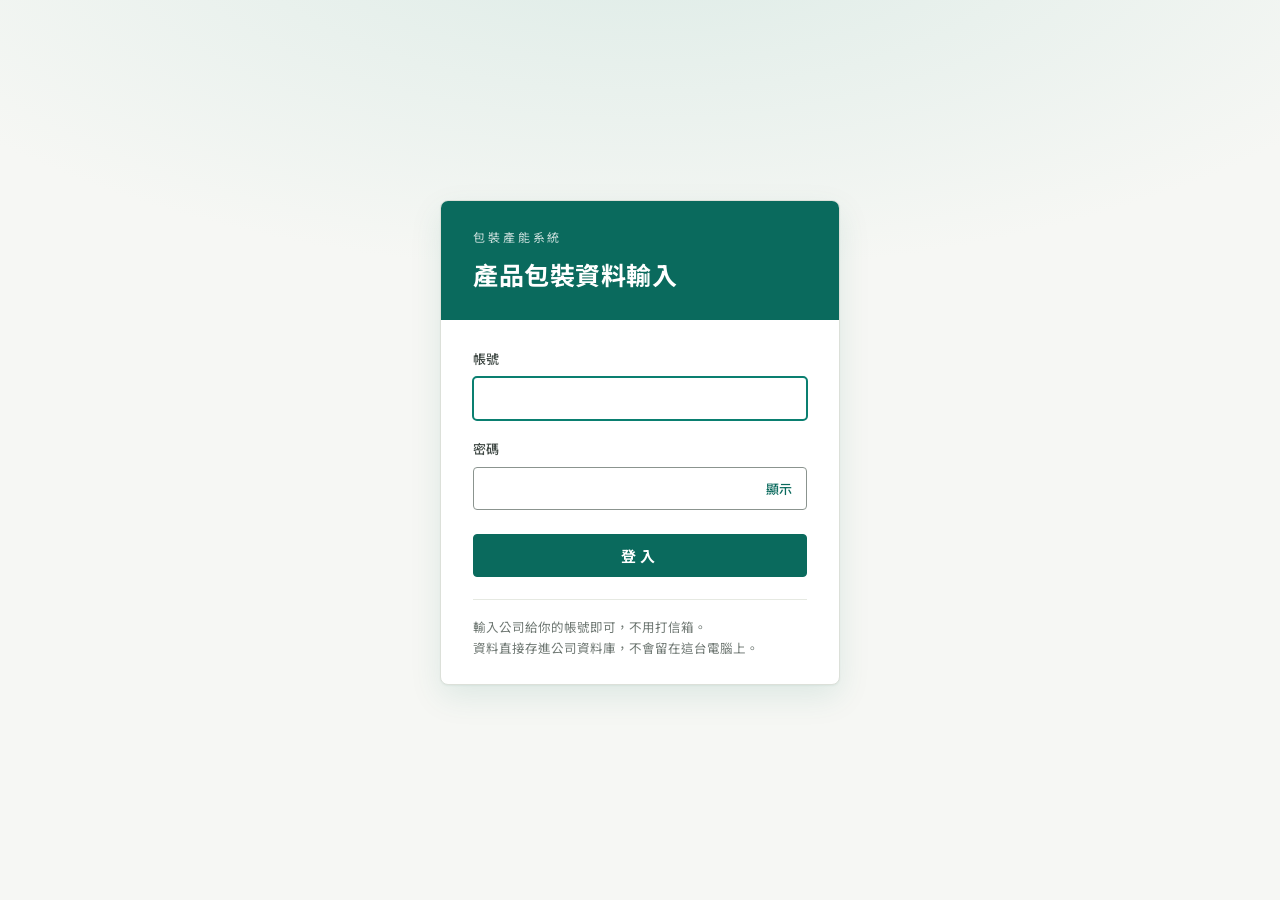
<file: index.html>
<!doctype html>
<html lang="zh-Hant">
<head>
<meta charset="utf-8">
<meta name="viewport" content="width=device-width,initial-scale=1">
<title>包裝產能系統</title>
<script>
// 首頁＝資料輸入（廠助每天打開就是要登打）。
// 儀表板搬到 dashboard.html；以前分享出去、帶 ?sku= 或 #章節 的儀表板連結照樣導到儀表板。
(function () {
  var q = location.search, h = location.hash;
  location.replace((q || h) ? 'dashboard.html' + q + h : 'entry.html');
})();
</script>
<noscript><meta http-equiv="refresh" content="0; url=entry.html"></noscript>
<style>body{font:15px/1.6 "Noto Sans TC",sans-serif;margin:40px 16px;color:#1d2327}a{color:#0f6b5c}</style>
</head>
<body>
<p>正在前往資料輸入…　<a href="entry.html">資料輸入</a>　·　<a href="dashboard.html">儀表板</a></p>
</body>
</html>
</file>
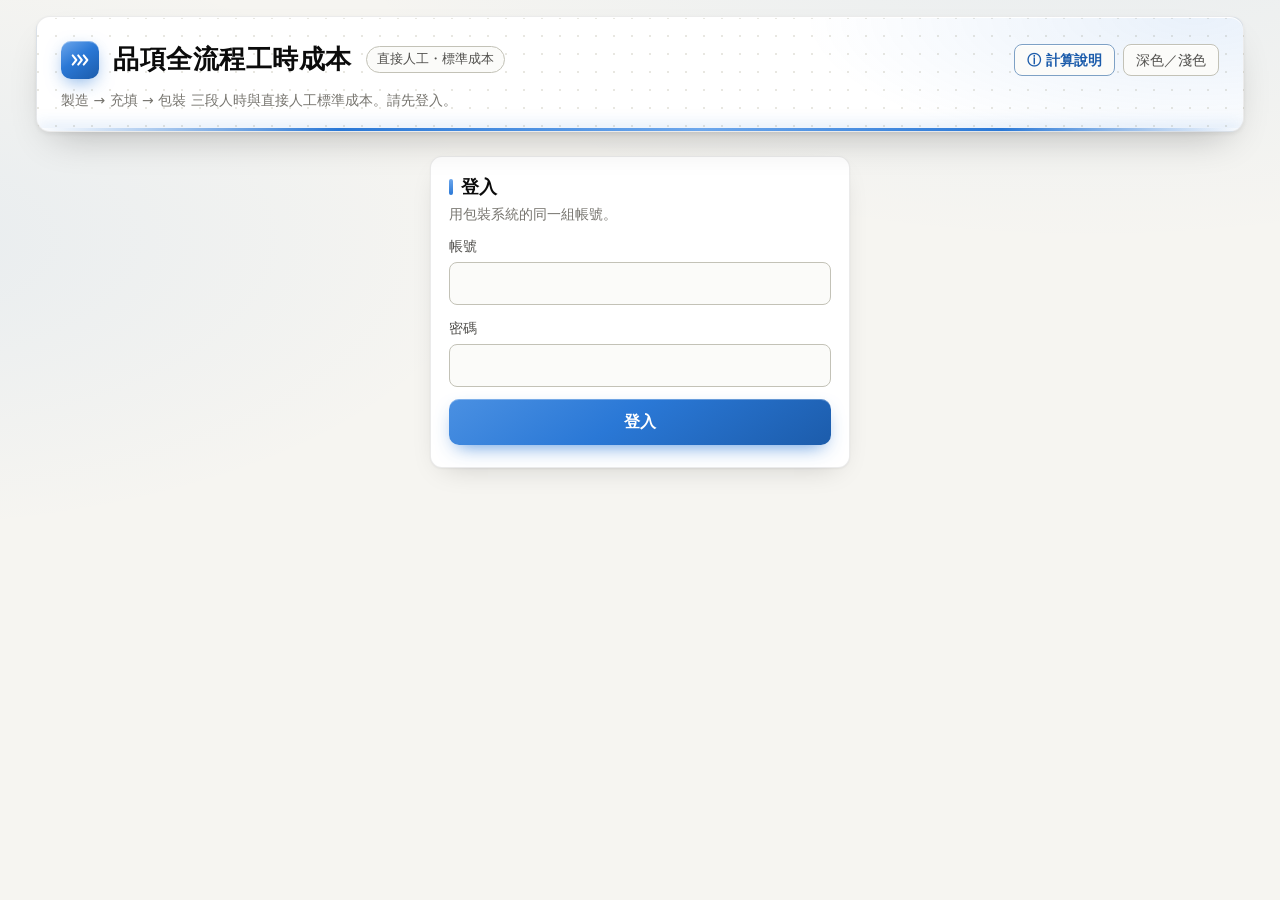
<file: efficiency/index.html>
<!doctype html>
<html lang="zh-Hant">
<head>
<meta charset="utf-8">
<meta name="viewport" content="width=device-width, initial-scale=1">
<title>品項全流程工時成本</title>
<link rel="stylesheet" href="style.css">
</head>
<body>
<div class="wrap">
  <header class="app">
    <span class="logo" aria-hidden="true"><svg viewBox="0 0 24 24" fill="none" stroke="#fff" stroke-width="2.2" stroke-linecap="round" stroke-linejoin="round"><path d="M4 7l4 5-4 5M10 7l4 5-4 5M16 7l4 5-4 5"/></svg></span><h1>品項全流程工時成本</h1>
        <span class="tag">直接人工・標準成本</span>
    <div class="hdr-btns"><a class="theme-btn hidden" id="importLink" href="import.html" style="text-decoration:none">資料匯入</a><button class="theme-btn help" id="helpBtn" type="button">ⓘ 計算說明</button><button class="theme-btn" id="themeBtn" type="button">深色／淺色</button><button class="theme-btn hidden" id="logout" type="button">登出</button></div>
    <div class="hdr-note" id="hdrNote">製造 → 充填 → 包裝 三段人時與直接人工標準成本。請先登入。</div>
  </header>

  <section id="loginBox" class="card login hidden" style="margin-top:24px">
    <div class="card-head"><div><h2>登入</h2><div class="sub">用包裝系統的同一組帳號。</div></div></div>
    <form id="loginForm">
      <label>帳號<input id="acc" autocomplete="username" required></label>
      <label>密碼<input id="pw" type="password" autocomplete="current-password" required></label>
      <button class="btn" type="submit" id="loginBtn" style="width:100%">登入</button>
      <div class="err" id="loginErr"></div>
    </form>
  </section>
  <section id="loading" class="card" style="margin-top:16px"><div class="empty" id="loadMsg">載入中…</div></section>

  <div id="app" class="hidden">
  <div class="filters" role="group" aria-label="篩選">
    <label>月份 <select id="month"></select></label>
    <label>工時費率 <input type="number" id="rate" min="0" step="10" value="200"> 元/人時</label>
    <span class="rate-hint">費率只影響畫面上的金額，不存檔；ROI 試算用</span>
    <span class="who" id="who" style="margin-left:auto"></span>
  </div>

  <nav class="tabs" role="tablist">
    <button role="tab" data-p="p1" aria-selected="true">① 每月總覽<span class="q">整體好不好？要處理哪幾項？</span></button>
    <button role="tab" data-p="p2" aria-selected="false">② 異常地圖<span class="q">哪個品項、哪個月？</span></button>
    <button role="tab" data-p="p3" aria-selected="false">③ 品項分析<span class="q">為什麼？哪一段？</span></button>
    <button role="tab" data-p="p4" aria-selected="false">④ 成本試算與 ROI<span class="q">做 N 瓶多少錢？改善省多少？</span></button>
    <button role="tab" data-p="p5" aria-selected="false">⑤ 資料健康度<span class="q">數字可以相信嗎？</span></button>
  </nav>

  <!-- ① 每月總覽 -->
  <section class="page on" id="p1">
    <p class="lede" id="lede"></p>
    <div class="kpis" id="kpis"></div>
    <div class="grid">
      <div class="card c7">
        <div class="card-head"><div><h2 id="trendTitle">效率指數趨勢</h2>
          <div class="sub">100 ＝ 剛好達到標準；高於 100 ＝ 比標準快。空心點為未結案月份（暫定）。</div></div>
          <button class="tbl-btn" data-t="trendTbl">數據表</button></div>
        <div class="chart" id="trend"></div>
        <div class="data-table" id="trendTbl"></div>
      </div>
      <div class="card c5">
        <div class="card-head"><div><h2 id="lossTitle">本月損失人時 Top 10</h2>
          <div class="sub">損失人時 ＝ 實際人時 − 標準人時。依損失排序＝處理優先順序。紅色＋「異常」＝效率指數低於 85。點擊看品項分析。</div></div></div>
        <div id="lossBars"></div>
      </div>
      <div class="card c12">
        <div class="card-head"><div><h2>上月追蹤</h2>
          <div class="sub" id="followSub"></div></div></div>
        <div class="tblwrap" id="follow"></div>
      </div>
    </div>
  </section>

  <!-- ② 異常地圖 -->
  <section class="page" id="p2">
    <div class="grid">
      <div class="card c12">
        <div class="card-head"><div><h2 id="heatTitle">全廠異常地圖（效率指數）</h2>
          <div class="sub">每格＝該品項當月的效率指數。預設依料號 A→Z；可切換為依損失排序。點擊品項看分析。</div></div>
          <div class="tools"><label>排序 <select id="heatSort"><option value="az">料號 A→Z</option><option value="loss">依本月損失人時</option></select></label><label><input type="checkbox" id="heatOnly" checked> 只看本月有生產</label></div></div>
        <div class="heat-scale" id="heatScale"></div>
        <div class="tblwrap" id="heat"></div>
      </div>
      <div class="card c7">
        <div class="card-head"><div><h2 id="paretoTitle">人力花在哪裡</h2>
          <div class="sub" id="paretoSub"></div></div>
          <button class="tbl-btn" data-t="paretoTbl">數據表</button></div>
        <div id="pareto"></div>
        <div class="data-table" id="paretoTbl"></div>
      </div>
      <div class="card c5">
        <div class="card-head"><div><h2>工段結構（全廠月人時）</h2>
          <div class="sub">每月製造、充填、包裝各用了多少人時；柱內為各段佔比，柱頂為合計。</div></div>
          <button class="tbl-btn" data-t="stackTbl">數據表</button></div>
        <div class="legend"><span><i style="background:var(--s1)"></i>製造</span><span><i style="background:var(--s2)"></i>充填</span><span><i style="background:var(--s3)"></i>包裝</span></div>
        <div class="chart" id="stack"></div>
        <div class="data-table" id="stackTbl"></div>
      </div>
    </div>
  </section>

  <!-- ③ 品項分析 -->
  <section class="page" id="p3">
    <div class="filters plain">
      <label>品項 <select id="sku" class="search"></select></label>
    </div>
    <p class="lede" id="skuLede"></p>
    <div class="grid">
      <div class="card c5">
        <div class="card-head"><div><h2>哪一段偏離標準？</h2>
          <div class="sub" id="stageSub"></div></div></div>
        <div class="legend"><span><i style="background:var(--s1)"></i>製造</span><span><i style="background:var(--s2)"></i>充填</span><span><i style="background:var(--s3)"></i>包裝</span><span><i class="line" style="background:var(--ink);width:2px;height:14px;vertical-align:-2px"></i>標準</span></div>
        <div class="stagecmp" id="stage"></div>
        <div class="note">單位：人時/千瓶。黑色直線＝標準；條長超過直線＝比標準慢。</div>
      </div>
      <div class="card c7">
        <div class="card-head"><div><h2>批次控制圖（製造＋充填）</h2>
          <div class="sub">每個點＝一個生產批。藍帶＝標準 ±20%。帶外的點要問原因。</div></div>
          <button class="tbl-btn" data-t="ctrlTbl">數據表</button></div>
        <div class="chart" id="ctrl"></div>
        <div class="note">包裝人時不在這張圖：生產批的全流程（含包裝）見下方「批次成本卡」。</div>
        <div class="data-table" id="ctrlTbl"></div>
      </div>
      <div class="card c6">
        <div class="card-head"><div><h2>製成率趨勢</h2>
          <div class="sub">實際半成品 ÷ 預估半成品。藍帶＝合理範圍 95%–105%。</div></div>
          <button class="tbl-btn" data-t="yldTbl">數據表</button></div>
        <div class="chart" id="yld"></div>
        <div class="data-table" id="yldTbl"></div>
      </div>
      <div class="card c6">
        <div class="card-head"><div><h2>每鍋人時（生管排程用）</h2>
          <div class="sub" id="potSub">製造＋充填人時 ÷ 鍋數。</div></div>
          <button class="tbl-btn" data-t="potTbl">數據表</button></div>
        <div class="chart" id="pot"></div>
        <div class="data-table" id="potTbl"></div>
      </div>
      <div class="card c12">
        <div class="card-head"><div><h2>批次成本卡（以製造日期串接，2026/10 起）</h2>
          <div class="sub">從製造到包裝，一個生產批實際花了多少人時、多少錢。</div></div></div>
        <div class="bcards" id="bcards"></div>
      </div>
      <div class="card c12">
        <div class="card-head"><div><h2>製造 → 包裝 隔了幾天（2026/10 起，全品項）</h2>
          <div class="sub" id="lagSub"></div></div></div>
        <div class="chart" id="lag"></div>
      </div>
    </div>
  </section>

  <!-- ④ 標準成本與 ROI -->
  <section class="page" id="p4">
    <div class="grid">
      <div class="card c12 calc">
        <div class="card-head"><div><h2>成本試算器：做 N 瓶，各段要多少人時、多少錢？</h2>
          <div class="sub">拉動數量即時計算。分母一律是「成品瓶數」：要包出這些瓶數，製造、充填、包裝各需投入多少人力。</div></div></div>
        <div class="calc-ctl">
          <label>品項<select id="calcSku"></select></label>
          <label>數量（瓶）<div class="qty"><input type="range" id="calcQty" min="100" max="20000" step="100" value="1000" aria-label="數量拉桿"><input type="number" id="calcQtyN" min="1" step="100" value="1000" aria-label="數量"></div></label>
          <label>計算依據<div class="seg" role="group"><button type="button" data-b="std" aria-pressed="true">標準</button><button type="button" data-b="act" aria-pressed="false">近 3 個月實際</button></div></label>
        </div>
        <div class="calc-out" id="calcOut"></div>
        <div class="compo" id="calcCompo"></div>
        <div class="formula" id="calcFormula"></div>
      </div>
      <div class="card c12">
        <div class="card-head"><div><h2>ROI 試算：如果這個品項回到標準，可以省多少？</h2>
          <div class="sub">預設帶入「損失人時最多」的品項。改任何欄位都會即時重算。</div></div></div>
        <div class="roi">
          <label>品項<select id="roiSku"></select></label>
          <label>每月產量（瓶）<input type="number" id="roiVol" min="0" step="100"></label>
          <label>目前人時/千瓶（近 3 個月）<input type="number" id="roiCur" min="0" step="0.1"></label>
          <label>目標效率指數<input type="number" id="roiTgt" min="50" max="150" step="5" value="100"></label>
        </div>
        <div class="roi-out" id="roiOut"></div>
      </div>
      <div class="card c12">
        <div class="card-head"><div><h2>標準人工成本表</h2>
          <div class="sub"><span class="baseTxt"></span>。每瓶成本隨上方工時費率即時換算。點擊品項可帶入上方試算器。</div></div>
          <div style="display:flex;gap:8px;align-items:center;flex-wrap:wrap">
            <select id="stdSort"><option value="az">料號 A→Z</option><option value="hrs">依近半年人時</option><option value="cost">依每瓶成本</option></select>
            <input type="search" id="stdSearch" class="search" placeholder="搜尋料號或品名">
            <button class="tbl-btn" id="stdExport">匯出 Excel (CSV)</button></div></div>
        <div class="legend"><span><i style="background:var(--s1)"></i>製造</span><span><i style="background:var(--s2)"></i>充填</span><span><i style="background:var(--s3)"></i>包裝</span></div>
        <div class="tblwrap" id="stdTbl"></div>
      </div>
    </div>
  </section>

  <!-- ⑤ 資料健康度 -->
  <section class="page" id="p5">
    <p class="lede" id="hLede"></p>
    <div class="lights" id="lights"></div>
    <div class="grid" style="margin-top:16px">
      <div class="card c12">
        <div class="card-head"><div><h2>各月檢核總表</h2>
          <div class="sub">結案率、包裝漏登兩項門檻都通過的月份，才納入標準工時計算；人數填寫率與物料平衡只做提醒。</div></div></div>
        <div class="tblwrap" id="hTbl"></div>
      </div>
      <div class="card c6">
        <div class="card-head"><div><h2 id="balTitle">物料平衡異常</h2>
          <div class="sub">近 3 個月 包裝瓶數 ÷ 製造成品數，超出 85%–115%。可能漏登、或料號登錄錯誤。成品數未填齊的月份不檢核。</div></div></div>
        <div class="tblwrap" id="balTbl"></div>
      </div>
      <div class="card c6">
        <div class="card-head"><div><h2 id="dqTitle">資料品質待處理</h2>
          <div class="sub">「需修正」＝時間或人數缺漏，不納入計算，請回 Excel 修正後重新匯入。「O 欄提醒」照常計算，只請確認 Excel 是否打錯。</div></div></div>
        <div class="tblwrap" id="dqTbl"></div>
      </div>
    </div>
  </section>

  <footer id="foot">資料來源：產品製成率 Excel（每月匯入）、包裝產能資料庫。數字由資料庫即時計算，重新整理頁面即取得最新結果。</footer>
  </div>
</div>
<div id="tip" role="tooltip"></div>
<dialog id="help" aria-labelledby="helpTitle">
  <div class="hd"><h2 id="helpTitle">計算說明與名詞定義</h2><button class="tbl-btn" id="helpClose" type="button">關閉</button></div>
  <div class="bd">
    <h3>一、人時怎麼來</h3>
    <table class="t"><tbody>
      <tr><td>製造、充填人時</td><td>來自製成率 Excel「工時」分頁。每段分鐘 ＝（結束 − 開始）＋ 前置作業；生產時段<b>完整涵蓋 12:00–13:00</b> 才扣 60 分午休（12 點多開工、做到 12 點多都照實計入）。人·分 ＝ 分鐘 × 人數。人時以起訖時間計算為準，Excel O 欄只做提醒。只填一段（製造或充填）也算有效。兩個品項共用一段作業時間（一列只填開始、下一列只填結束）時，合併計算後依鍋數分攤。時間或人數缺漏的列不納入。</td></tr>
      <tr><td>包裝人時</td><td>來自包裝輸入系統：工時（由起訖時間自動推算）× 人數。沒填人數的批次，人時與瓶數<b>都不列入</b>，避免結果失真。</td></tr>
      <tr><td>產量（分母）</td><td>製造、充填用「成品數（實際）」；包裝用「包裝瓶數」。兩邊各用各的分母，不互相除——同一批製造的量可能分好幾天包裝。</td></tr>
    </tbody></table>
    <h3>二、核心指標</h3>
    <table class="t"><tbody>
      <tr><td>人時/千瓶</td><td>人時 ÷ 產量 × 1,000。每做 1,000 瓶要花幾個人時。</td></tr>
      <tr><td>標準</td><td><span class="baseTxt"></span>：基準期內通過門檻的各月 人時/千瓶 的<b>中位數</b>，三段各自計算。每半年檢討一次，不每月變動（避免標準跟著變差的表現一起放寬）。</td></tr>
      <tr><td>效率指數</td><td>標準人時 ÷ 實際人時 × 100。標準人時 ＝ 各段標準 × 該段實際產量 ÷ 1,000。<b>100 ＝ 剛好達標，高於 100 ＝ 比標準快</b>。燈號：≥95 正常、85–95 注意、&lt;85 異常。</td></tr>
      <tr><td>損失人時</td><td>實際人時 − 標準人時。全廠合計只加總「比標準慢」的品項，避免被比較快的品項抵銷。</td></tr>
      <tr><td>人工成本</td><td>人時 × 工時費率。費率只影響畫面，不存檔，方便做 ROI 試算。</td></tr>
      <tr><td>離群批次</td><td>製造、充填：以每鍋人時判定，同品項 ≥ 8 批時，修正 z 分數 ≥ 3.5 且偏離中位數 ≥ 35% 的批次剔除（最多 10%），沿用製成率系統。包裝：每批產能 ÷ 該品項中位數 &lt; 0.5 或 &gt; 2.5（且工時 ≥ 1 小時）的批次剔除，沿用包裝儀表板。</td></tr>
    </tbody></table>
    <h3>三、資料可信度</h3>
    <table class="t"><tbody>
      <tr><td>結案</td><td>生產批的「成品數」已填入製成率 Excel 才算結案。未結案的月份標「暫定」，空心點表示。</td></tr>
      <tr><td>納入標準的門檻</td><td>製造資料結案率 ≥ 95%、包裝 0 天漏登，兩項都通過的月份才納入標準計算。包裝人數填寫率只做提醒：沒填人數的批次已逐批排除。</td></tr>
      <tr><td>物料平衡</td><td>近 3 個月 包裝瓶數 ÷ 製造成品數 超出 85%–115% 的品項。只列清單、不擋月份——庫存時間差與少量品項本來就會造成短期差異。成品數未填齊的月份不檢核。比值極端（如 &gt;200%）多半是料號登錄錯誤，請優先查。</td></tr>
    </tbody></table>
    <div class="warnbox"><b>使用前提醒</b><br>
      ① 標準只用了基準期的資料；「樣本月數」少於 3 的品項，數字僅供參考。<br>
      ② 成品數還沒填齊的月份標「暫定」（空心點），下次匯入後數字還會變。<br>
      ③ 效率指數極低的品項，多半是資料問題而不是真的做慢，請先到「資料健康度」核對。<br>
      ④ 這裡只反映狀況、不做異常處理紀錄；請製造單位依據數字找問題、提改善。</div>
  </div>
</dialog>

<script src="../idle.js"></script>
<script src="core.js"></script>
<script>
/* 品項全流程工時成本：儀表板。版面與圖表沿用設計稿第 3 版；數字由 production 的 view 即時計算。 */
let D = null, M = [], LAST_CLOSED = null;   // 登入後由 loadData() 填入
const STAGES = [
  { k: 'mfg', name: '製造', color: 'var(--s1)', ink: 'var(--s1-ink)' },
  { k: 'fill', name: '充填', color: 'var(--s2)', ink: 'var(--s2-ink)' },
  { k: 'pack', name: '包裝', color: 'var(--s3)', ink: 'var(--s3-ink)' },
];
const state = { m: null, sku: null, heatSort: 'az', heatOnly: true, stdSort: 'az', calcSku: null, calcQty: 1000, calcBasis: 'std' };

/* ── 小工具 ── */
const SVGNS = 'http://www.w3.org/2000/svg';
function s(tag, attrs, ...kids) {
  const e = document.createElementNS(SVGNS, tag);
  if (attrs) for (const [k, v] of Object.entries(attrs)) if (v != null) e.setAttribute(k, v);
  for (const k of kids.flat()) if (k != null) e.append(k instanceof Node ? k : document.createTextNode(String(k)));
  return e;
}
const fmtS = (v, d = 1) => v == null ? '–' : fmt(Math.abs(v) < Math.pow(10, -d) / 2 ? 0 : v, d);
const money = v => v == null ? '–' : (Math.abs(v) >= 10000 ? fmt(v / 10000, 1) + ' 萬' : fmt(v, 0)) ;
// 月份跨年時加上年份（例：26/12 月、27/1 月）
const mLabel = m => (M.length && M[0].slice(0, 4) !== M[M.length - 1].slice(0, 4) ? m.slice(2, 4) + '/' : '') + `${+m.slice(5)} 月`;
const isTemp = m => !(D.gate[m] && D.gate[m].gate);
const nm = c => D.names[c] || '';
let rate = 200;
try { const r = localStorage.getItem('pe-rate'); if (r) rate = +r || 200; } catch (e) {}

function niceTicks(lo, hi, n = 4) {
  if (hi === lo) { hi = lo + 1; }
  const raw = (hi - lo) / n, p = Math.pow(10, Math.floor(Math.log10(raw)));
  const step = [1, 2, 2.5, 5, 10].map(x => x * p).find(x => x >= raw);
  const a = Math.floor(lo / step) * step, b = Math.ceil(hi / step) * step;
  const t = []; for (let v = a; v <= b + step / 2; v += step) t.push(+v.toFixed(6));
  return t;
}

/* ── 提示框（值在前、標籤在後）── */
const tip = $('tip');
function showTip(ev, rows, title) {
  tip.replaceChildren();
  if (title) tip.append(h('div', { class: 'tl' }, title));
  for (const r of rows) {
    tip.append(h('div', { class: 'tr' }, r.color ? h('i', { style: `background:${r.color}` }) : null,
      h('span', { class: 'tv' }, r.v), h('span', { class: 'tl' }, r.l)));
  }
  tip.classList.add('on');
  const x = ev.clientX + 14, y = ev.clientY + 14, w = tip.offsetWidth, hh = tip.offsetHeight;
  tip.style.left = Math.min(x, innerWidth - w - 8) + 'px';
  tip.style.top = (y + hh > innerHeight - 8 ? ev.clientY - hh - 10 : y) + 'px';
}
const hideTip = () => tip.classList.remove('on');

/* ── 數據表（每張圖都有可讀的表格版本）── */
function dataTable(el, heads, rows) {
  el.replaceChildren(h('div', { class: 'tblwrap' }, h('table', { class: 't' },
    h('thead', null, h('tr', null, heads.map((x, i) => h('th', { class: i ? 'n' : null }, x)))),
    h('tbody', null, rows.map(r => h('tr', null, r.map((x, i) => h('td', { class: i ? 'n' : null }, x))))))));
}
document.addEventListener('click', e => {
  const b = e.target.closest('[data-t]'); if (!b) return;
  const t = $(b.dataset.t); t.classList.toggle('on');
  b.textContent = t.classList.contains('on') ? '收起數據表' : '數據表';
});

/* ── 計算核心 ── */
function evalSku(c, m) {
  const a = D.sku[c] && D.sku[c][m], st = D.std[c];
  if (!a || !st) return null;
  const r = { c, m, act: 0, std: 0, fg: a.fg, pb: a.pb, stages: {} };
  const add = (k, hrs, q) => {
    if (!(hrs > 0 && q > 0 && st[k] != null)) return;
    const sh = st[k] * q / 1000;
    r.stages[k] = { act: hrs / q * 1000, std: st[k], h: hrs, sh };
    r.act += hrs; r.std += sh;
  };
  add('mfg', a.mfg, a.fg); add('fill', a.fill, a.fg); add('pack', a.ph, a.pb);
  if (!r.act) return null;
  r.ei = r.std / r.act * 100; r.loss = r.act - r.std;
  return r;
}
let allSku = [];
function monthAll(m) { return allSku.map(c => evalSku(c, m)).filter(Boolean); }
function plant(m) {
  const L = monthAll(m), act = L.reduce((a, r) => a + r.act, 0), std = L.reduce((a, r) => a + r.std, 0);
  const loss = L.reduce((a, r) => a + Math.max(0, r.loss), 0);
  const stage = { mfg: 0, fill: 0, pack: 0 };
  for (const r of L) for (const k in r.stages) stage[k] += r.stages[k].h;
  return { act, std, ei: act ? std / act * 100 : null, loss, n: L.length, list: L, stage };
}
function eiStatus(ei) {
  if (ei == null) return { cls: 'mute', t: '無資料' };
  if (ei < 85) return { cls: 'crit', t: '異常' };
  if (ei < 95) return { cls: 'warn', t: '注意' };
  return { cls: 'good', t: '正常' };
}
function stdTotal(c) { const s = D.std[c] || {}; return s.mfg != null && s.fill != null && s.pack != null ? s.mfg + s.fill + s.pack : null; }

/* ── 折線圖（十字線＋提示框）── */
function lineChart(el, o) {
  el.replaceChildren();
  const W = el.clientWidth || 600, H = o.height || 240, ml = 46, mr = 18, mt = 14, mb = 30;
  const pw = W - ml - mr, ph = H - mt - mb;
  const vals = o.series.flatMap(sr => sr.values).filter(v => v != null);
  let lo = Math.min(...vals, ...(o.extra || [])), hi = Math.max(...vals, ...(o.extra || []));
  const pad = (hi - lo) * 0.12 || 5; lo -= pad; hi += pad;
  if (o.floor0) lo = Math.max(0, lo);
  const ticks = niceTicks(lo, hi); lo = ticks[0]; hi = ticks[ticks.length - 1];
  const n = o.x.length, X = i => ml + (n === 1 ? pw / 2 : i * pw / (n - 1)), Y = v => mt + ph - (v - lo) / (hi - lo) * ph;
  const svg = s('svg', { width: W, height: H, role: 'img', 'aria-label': o.aria || '' });
  if (o.band) svg.append(s('rect', { x: ml, width: pw, y: Y(Math.min(o.band[1], hi)), height: Math.max(0, Y(Math.max(o.band[0], lo)) - Y(Math.min(o.band[1], hi))), fill: 'var(--band)' }));
  for (const t of ticks) {
    svg.append(s('line', { x1: ml, x2: ml + pw, y1: Y(t), y2: Y(t), stroke: 'var(--grid)', 'stroke-width': 1 }));
    svg.append(s('text', { x: ml - 8, y: Y(t) + 4, 'text-anchor': 'end' }, o.yFmt ? o.yFmt(t) : fmt(t)));
  }
  o.x.forEach((lb, i) => svg.append(s('text', { x: X(i), y: H - 8, 'text-anchor': 'middle' }, lb)));
  for (const r of (o.refs || [])) {
    svg.append(s('line', { x1: ml, x2: ml + pw, y1: Y(r.y), y2: Y(r.y), stroke: r.color || 'var(--ink-2)', 'stroke-width': 1.5 }));
    svg.append(s('text', { x: ml + 6, y: Y(r.y) - 6, class: 'lab' }, r.label));
  }
  for (const sr of o.series) {
    let d = '', pen = false;
    sr.values.forEach((v, i) => { if (v == null) { pen = false; return; } d += (pen ? 'L' : 'M') + X(i) + ' ' + Y(v); pen = true; });
    if (o.area) {
      const idx = sr.values.map((v, i) => v == null ? -1 : i).filter(i => i >= 0);
      if (idx.length > 1) {
        const gid = 'g' + Math.random().toString(36).slice(2, 8);
        svg.append(s('defs', null, s('linearGradient', { id: gid, x1: 0, x2: 0, y1: 0, y2: 1 },
          s('stop', { offset: '0%', 'stop-color': sr.color, 'stop-opacity': .22 }), s('stop', { offset: '100%', 'stop-color': sr.color, 'stop-opacity': 0 }))));
        svg.append(s('path', { d: d + `L${X(idx[idx.length - 1])} ${mt + ph}L${X(idx[0])} ${mt + ph}Z`, fill: `url(#${gid})` }));
      }
    }
    svg.append(s('path', { d, fill: 'none', stroke: sr.color, 'stroke-width': 2, 'stroke-linejoin': 'round', 'stroke-linecap': 'round' }));
    sr.values.forEach((v, i) => {
      if (v == null) return;
      const hollow = o.hollow && o.hollow(i);
      svg.append(s('circle', { cx: X(i), cy: Y(v), r: 4.5, fill: hollow ? 'var(--card)' : sr.color, stroke: hollow ? sr.color : 'var(--card)', 'stroke-width': 2 }));
    });
    // 只標最後一點
    const li = sr.values.map((v, i) => v == null ? -1 : i).filter(i => i >= 0).pop();
    if (li != null && li >= 0 && o.endLabel !== false) svg.append(s('text', { x: X(li) + 8, y: Y(sr.values[li]) - 8, class: 'strong' }, (o.yFmt || fmt)(sr.values[li])));
  }
  // 十字線
  const cross = s('line', { y1: mt, y2: mt + ph, stroke: 'var(--axis)', 'stroke-width': 1, opacity: 0 });
  svg.append(cross);
  const hit = s('rect', { x: ml, y: mt, width: pw, height: ph, fill: 'transparent' });
  hit.addEventListener('pointermove', ev => {
    const bx = svg.getBoundingClientRect(), px = ev.clientX - bx.left;
    const i = Math.max(0, Math.min(n - 1, Math.round((px - ml) / (n === 1 ? 1 : pw / (n - 1)))));
    cross.setAttribute('x1', X(i)); cross.setAttribute('x2', X(i)); cross.setAttribute('opacity', 1);
    showTip(ev, o.series.map(sr => ({ color: sr.color, v: sr.values[i] == null ? '–' : (o.yFmt || fmt)(sr.values[i]), l: sr.name })), o.tipTitle ? o.tipTitle(i) : o.x[i]);
  });
  hit.addEventListener('pointerleave', () => { cross.setAttribute('opacity', 0); hideTip(); });
  svg.append(hit);
  el.append(svg);
}

/* ── 橫條圖 ── */
function hbars(el, items, o = {}) {
  el.replaceChildren();
  if (!items.length) { el.append(h('div', { class: 'empty' }, o.empty || '無資料')); return; }
  const max = Math.max(...items.map(x => x.v));
  const g = h('div', { class: 'hbars' });
  for (const it of items) {
    g.append(h('div', { class: 'lbl', title: it.label + ' ' + (it.name || '') }, h('span', { class: 'code' }, it.label), ' ', h('span', { class: 'nm' }, it.name || '')));
    const row = h('div', { class: 'row', tabindex: 0, onclick: it.onClick || null },
      h('div', { class: 'bar' + (it.mute ? ' mute' : '') + (it.bad ? ' bad' : ''), style: `width:calc((100% - 160px) * ${Math.max(0.004, it.v / max).toFixed(4)})` + (it.color ? `;background:${it.color}` : '') }),
      h('span', { class: 'val' }, it.text, it.bad ? h('span', { class: 'flag' }, '異常') : null));
    row.addEventListener('pointermove', ev => showTip(ev, it.tip, it.label + ' ' + (it.name || '')));
    row.addEventListener('pointerleave', hideTip);
    row.addEventListener('focus', () => { const r = row.getBoundingClientRect(); showTip({ clientX: r.right - 40, clientY: r.top }, it.tip, it.label); });
    row.addEventListener('blur', hideTip);
    g.append(row);
  }
  el.append(g);
}

/* ── 堆疊直條 ── */
function stackCols(el, months, rows) {
  el.replaceChildren();
  const W = el.clientWidth || 500, H = 250, ml = 50, mr = 10, mt = 14, mb = 30, pw = W - ml - mr, ph = H - mt - mb;
  const tot = months.map((_, i) => rows.reduce((a, r) => a + r.values[i], 0));
  const ticks = niceTicks(0, Math.max(...tot)), hi = ticks[ticks.length - 1];
  const Y = v => mt + ph - v / hi * ph, band = pw / months.length, bw = Math.min(46, band * 0.62);
  const svg = s('svg', { width: W, height: H, role: 'img', 'aria-label': '工段結構堆疊直條圖' });
  for (const t of ticks) {
    svg.append(s('line', { x1: ml, x2: ml + pw, y1: Y(t), y2: Y(t), stroke: 'var(--grid)' }));
    svg.append(s('text', { x: ml - 8, y: Y(t) + 4, 'text-anchor': 'end' }, fmt(t)));
  }
  months.forEach((m, i) => {
    const cx = ml + band * i + band / 2;
    let base = 0;
    rows.forEach((r, k) => {
      const v = r.values[i]; if (!v) return;
      const y0 = Y(base), y1 = Y(base + v), top = k === rows.length - 1;
      const hgt = Math.max(0, y0 - y1 - 2);   // 2px 表面間隙
      const x = cx - bw / 2;
      const path = top
        ? `M${x} ${y0 - 2}V${y1 + 4}Q${x} ${y1} ${x + 4} ${y1}H${x + bw - 4}Q${x + bw} ${y1} ${x + bw} ${y1 + 4}V${y0 - 2}Z`
        : `M${x} ${y0 - 2}V${y0 - 2 - hgt}H${x + bw}V${y0 - 2}Z`;
      const p = s('path', { d: path, fill: r.color, opacity: isTemp(m) ? 0.55 : 1 });
      p.addEventListener('pointermove', ev => showTip(ev, rows.map(rr => ({ color: rr.color, v: fmt(rr.values[i]) + ' 人時', l: rr.name })).concat([{ v: fmt(tot[i]) + ' 人時', l: '合計' }]), mLabel(m) + (isTemp(m) ? '（暫定）' : '')));
      p.addEventListener('pointerleave', hideTip);
      svg.append(p);
      const pct = v / tot[i] * 100;
      if (hgt >= 17) svg.append(s('text', { x: cx, y: (y0 - 2 + y1) / 2 + 4.5, 'text-anchor': 'middle', style: `fill:${r.ink};font-weight:600;font-size:12.5px;pointer-events:none`, opacity: isTemp(m) ? 0.8 : 1 }, fmt(pct, 0) + '%'));
      base += v;
    });
    svg.append(s('text', { x: cx, y: Y(tot[i]) - 6, 'text-anchor': 'middle', class: 'strong' }, fmt(tot[i])));
    svg.append(s('text', { x: cx, y: H - 8, 'text-anchor': 'middle' }, mLabel(m)));
  });
  el.append(svg);
}

/* ── 控制圖（時間散佈）── */
function ctrlChart(el, pts, stdv) {
  el.replaceChildren();
  if (!pts.length || stdv == null) { el.append(h('div', { class: 'empty' }, '此品項沒有足夠的生產批或尚無標準')); return; }
  const W = el.clientWidth || 600, H = 260, ml = 46, mr = 64, mt = 14, mb = 30, pw = W - ml - mr, ph = H - mt - mb;
  const t0 = Date.parse(D.ctrlFrom), t1 = Date.parse(D.ctrlTo);
  const vals = pts.map(p => p[1]).concat([stdv * 1.25, stdv * 0.75]);
  const ticks = niceTicks(Math.max(0, Math.min(...vals) * 0.9), Math.max(...vals) * 1.05);
  const lo = ticks[0], hi = ticks[ticks.length - 1];
  const X = d => ml + (Date.parse(d) - t0) / (t1 - t0) * pw, Y = v => mt + ph - (v - lo) / (hi - lo) * ph;
  const svg = s('svg', { width: W, height: H, role: 'img', 'aria-label': '批次控制圖' });
  svg.append(s('rect', { x: ml, width: pw, y: Y(stdv * 1.2), height: Y(stdv * 0.8) - Y(stdv * 1.2), fill: 'var(--band)' }));
  for (const t of ticks) {
    svg.append(s('line', { x1: ml, x2: ml + pw, y1: Y(t), y2: Y(t), stroke: 'var(--grid)' }));
    svg.append(s('text', { x: ml - 8, y: Y(t) + 4, 'text-anchor': 'end' }, fmt(t)));
  }
  D.ctrlMonths.forEach((ym, k) => {
    if (k % 2) return;
    svg.append(s('text', { x: X(ym + '-01'), y: H - 8, 'text-anchor': 'middle' }, `${+ym.slice(5)}月`));
  });
  svg.append(s('line', { x1: ml, x2: ml + pw, y1: Y(stdv), y2: Y(stdv), stroke: 'var(--ink-2)', 'stroke-width': 1.5 }));
  svg.append(s('text', { x: ml + pw + 6, y: Y(stdv) + 4, class: 'lab' }, '標準 ' + fmt(stdv, 1)));
  svg.append(s('text', { x: ml + pw + 6, y: Y(stdv * 1.2) + 4 }, '+20%'));
  svg.append(s('text', { x: ml + pw + 6, y: Y(stdv * 0.8) + 4 }, '−20%'));
  for (const p of pts) {
    const over = p[1] > stdv * 1.2, under = p[1] < stdv * 0.8;
    const g = s('g', { tabindex: 0 });
    g.append(s('circle', { cx: X(p[0]), cy: Y(p[1]), r: 12, fill: 'transparent' }));
    g.append(s('circle', { cx: X(p[0]), cy: Y(p[1]), r: 4.5, fill: p[3] ? 'var(--card)' : over ? 'var(--crit)' : 'var(--pt)', stroke: p[3] ? 'var(--muted)' : 'var(--card)', 'stroke-width': 2 }));
    g.addEventListener('pointermove', ev => showTip(ev, [
      { v: fmt(p[1], 1) + ' 人時/千瓶', l: over ? '超過標準 20%' : under ? '低於標準 20%' : '在範圍內' },
      { v: fmt(p[2]) + ' 瓶', l: '成品數' }].concat(p[3] ? [{ v: '離群', l: '已剔除，不計入標準' }] : []), p[0]));
    g.addEventListener('pointerleave', hideTip);
    svg.append(g);
  }
  el.append(svg);
}

/* ── 直方圖 ── */
function histogram(el, bins) {
  el.replaceChildren();
  const W = el.clientWidth || 600, H = 200, ml = 40, mr = 10, mt = 20, mb = 32, pw = W - ml - mr, ph = H - mt - mb;
  const ticks = niceTicks(0, Math.max(...bins.map(b => b.n), 4)), hi = ticks[ticks.length - 1];
  const band = pw / bins.length, bw = Math.min(24, band - 2), Y = v => mt + ph - v / hi * ph;
  const svg = s('svg', { width: W, height: H, role: 'img', 'aria-label': '製造到包裝間隔天數分布' });
  for (const t of ticks) {
    svg.append(s('line', { x1: ml, x2: ml + pw, y1: Y(t), y2: Y(t), stroke: 'var(--grid)' }));
    svg.append(s('text', { x: ml - 8, y: Y(t) + 4, 'text-anchor': 'end' }, fmt(t)));
  }
  bins.forEach((b, i) => {
    const x = ml + band * i + (band - bw) / 2, y = Y(b.n), y0 = Y(0);
    if (b.n) {
      const p = s('path', { d: `M${x} ${y0}V${y + 4}Q${x} ${y} ${x + 4} ${y}H${x + bw - 4}Q${x + bw} ${y} ${x + bw} ${y + 4}V${y0}Z`, fill: b.late ? 'var(--crit)' : 'var(--pt)' });
      p.addEventListener('pointermove', ev => showTip(ev, [{ v: b.n + ' 批', l: b.label }].concat(b.items ? [{ v: '', l: b.items }] : [])));
      p.addEventListener('pointerleave', hideTip);
      svg.append(p);
      svg.append(s('text', { x: x + bw / 2, y: y - 5, 'text-anchor': 'middle', class: 'strong' }, b.late ? b.n + ' 延遲' : b.n));
    }
    svg.append(s('text', { x: x + bw / 2, y: H - 12, 'text-anchor': 'middle' }, b.label));
  });
  el.append(svg);
}

function spark(values, color, w = 150, hh = 30) {
  const v = values.filter(x => x != null); if (v.length < 2) return null;
  const lo = Math.min(...v), hi = Math.max(...v), n = values.length;
  const X = i => 4 + i * (w - 8) / (n - 1), Y = x => hh - 4 - (x - lo) / ((hi - lo) || 1) * (hh - 8);
  let d = '', pen = false;
  values.forEach((x, i) => { if (x == null) { pen = false; return; } d += (pen ? 'L' : 'M') + X(i) + ' ' + Y(x); pen = true; });
  const li = values.length - 1;
  return s('svg', { width: w, height: hh, class: 'spark', 'aria-hidden': 'true' },
    s('path', { d, fill: 'none', stroke: 'var(--muted)', 'stroke-width': 1.5 }),
    values[li] != null ? s('circle', { cx: X(li), cy: Y(values[li]), r: 3.5, fill: color, stroke: 'var(--card)', 'stroke-width': 2 }) : null);
}

/* ══ ① 月會總覽 ══ */
function renderP1() {
  const m = state.m, i = M.indexOf(m), prev = M[i - 1];
  const P = plant(m), PP = prev ? plant(prev) : null;
  const top = P.list.filter(r => r.loss > 0).sort((a, b) => b.loss - a.loss);
  const dEI = PP ? P.ei - PP.ei : null;
  const H0 = D.health[m] || {};
  const temp = isTemp(m) ? (H0.missing ? `（暫定：包裝漏登 ${H0.missing} 天）` : `（暫定：成品數只填了 ${fmt(H0.fgFill, 1)}%）`) : '';
  const t2 = top.slice(0, 2);
  $('lede').replaceChildren(...[
    `${mLabel(m)}${temp} 全廠效率指數 `, h('b', null, fmt(P.ei, 1)),
    dEI != null ? `，比上月${dEI >= 0 ? '高' : '低'} ${fmt(Math.abs(dEI), 1)} 點。` : '。',
    t2.length ? ['損失人時最多的是 ', h('b', null, t2.map(r => `${r.c} ${nm(r.c)}（${fmt(r.loss)} 人時）`).join('、')), `，合計約 ${money(t2.reduce((a, r) => a + r.loss, 0) * rate)} 元。`] : '所有品項都在標準以內。',
    h('span', { class: 'src' }, `涵蓋 ${P.n} 個品項 · ${D.baseTxt} · 費率 ${rate} 元/人時`)].flat());

  const hl = checks(m).filter(x => x.gate && x.ok).length;
  const eiSeries = M.map(x => plant(x).ei);
  const kp = [
    { k: '效率指數', v: fmt(P.ei, 1), d: dEI == null ? '' : [h('span', { class: dEI >= 0 ? 'up' : 'dn' }, (dEI >= 0 ? '▲ ' : '▼ ') + fmt(Math.abs(dEI), 1)), ' vs 上月'], hero: true, sp: spark(eiSeries.slice(0, i + 1), 'var(--accent)') },
    { k: '全流程人時', v: fmt(P.act), u: '人時', d: PP ? `上月 ${fmt(PP.act)}` : '' },
    { k: '人工成本', v: money(P.act * rate), u: '元', d: PP ? `上月 ${money(PP.act * rate)} 元 · 費率 ${rate}` : `費率 ${rate} 元/人時` },
    { k: '損失人時', v: fmt(P.loss), u: '人時', d: `約 ${money(P.loss * rate)} 元 · ${top.length} 個品項` },
    { k: '資料齊全度', v: hl + ' / 2', d: (hl === 2 ? '可納入標準計算' : '數字暫定') + ` · 物料平衡待檢視 ${(H0.balance || []).length} 項` },
  ];
  $('kpis').replaceChildren(...kp.map(x => h('div', { class: 'kpi' + (x.hero ? ' hero' : '') },
    h('div', { class: 'k' }, x.k), h('div', { class: 'v' }, x.v, x.u ? h('small', null, x.u) : null), h('div', { class: 'd' }, x.d), x.sp || null)));

  $('trendTitle').textContent = `全廠效率指數趨勢（${M[0].slice(0, 4)}/${+M[0].slice(5)} 起）`;
  lineChart($('trend'), { x: M.map(mLabel), series: [{ name: '效率指數', values: eiSeries, color: 'var(--accent)' }], area: true,
    refs: [{ y: 100, label: '標準 100' }], extra: [100], yFmt: v => fmt(v, 0), hollow: k => isTemp(M[k]), height: 300,
    tipTitle: k => mLabel(M[k]) + (isTemp(M[k]) ? '（暫定）' : ''), aria: '全廠效率指數月趨勢' });
  dataTable($('trendTbl'), ['月份', '效率指數', '實際人時', '標準人時', '損失人時'], M.map(x => { const p = plant(x); return [mLabel(x) + (isTemp(x) ? '（暫定）' : ''), fmt(p.ei, 1), fmt(p.act), fmt(p.std), fmt(p.loss)]; }));

  $('lossTitle').textContent = `${mLabel(m)}損失人時 Top 10`;
  hbars($('lossBars'), top.slice(0, 10).map(r => ({ label: r.c, name: nm(r.c), v: r.loss,
    text: `${fmt(r.loss)} 人時 · ${money(r.loss * rate)} 元`, bad: r.ei < 85,
    tip: [{ v: fmt(r.loss, 1) + ' 人時', l: '損失' }, { v: fmt(r.ei, 0), l: '效率指數' }, { v: fmt(r.act, 1) + ' / ' + fmt(r.std, 1), l: '實際 / 標準人時' }],
    onClick: () => goSku(r.c) })), { empty: '本月沒有低於標準的品項' });

  // 上月追蹤
  if (!prev) { $('followSub').textContent = '第一個月，沒有上月可追蹤。'; $('follow').replaceChildren(); return; }
  const prevTop = PP.list.filter(r => r.loss > 0).sort((a, b) => b.loss - a.loss).slice(0, 5);
  $('followSub').textContent = `${mLabel(prev)}損失人時前 5 名，這個月改善了沒？`;
  const rows = prevTop.map(r => {
    const now = evalSku(r.c, m);
    const stt = !now ? { cls: 'mute', t: '本月未生產' } : now.ei >= 95 ? { cls: 'good', t: '已改善' } : now.ei >= 85 ? { cls: 'warn', t: '仍偏低' } : { cls: 'crit', t: '仍異常' };
    return h('tr', { class: 'click', onclick: () => goSku(r.c) },
      h('td', null, h('span', { class: 'code' }, r.c), ' ', h('span', { class: 'nm' }, nm(r.c))),
      h('td', { class: 'n' }, fmt(r.ei, 0)), h('td', { class: 'n' }, now ? fmt(now.ei, 0) : '–'),
      h('td', { class: 'n' }, now ? fmtS(now.loss) : '–'),
      h('td', null, h('span', { class: 'st ' + stt.cls }, h('span', null, stt.t))));
  });
  $('follow').replaceChildren(h('table', { class: 't' }, h('thead', null, h('tr', null,
    h('th', null, '品項'), h('th', { class: 'n' }, '上月效率指數'), h('th', { class: 'n' }, '本月效率指數'), h('th', { class: 'n' }, '本月損失人時（負＝節省）'), h('th', null, '狀態'))),
    h('tbody', null, rows)));
}

/* ══ ② 異常地圖 ══ */
function heatColor(ei) {
  if (ei == null) return null;
  const d = ei - 100;
  if (d <= -25) return ['var(--div-neg-3)', '#fff'];
  if (d <= -15) return ['var(--div-neg-2)', '#fff'];
  if (d <= -5) return ['var(--div-neg-1)', 'var(--ink)'];
  if (d < 5) return ['var(--div-mid)', 'var(--ink)'];
  if (d < 15) return ['var(--div-pos-1)', 'var(--ink)'];
  if (d < 25) return ['var(--div-pos-2)', '#fff'];
  return ['var(--div-pos-3)', '#fff'];
}
function renderP2() {
  const m = state.m;
  const scale = [['≤75', 'div-neg-3'], ['75–85', 'div-neg-2'], ['85–95', 'div-neg-1'], ['95–105', 'div-mid'], ['105–115', 'div-pos-1'], ['115–125', 'div-pos-2'], ['≥125', 'div-pos-3']];
  $('heatScale').replaceChildren('比標準慢', h('span', { class: 'sw' }, scale.map(([t, c]) => h('i', { style: `background:var(--${c})`, title: t }))), '比標準快',
    h('span', { style: 'margin-left:10px;color:var(--muted)' }, '（效率指數 ≤75 … ≥125，中間灰色＝95–105 正常）'));
  const rows = allSku.map(c => ({ c, cells: M.map(x => evalSku(c, x)), tot: M.reduce((a, x) => a + ((evalSku(c, x) || {}).act || 0), 0) }))
    .filter(r => r.cells.some(Boolean));
  const mi = M.indexOf(m);
  if (state.heatSort === 'az') rows.sort((a, b) => a.c.localeCompare(b.c, 'en'));
  else rows.sort((a, b) => { const la = a.cells[mi], lb = b.cells[mi]; return (lb ? lb.loss : -1e9) - (la ? la.loss : -1e9) || b.tot - a.tot; });
  const shown = state.heatOnly ? rows.filter(r => r.cells[mi]) : rows;
  $('heatTitle').textContent = `全廠異常地圖（效率指數）· ${state.heatSort === 'az' ? '料號 A→Z' : '依' + mLabel(m) + '損失排序'} · ${shown.length} 項`;
  const tbl = h('table', { class: 'heat' },
    h('thead', null, h('tr', null, h('th', { style: 'text-align:left' }, '品項'), M.map(x => h('th', null, mLabel(x) + (isTemp(x) ? '*' : ''))))),
    h('tbody', null, shown.map(r => h('tr', null,
      h('th', { class: 'rowh', onclick: () => goSku(r.c), title: '看品項分析' }, h('span', { class: 'code' }, r.c), ' ', h('span', { class: 'nm' }, nm(r.c).slice(0, 12))),
      r.cells.map((e, k) => {
        const col = e && heatColor(e.ei);
        const td = h('td', { class: (e ? '' : 'na') + (M[k] === m ? ' sel' : ''), style: col ? `background:${col[0]};color:${col[1]}` : null, tabindex: e ? 0 : null }, e ? fmt(e.ei, 0) : '·');
        if (e) {
          td.addEventListener('pointermove', ev => showTip(ev, [{ v: fmt(e.ei, 0), l: '效率指數' }, { v: ((D.sku[r.c][M[k]] || {}).n || 0) + ' 批', l: '製造批數（批數少，波動大）' }, { v: fmt(e.loss, 1) + ' 人時', l: e.loss >= 0 ? '損失' : '節省' }, { v: fmt(e.act, 1) + ' / ' + fmt(e.std, 1), l: '實際 / 標準人時' }], `${r.c} ${nm(r.c)} · ${mLabel(M[k])}`));
          td.addEventListener('pointerleave', hideTip);
        }
        return td;
      })))));
  $('heat').replaceChildren(tbl);

  // 柏拉圖：前段 80% 用主色，其餘灰
  const P = plant(m), list = P.list.slice().sort((a, b) => b.act - a.act);
  let cum = 0, cut = 0;
  list.forEach((r, k) => { cum += r.act; if (!cut && cum >= P.act * 0.8) cut = k + 1; });
  $('paretoTitle').textContent = `人力花在哪裡（${mLabel(m)}全流程人時）`;
  $('paretoSub').textContent = `前 ${cut} 個品項用掉 80% 人時（共 ${list.length} 項）。藍色＝這 ${cut} 項，是改善的主戰場。下方只列前 20。`;
  hbars($('pareto'), list.slice(0, 20).map((r, k) => ({ label: r.c, name: nm(r.c), v: r.act, mute: k >= cut,
    text: `${fmt(r.act)} 人時 · ${fmt(r.act / P.act * 100, 1)}%`,
    tip: STAGES.filter(st => r.stages[st.k]).map(st => ({ color: st.color, v: fmt(r.stages[st.k].h, 1) + ' 人時', l: st.name })),
    onClick: () => goSku(r.c) })));
  let c2 = 0;
  dataTable($('paretoTbl'), ['品項', '全流程人時', '佔比', '累計'], list.map(r => { c2 += r.act; return [r.c + ' ' + nm(r.c), fmt(r.act, 1), fmt(r.act / P.act * 100, 1) + '%', fmt(c2 / P.act * 100, 1) + '%']; }));

  const rowsS = STAGES.map(st => ({ name: st.name, color: st.color, ink: st.ink, values: M.map(x => plant(x).stage[st.k]) }));
  stackCols($('stack'), M, rowsS);
  dataTable($('stackTbl'), ['月份', '製造', '充填', '包裝', '包裝佔比'], M.map((x, k) => { const t = rowsS.reduce((a, r) => a + r.values[k], 0); return [mLabel(x), fmt(rowsS[0].values[k]), fmt(rowsS[1].values[k]), fmt(rowsS[2].values[k]), fmt(rowsS[2].values[k] / t * 100, 1) + '%']; }));
}

/* ══ ③ 品項分析 ══ */
function renderP3() {
  const c = state.sku, m = state.m, e = evalSku(c, m), st = D.std[c] || {};
  const tot = stdTotal(c);
  $('skuLede').replaceChildren(...[h('b', null, `${c} ${nm(c)}`), ' · 標準 ', h('b', null, tot ? fmt(tot, 1) : '–'), ' 人時/千瓶',
    tot ? `（每瓶 ${fmt(tot / 1000 * rate, 2)} 元）` : '', ' · ',
    e ? [`${mLabel(m)}效率指數 `, h('b', null, fmt(e.ei, 0)), `，${e.loss >= 0 ? '損失' : '節省'} ${fmt(Math.abs(e.loss), 1)} 人時`] : `${mLabel(m)}沒有生產`,
    e ? h('span', { class: 'st ' + eiStatus(e.ei).cls, style: 'margin-left:10px' }, h('span', null, eiStatus(e.ei).t)) : null,
    stdTotal(c) != null ? h('button', { class: 'go-btn', onclick: () => { state.calcSku = c; selectTab('p4'); } }, '試算這個品項的成本 →') : null].flat().filter(x => x != null));

  // 工段比較
  $('stageSub').textContent = `${mLabel(m)}實際 vs 標準（人時/千瓶）`;
  const box = $('stage'); box.replaceChildren();
  if (!e) box.append(h('div', { class: 'empty', style: 'grid-column:1/-1' }, '本月沒有生產'));
  else {
    const max = Math.max(...STAGES.map(x => e.stages[x.k] ? Math.max(e.stages[x.k].act, e.stages[x.k].std) : 0)) * 1.35;
    for (const x of STAGES) {
      const v = e.stages[x.k];
      box.append(h('div', null, x.name));
      if (!v) { box.append(h('div', { class: 'nm' }, '本月無資料')); continue; }
      const dev = (v.act / v.std - 1) * 100;
      const tr = h('div', { class: 'track' },
        h('div', { class: 'bar', style: `width:${v.act / max * 100}%;background:${x.color}` }),
        h('div', { class: 'std', style: `left:${v.std / max * 100}%` }),
        h('div', { class: 'val', style: `left:calc(${Math.max(v.act, v.std) / max * 100}% + 8px)` },
          `${fmt(v.act, 1)}（標準 ${fmt(v.std, 1)}，`, h('b', { style: `color:${dev > 20 ? 'var(--crit)' : 'inherit'}` }, (dev >= 0 ? '+' : '') + fmt(dev, 0) + '%'), '）'));
      tr.addEventListener('pointermove', ev => showTip(ev, [{ color: x.color, v: fmt(v.act, 1), l: '實際 人時/千瓶' }, { v: fmt(v.std, 1), l: '標準' }, { v: fmt(v.h, 1) + ' 人時', l: '本月實際投入' }], x.name));
      tr.addEventListener('pointerleave', hideTip);
      box.append(tr);
    }
  }

  // 控制圖
  const pts = D.ctrl[c] || [], sv = st.mfg != null && st.fill != null ? st.mfg + st.fill : null;
  ctrlChart($('ctrl'), pts, sv);
  dataTable($('ctrlTbl'), ['製造日', '人時/千瓶', '成品數', '判定'], pts.slice().reverse().map(p => [p[0], fmt(p[1], 1), fmt(p[2]), p[3] ? '離群（剔除）' : sv && p[1] > sv * 1.2 ? '超過 +20%' : sv && p[1] < sv * 0.8 ? '低於 −20%' : '範圍內']));

  // 製成率
  const ym = D.ctrlMonths;
  const yv = ym.map(x => (D.yield[c] || {})[x] ?? null);
  lineChart($('yld'), { x: ym.map(x => (x.endsWith('-01') ? x.slice(2, 4) + '/' : '') + (+x.slice(5))), series: [{ name: '製成率', values: yv, color: 'var(--pt)' }],
    band: [95, 105], extra: [95, 105], yFmt: v => fmt(v, 0) + '%', height: 220, tipTitle: k => ym[k], aria: '製成率月趨勢' });
  dataTable($('yldTbl'), ['月份', '製成率', '判定'], ym.map((x, k) => [x, yv[k] == null ? '–' : fmt(yv[k], 1) + '%', yv[k] == null ? '' : yv[k] < 95 || yv[k] > 105 ? '超出範圍' : '正常']));

  // 每鍋人時
  const pp = D.perpot[c] || {};
  const y25 = Object.entries(pp).filter(([x]) => x.startsWith(D.prevYear)).map(([, v]) => v);
  const avg25 = y25.length ? y25.reduce((a, b) => a + b, 0) / y25.length : null;
  const m26 = D.yearMonths;
  const pv = m26.map(x => pp[x] ?? null);
  $('potSub').textContent = `製造＋充填人時 ÷ 鍋數。灰線＝${D.prevYear} 年平均。`;
  lineChart($('pot'), { x: m26.map(x => +x.slice(5) + '月'), series: [{ name: `每鍋人時（${D.curYear}）`, values: pv, color: 'var(--pt)' }],
    refs: avg25 ? [{ y: avg25, label: D.prevYear + ' 平均 ' + fmt(avg25, 2), color: 'var(--muted)' }] : [], extra: avg25 ? [avg25] : [],
    yFmt: v => fmt(v, 1), height: 220, aria: '每鍋人時月趨勢', floor0: true });
  dataTable($('potTbl'), ['月份', '每鍋人時', D.prevYear + ' 平均'], m26.map((x, k) => [x, fmt(pv[k], 2), fmt(avg25, 2)]));

  // 批次成本卡
  const lk = D.linked.filter(b => b.c === c);
  const cards = lk.map(b => {
    const mh = (b.mfgH || 0) + (b.fillH || 0), all = mh + b.pack;
    const per = b.closed && b.fg > 0 ? (mh / b.fg + b.pack / b.pb) * 1000 : all / b.pb * 1000;
    const ei = tot ? tot / per * 100 : null, s2 = eiStatus(ei);
    return h('div', { class: 'bcard' },
      h('div', { class: 't1' }, `${b.c} · ${b.mfg.slice(5).replace('-', '/')} 製造`),
      h('div', { class: 't2' }, `${b.pots || '–'} 鍋 · 已包裝 ${fmt(b.pb)} 瓶 · 製造後 ${b.lag} 天包裝`),
      h('dl', null,
        h('dt', null, '製造'), h('dd', null, b.mfgH == null ? '工時未填' : fmt(b.mfgH, 1) + ' 人時'),
        h('dt', null, '充填'), h('dd', null, b.fillH == null ? '工時未填' : fmt(b.fillH, 1) + ' 人時'),
        h('dt', null, '包裝'), h('dd', null, fmt(b.pack, 1) + ' 人時'),
        h('dt', null, '全流程'), h('dd', { class: 'big' }, fmt(all, 1) + ' 人時'),
        h('dt', null, '人工成本'), h('dd', null, fmt(all * rate) + ' 元（每瓶 ' + fmt(all * rate / b.pb, 2) + ' 元）'),
        h('dt', null, '每千瓶'), h('dd', null, fmt(per, 1) + ' 人時'),
        h('dt', null, '效率指數'), h('dd', null, ei ? [fmt(ei, 0) + ' ', h('span', { class: 'st ' + s2.cls }, h('span', null, s2.t))] : '–')),
      h('div', { class: 't2', style: 'margin-top:6px' }, b.closed
        ? `已結案：成品 ${fmt(b.fg)} 瓶。每千瓶＝製造充填 ÷ 成品數 ＋ 包裝 ÷ 包裝瓶數`
        : '成品數尚未填入製成率 Excel → 本批「未結案」，以已包裝瓶數暫代'),
      b.mfgOutlier ? h('div', { class: 't2' }, '這批製造／充填工時被判為離群，請核對 Excel') : null);
  });
  $('bcards').replaceChildren(...(cards.length ? cards : [h('div', { class: 'empty' }, `${c} 近 12 個月還沒有以製造日期串接的批次（包裝紀錄 2026/10 起才有製造日期）。`)]));

  // 間隔天數
  const bins = Array.from({ length: 11 }, (_, k) => ({ label: k === 10 ? '10+ 天' : k + ' 天', n: 0, late: k > D.lagLate, items: [] }));
  $('lagSub').textContent = `超過 ${D.lagLate} 天標為延遲：半成品放太久，可能影響品質與庫存。共 ${D.linked.length} 批。`;
  for (const b of D.linked) { const k = Math.max(0, Math.min(10, b.lag)); bins[k].n++; bins[k].items.push(b.c); }
  bins.forEach(b => b.items = b.items.join('、'));
  histogram($('lag'), bins);
}
function goSku(c) { state.sku = c; $('sku').value = c; selectTab('p3'); }

/* ══ ④ 標準成本與 ROI ══ */
function renderP4() {
  const q = ($('stdSearch').value || '').trim().toLowerCase();
  const list = allSku.filter(c => stdTotal(c) != null).map(c => {
    const s2 = D.std[c], t = stdTotal(c);
    const vol = D.base.reduce((a, x) => a + ((D.sku[c][x] || {}).pb || 0), 0);
    const hrs = D.base.reduce((a, x) => a + ((evalSku(c, x) || {}).act || 0), 0);
    return { c, s: s2, t, vol, hrs, n: Math.min(s2.mfg_n, s2.fill_n, s2.pack_n) };
  });
  const sorter = { az: (a, b) => a.c.localeCompare(b.c, 'en'), hrs: (a, b) => b.hrs - a.hrs, cost: (a, b) => b.t - a.t }[state.stdSort];
  list.sort(sorter);
  const hit = list.filter(r => !q || r.c.toLowerCase().includes(q) || nm(r.c).toLowerCase().includes(q));
  const shown = hit;
  const maxT = Math.max(...list.map(r => r.t));
  const tb = h('table', { class: 't' }, h('thead', null, h('tr', null,
    h('th', null, '品項'), h('th', null, '標準人時/千瓶（製造｜充填｜包裝）'), h('th', { class: 'n' }, '標準成本/瓶'), h('th', { class: 'n' }, '包裝佔比'), h('th', { class: 'n' }, '樣本月數'))),
    h('tbody', null, shown.map(r => {
      const bar = h('div', { style: 'display:flex;gap:2px;height:14px;align-items:center;min-width:160px' },
        ...STAGES.map(st => h('div', { style: `width:${r.s[st.k] / maxT * 70}%;height:14px;background:${st.color};border-radius:${st.k === 'pack' ? '0 4px 4px 0' : '0'}` })),
        h('span', { style: 'margin-left:8px;white-space:nowrap' }, fmt(r.t, 1)));
      const tr = h('tr', { class: 'click', onclick: () => { state.calcSku = r.c; $('calcSku').value = r.c; renderCalc(); scrollTo({ top: 0, behavior: 'smooth' }); } },
        h('td', null, h('span', { class: 'code' }, r.c), ' ', h('span', { class: 'nm' }, nm(r.c))),
        h('td', null, bar), h('td', { class: 'n' }, fmt(r.t / 1000 * rate, 2) + ' 元'),
        h('td', { class: 'n' }, fmt(r.s.pack / r.t * 100, 0) + '%'),
        h('td', { class: 'n' }, h('span', { class: 'st fixed ' + (r.n < 3 ? 'warn' : 'blank'), title: r.n < 3 ? '樣本少於 3 個月，僅供參考' : '' }, h('span', null, r.n < 3 ? r.n + ' 偏少' : String(r.n)))));
      tr.addEventListener('pointermove', ev => { if (ev.target.closest('td:nth-child(2)')) showTip(ev, STAGES.map(st => ({ color: st.color, v: fmt(r.s[st.k], 1), l: st.name })), r.c + ' ' + nm(r.c)); else hideTip(); });
      tr.addEventListener('pointerleave', hideTip);
      return tr;
    })));
  $('stdTbl').replaceChildren(tb, h('div', { class: 'note' }, `共 ${list.length} 個品項有完整三段標準（另有 ${Object.keys(D.std).length - list.length} 項缺某一段的標準，不列入此表）。`));
  $('stdExport').onclick = () => {
    const lines = [['料號', '品名', '製造(人時/千瓶)', '充填(人時/千瓶)', '包裝(人時/千瓶)', '合計(人時/千瓶)', `標準成本/瓶(元,費率${rate})`, '樣本月數']]
      .concat(list.map(r => [r.c, nm(r.c), r.s.mfg, r.s.fill, r.s.pack, +r.t.toFixed(3), +(r.t / 1000 * rate).toFixed(2), r.n]));
    const csv = '﻿' + lines.map(l => l.map(x => `"${String(x).replace(/"/g, '""')}"`).join(',')).join('\r\n');
    const a = h('a', { href: URL.createObjectURL(new Blob([csv], { type: 'text/csv' })), download: `標準人工成本表_${rate}元.csv` });
    document.body.append(a); a.click(); a.remove();
  };
  renderROI(list);
  renderCalc();
}
let roiInit = false;
function renderROI(list) {
  const sel = $('roiSku');
  if (!roiInit) {
    sel.replaceChildren(...list.slice().sort((a, b) => a.c.localeCompare(b.c, 'en')).map(r => h('option', { value: r.c }, `${r.c} ${nm(r.c)}`)));
    const worst = plant(state.m).list.filter(r => r.loss > 0 && stdTotal(r.c) != null).sort((a, b) => b.loss - a.loss)[0];
    if (!list.length) return;
    sel.value = worst ? worst.c : list[0].c; roiFill(); roiInit = true;
    sel.onchange = roiFill; for (const id of ['roiVol', 'roiCur', 'roiTgt']) $(id).oninput = roiCalc;
  }
  roiCalc();
}
function roiFill() {
  const c = $('roiSku').value, i = M.indexOf(LAST_CLOSED), win = M.slice(Math.max(0, i - 2), i + 1);
  const vol = D.base.map(x => (D.sku[c][x] || {}).pb || 0).filter(Boolean);
  $('roiVol').value = vol.length ? Math.round(vol.reduce((a, b) => a + b, 0) / vol.length / 100) * 100 : 1000;
  const L = win.map(x => evalSku(c, x)).filter(Boolean);
  const act = L.reduce((a, r) => a + r.act, 0), std = L.reduce((a, r) => a + r.std, 0);
  $('roiCur').value = std ? (stdTotal(c) * act / std).toFixed(1) : stdTotal(c).toFixed(1);
  roiCalc();
}
function roiCalc() {
  const c = $('roiSku').value, vol = +$('roiVol').value || 0, cur = +$('roiCur').value || 0, tgt = +$('roiTgt').value || 100;
  if (!c || stdTotal(c) == null) { $('roiOut').replaceChildren(); return; }
  const target = stdTotal(c) * 100 / tgt, save = Math.max(0, (cur - target) * vol / 1000);
  const out = [
    { k: '目標人時/千瓶', v: fmt(target, 1), d: `標準 ${fmt(stdTotal(c), 1)} × 100 ÷ ${tgt}` },
    { k: '每月可省人時', v: fmt(save, 1), u: '人時', d: `(${fmt(cur, 1)} − ${fmt(target, 1)}) × ${fmt(vol)} 瓶 ÷ 1000` },
    { k: '每月可省金額', v: fmt(save * rate), u: '元', d: `× 費率 ${rate} 元` },
    { k: '一年可省金額', v: money(save * rate * 12), u: '元', d: '× 12 個月（ROI 的效益端）' },
  ];
  $('roiOut').replaceChildren(...out.map(x => h('div', { class: 'kpi' }, h('div', { class: 'k' }, x.k), h('div', { class: 'v' }, x.v, x.u ? h('small', null, x.u) : null), h('div', { class: 'd' }, x.d))));
}

/* ── 成本試算器 ── */
function actualRates(c) {
  const i = M.indexOf(LAST_CLOSED), win = M.slice(Math.max(0, i - 2), i + 1);
  const t = { mfg: 0, fill: 0, fg: 0, ph: 0, pb: 0 };
  for (const x of win) { const a = (D.sku[c] || {})[x]; if (!a) continue; t.mfg += a.mfg || 0; t.fill += a.fill || 0; t.fg += a.fg || 0; t.ph += a.ph || 0; t.pb += a.pb || 0; }
  return { mfg: t.fg && t.mfg ? t.mfg / t.fg * 1000 : null, fill: t.fg && t.fill ? t.fill / t.fg * 1000 : null, pack: t.pb && t.ph ? t.ph / t.pb * 1000 : null, win };
}
let calcInit = false;
function renderCalc() {
  const sel = $('calcSku');
  if (!calcInit) {
    const opts = allSku.filter(c => stdTotal(c) != null).sort((a, b) => a.localeCompare(b, 'en'));
    sel.replaceChildren(...opts.map(c => h('option', { value: c }, `${c} ${nm(c)}`)));
    sel.onchange = e => { state.calcSku = e.target.value; renderCalc(); };
    const setQ = v => { state.calcQty = Math.max(1, Math.round(+v || 0)); $('calcQty').value = Math.min(20000, state.calcQty); $('calcQtyN').value = state.calcQty; renderCalc(); };
    $('calcQty').oninput = e => setQ(e.target.value);
    $('calcQtyN').oninput = e => setQ(e.target.value);
    document.querySelectorAll('.seg [data-b]').forEach(b => b.onclick = () => {
      state.calcBasis = b.dataset.b;
      document.querySelectorAll('.seg [data-b]').forEach(x => x.setAttribute('aria-pressed', x === b));
      renderCalc();
    });
    calcInit = true;
  }
  const c = state.calcSku, q = state.calcQty;
  if (!c || stdTotal(c) == null) { $('calcOut').replaceChildren(h('div', { class: 'empty' }, '沒有品項有完整三段標準')); return; }
  sel.value = c;
  const st = D.std[c], act = actualRates(c), useAct = state.calcBasis === 'act';
  const rates = {}; let missing = [];
  for (const x of STAGES) { const r = useAct ? act[x.k] : st[x.k]; if (r == null) missing.push(x.name); rates[x.k] = r ?? st[x.k]; }
  const hrs = Object.fromEntries(STAGES.map(x => [x.k, rates[x.k] * q / 1000]));
  const total = hrs.mfg + hrs.fill + hrs.pack;
  const stdTot = stdTotal(c) * q / 1000;
  const actTot = ['mfg', 'fill', 'pack'].every(k => act[k] != null) ? (act.mfg + act.fill + act.pack) * q / 1000 : null;
  const tiles = STAGES.map(x => h('div', { class: 'kpi' },
    h('div', { class: 'k' }, h('span', { class: 'sw', style: `background:${x.color}` }), x.name),
    h('div', { class: 'v' }, fmt(hrs[x.k] * rate), h('small', null, '元')),
    h('div', { class: 'd' }, `${fmt(hrs[x.k], 1)} 人時 · 每瓶 ${fmt(hrs[x.k] * rate / q, 2)} 元`)));
  const cmp = useAct ? `標準為 ${fmt(stdTot * rate)} 元，實際${total >= stdTot ? '多' : '少'} ${fmt(Math.abs(total - stdTot) / stdTot * 100, 0)}%`
                     : actTot != null ? `近 3 個月實際約 ${fmt(actTot * rate)} 元（${actTot >= stdTot ? '+' : '−'}${fmt(Math.abs(actTot - stdTot) / stdTot * 100, 0)}%）` : '近 3 個月實際資料不足';
  $('calcOut').replaceChildren(...tiles, h('div', { class: 'kpi hero' },
    h('div', { class: 'k' }, `全流程 · ${c} × ${fmt(q)} 瓶`),
    h('div', { class: 'v' }, fmt(total * rate), h('small', null, '元')),
    h('div', { class: 'd' }, `${fmt(total, 1)} 人時 · 每瓶 ${fmt(total * rate / q, 2)} 元`),
    h('div', { class: 'd' }, cmp)));
  const compo = h('div', { class: 'barwrap', role: 'img', 'aria-label': '各段成本組成' }, ...STAGES.map(x => {
    const p = hrs[x.k] / total * 100;
    const seg = h('div', { class: 'seg2', style: `width:${p}%;background:${x.color}` }, p >= 9 ? `${x.name} ${fmt(p, 0)}%` : '');
    seg.addEventListener('pointermove', ev => showTip(ev, [{ color: x.color, v: fmt(hrs[x.k] * rate) + ' 元', l: `${x.name} · ${fmt(p, 1)}%` }]));
    seg.addEventListener('pointerleave', hideTip);
    return seg;
  }));
  $('calcCompo').replaceChildren(h('div', { class: 'legend' }, ...STAGES.map(x => h('span', null, h('i', { style: `background:${x.color}` }), `${x.name} ${fmt(hrs[x.k] / total * 100, 0)}%`))), compo);
  $('calcFormula').replaceChildren(...[...STAGES.map(x => h('div', null, `${x.name}：`, h('b', null, fmt(rates[x.k], 2)), ` 人時/千瓶 × ${fmt(q)} 瓶 ÷ 1,000 ＝ `, h('b', null, fmt(hrs[x.k], 2) + ' 人時'), ` × ${rate} 元 ＝ `, h('b', null, fmt(hrs[x.k] * rate) + ' 元'))),
    st.mfg_n < 3 || st.fill_n < 3 || st.pack_n < 3 ? h('div', { class: 'warnbox' }, `提醒：${c} 的標準樣本少於 3 個月（製造 ${st.mfg_n}、充填 ${st.fill_n}、包裝 ${st.pack_n}），試算結果僅供參考。`) : null,
    h('div', { class: 'note' }, (useAct ? `實際＝${act.win.map(mLabel).join('、')}加權平均` : D.baseTxt) + (missing.length ? `；${missing.join('、')}無實際資料，改用標準` : '') + '。數量超過 20,000 瓶請直接輸入數字。')].filter(Boolean));
}

/* ══ ⑤ 資料健康度 ══ */
function checks(m) {
  const H = D.health[m] || { balance: [] }, G = D.gateCfg;
  const fgOk = H.fgFill != null && H.fgFill >= G.fg_fill, missOk = H.missing != null && H.missing <= G.missing_days;
  return [
    { k: '製造資料結案率', v: H.fgFill == null ? '無資料' : fmt(H.fgFill, 1) + '%', ok: fgOk, gate: true,
      d: H.fgFill == null ? '這個月沒有匯入製成率資料' : fgOk ? '成品數已填齊' : `還有 ${fmt(100 - H.fgFill, 1)}% 的生產批沒填成品數` },
    { k: '包裝月結', v: H.missing == null ? '無資料' : H.missing + ' 天漏登', ok: missOk, gate: true, d: '工作日都有包裝紀錄或「無作業」標記' },
    { k: '物料平衡', v: H.fgReady ? H.balance.length + ' 項待檢視' : '暫不檢核', ok: null, gate: false,
      d: H.fgReady ? '只列清單、不擋月份：近 3 個月包裝 ÷ 製造超出 85–115%' : '成品數未填齊，填齊後才檢核' },
    { k: '人數填寫率', v: H.headPct == null ? '無資料' : fmt(H.headPct, 0) + '%', ok: H.headPct != null && H.headPct >= G.head_pct, gate: false,
      d: '提醒（不擋月份）：沒填人數的包裝批次逐批排除' },
  ];
}
function renderP5() {
  const m = state.m, C = checks(m), G = C.filter(x => x.gate), ok = G.filter(x => x.ok).length;
  const tag = x => x.ok === null ? ['mute', '檢視清單（不擋）'] : x.gate ? (x.ok ? ['good', '通過'] : ['warn', '需處理']) : (x.ok ? ['good', '正常'] : ['warn', '提醒（不擋）']);
  $('hLede').replaceChildren(`${mLabel(m)}資料齊全度 `, h('b', null, `${ok} / ${G.length}`), ok === G.length ? '，可以納入標準工時計算。' : '，有項目需要先處理，數字暫定。', C[2].v === '暫不檢核' ? '物料平衡待成品數填齊後檢核。' : `物料平衡另有 ${(D.health[m] || { balance: [] }).balance.length} 項待檢視。`,
    h('span', { class: 'src' }, '物料平衡每月都有一些品項超出（庫存時間差、少量品項），若當門檻則沒有任何月份能納入，因此只列清單。門檻值存在資料庫設定，可調整。'));
  $('lights').replaceChildren(...C.map(x => h('div', { class: 'light' }, h('div', { class: 'k' }, x.k), h('div', { class: 'v' }, x.v),
    h('span', { class: 'st ' + tag(x)[0] }, h('span', null, tag(x)[1])), h('div', { class: 'note', style: 'margin-top:4px' }, x.d))));
  $('hTbl').replaceChildren(h('table', { class: 't' }, h('thead', null, h('tr', null, h('th', null, '月份'), ...checks(M[0]).map(x => h('th', null, x.k)), h('th', null, '結果'))),
    h('tbody', null, M.map(x => { const cc = checks(x), n = cc.filter(y => y.gate && !y.ok).length; return h('tr', { class: x === m ? 'click' : null, style: x === m ? 'background:var(--accent-wash)' : null },
      h('td', null, mLabel(x)), ...cc.map(y => h('td', null, h('span', { class: 'st ' + (y.ok === null ? 'mute' : y.ok ? 'good' : 'warn') }, h('span', null, y.v)))),
      h('td', null, n === 0 ? h('b', null, '納入標準') : '暫定')); }))));
  const bal = (D.health[m] || { balance: [] }).balance;
  $('balTitle').textContent = `物料平衡異常（${mLabel(m)}，${bal.length} 項）`;
  $('balTbl').replaceChildren(bal.length ? h('table', { class: 't' }, h('thead', null, h('tr', null, h('th', null, '品項'), h('th', { class: 'n' }, '包裝瓶數'), h('th', { class: 'n' }, '製造成品數'), h('th', { class: 'n' }, '比值（紅＝差 >50%）'))),
    h('tbody', null, bal.map(b => h('tr', { class: 'click', onclick: () => goSku(b.c) }, h('td', null, h('span', { class: 'code' }, b.c), ' ', h('span', { class: 'nm' }, nm(b.c))), h('td', { class: 'n' }, fmt(b.pb)), h('td', { class: 'n' }, fmt(b.fg)),
      h('td', { class: 'n' }, h('span', { class: 'st fixed ' + (b.r > 1.5 || b.r < 0.5 ? 'crit' : 'warn'), title: b.r > 1.5 || b.r < 0.5 ? '差距超過 50%：優先查' : '差距 15–50%' }, h('span', null, fmt(b.r * 100, 0) + '%'))))))) : h('div', { class: 'empty' }, (D.health[m] || {}).fgReady ? '沒有超出範圍的品項' : '成品數尚未填齊，暫不檢核物料平衡'));
  const dq = D.anoms.filter(a => a.d.slice(0, 7) === m);
  $('dqTitle').textContent = `資料品質待處理（${mLabel(m)}，${dq.length} 列）`;
  $('dqTbl').replaceChildren(dq.length ? h('table', { class: 't' }, h('thead', null, h('tr', null, h('th', null, '日期'), h('th', null, '品項'), h('th', { class: 'n' }, 'Excel 列'), h('th', null, '類型'), h('th', null, '問題'))),
    h('tbody', null, dq.map(a => h('tr', null, h('td', null, a.d.slice(5).replace('-', '/')), h('td', null, h('span', { class: 'code' }, a.c), ' ', h('span', { class: 'nm' }, a.name || nm(a.c))),
      h('td', { class: 'n' }, a.row == null ? '–' : a.row),
      h('td', null, h('span', { class: 'st ' + (a.kind === 'invalid' ? 'crit' : 'warn') }, h('span', null, a.kind === 'invalid' ? '需修正' : 'O 欄提醒'))),
      h('td', null, a.why))))) : h('div', { class: 'empty' }, '本月沒有待處理的工時資料'));
}

/* ── 分頁、篩選、重繪 ── */
let cur = 'p1';
function selectTab(p) {
  cur = p;
  document.querySelectorAll('nav.tabs button').forEach(b => b.setAttribute('aria-selected', b.dataset.p === p));
  document.querySelectorAll('.page').forEach(s2 => s2.classList.toggle('on', s2.id === p));
  render(); scrollTo({ top: 0 });
}
function render() {
  hideTip();
  ({ p1: renderP1, p2: renderP2, p3: renderP3, p4: renderP4, p5: renderP5 })[cur]();
}
document.querySelectorAll('nav.tabs button').forEach(b => b.onclick = () => selectTab(b.dataset.p));
function init() {
$('month').replaceChildren(...M.slice().reverse().map(x => h('option', { value: x }, `${x.slice(0, 4)} 年 ${+x.slice(5)} 月${isTemp(x) ? '（暫定）' : ''}`)));
$('month').value = state.m;
$('month').onchange = e => { state.m = e.target.value; render(); };
$('rate').value = rate;
$('rate').oninput = e => { rate = Math.max(0, +e.target.value || 0); try { localStorage.setItem('pe-rate', rate); } catch (er) {} render(); };
const skuOpts = allSku.filter(c => D.std[c]).sort((a, b) => a.localeCompare(b, 'en'));
$('sku').replaceChildren(...skuOpts.map(c => h('option', { value: c }, `${c} ${nm(c)}`)));
$('sku').value = state.sku;
$('sku').onchange = e => { state.sku = e.target.value; render(); };
$('heatSort').onchange = e => { state.heatSort = e.target.value; render(); };
$('heatOnly').onchange = e => { state.heatOnly = e.target.checked; render(); };
$('stdSort').onchange = e => { state.stdSort = e.target.value; render(); };
$('stdSearch').oninput = () => render();
}
const WHY = {
  kpis: '<b>效率指數</b> ＝ Σ標準人時 ÷ Σ實際人時 × 100；<b>標準人時</b> ＝ 各段標準（人時/千瓶）× 該段實際產量 ÷ 1,000。<br><b>全流程人時</b> ＝ 製造 ＋ 充填（製成率 Excel 工時分頁）＋ 包裝（工時 × 人數）。<b>人工成本</b> ＝ 人時 × 費率。<br><b>損失人時</b> 只加總比標準慢的品項；<b>資料齊全度</b> ＝ 2 項門檻（結案率、包裝漏登）通過幾項（見「資料健康度」）。',
  trend: '每點 ＝ 該月全廠效率指數。只計入有標準、且當月有生產的品項。空心點 ＝ 成品數未填齊的月份（暫定），數字之後還會變。',
  lossBars: '損失人時 ＝ 實際人時 − 標準人時（該品項當月）。金額 ＝ 損失人時 × 費率。紅色＋「異常」＝ 效率指數 &lt; 85。',
  follow: '取上月損失人時前 5 名，看本月的效率指數：≥95 已改善、85–95 仍偏低、&lt;85 仍異常。「本月損失人時」負值代表比標準省。',
  heat: '每格 ＝ 該品項當月效率指數。色階：紅 ＝ 比標準慢、藍 ＝ 比標準快、灰 ＝ 95–105 正常。「·」＝ 當月沒生產或缺標準。滑鼠移上去可看批數——批數少的格子波動大，不要單看一格下結論。',
  pareto: '依當月全流程人時由大到小排列，累計到 80% 的品項以藍色標示。人時大的品項，效率改善 1% 省下的人力也最多。',
  stack: '各段人時只計入有效批次（剔除資料異常與離群），且只算有標準的品項。柱內百分比 ＝ 該段 ÷ 當月合計。',
  stage: '<b>實際</b> ＝ 當月該段人時 ÷ 該段產量 × 1,000；製造、充填的產量用成品數，包裝用包裝瓶數。黑線 ＝ 標準；百分比 ＝ 實際比標準多（+）或少（−）。',
  ctrl: '每點 ＝ 一個生產批：（製造 ＋ 充填人時）÷ 成品數 × 1,000。中線 ＝ 製造＋充填標準，藍帶 ＝ ±20%。空心點 ＝ 離群（剔除，不計入標準）；紅點 ＝ 超過 +20%。',
  yld: '製成率 ＝ 實際半成品數 ÷ 預估半成品數（月加總）。藍帶 ＝ 合理範圍 95%–105%。',
  pot: '每鍋人時 ＝（製造 ＋ 充填人時）÷ 鍋數（月加總）。灰線 ＝ 前一年各月平均。給生管排程估人力用。',
  bcards: '以（料號, 製造日期）把包裝紀錄接到製造批。已結案：每千瓶 ＝（製造＋充填）÷ 成品數 ＋ 包裝 ÷ 包裝瓶數。成品數未填前，以已包裝瓶數當分母，標示「未結案」。效率指數 ＝ 品項全流程標準 ÷ 本批每千瓶人時 × 100。',
  lag: '間隔 ＝ 第一次包裝日 − 製造日。超過 7 天標紅：半成品放太久，可能影響品質與庫存週轉。',
  calcOut: '各段人時 ＝ 人時/千瓶 × 數量 ÷ 1,000；成本 ＝ 人時 × 費率。<b>標準</b> ＝ 基準期中位數；<b>近 3 個月實際</b> ＝ 最近 3 個已結案月份的總人時 ÷ 總產量（加權平均）。',
  roiOut: '目標人時/千瓶 ＝ 標準 × 100 ÷ 目標效率指數。每月可省人時 ＝（目前 − 目標）× 月產量 ÷ 1,000。月產量預設 ＝ 基準期平均包裝瓶數（有填人數的批次）。',
  stdTbl: '標準 ＝ 基準期各月「人時/千瓶」的中位數，三段分開算再相加。每瓶成本 ＝ 合計 ÷ 1,000 × 費率。樣本月數 ＝ 三段中最少的月數，少於 3 個月僅供參考。',
  lights: '結案率、包裝月結是門檻，兩項都通過的月份才納入標準計算；物料平衡、人數填寫率只做提醒、不擋月份。',
  dqTbl: '每段分鐘 ＝（結束 − 開始）＋ 前置；完整涵蓋 12:00–13:00 才扣 60 分午休。人·分 ＝ 分鐘 × 人數。<b>需修正</b> ＝ 時間或人數缺漏，不納入計算；<b>O 欄提醒</b> ＝ 系統算的人·分與 Excel O 欄不同，照常計算（以系統為準），只請確認 Excel。',
};
for (const [id, html] of Object.entries(WHY)) {
  const el = $(id); if (!el) continue;
  const host = el.closest('.card') || el.parentElement;
  const d = document.createElement('details'); d.className = 'why';
  d.innerHTML = '<summary>計算方式</summary><div class="box">' + html + '</div>';
  const head = host.classList.contains('card') ? host.querySelector('.card-head') : null;
  if (head) head.after(d); else el.before(d);
}
$('helpBtn').onclick = () => $('help').showModal();
$('helpClose').onclick = () => $('help').close();
let rt; addEventListener('resize', () => { clearTimeout(rt); rt = setTimeout(() => D && render(), 120); });
$('themeBtn').onclick = () => { toggleTheme(); if (D) render(); };

/* ══ 登入與資料載入 ══
 * Data API 單次最多回 1,000 列，超過的 view 一律分頁讀（getAll）。
 * 只讀彙總好的 view：sku_month（品項×月）、sku_std（標準）、month_gate（門檻）、
 * mfg_batch（控制圖的生產批）、batch_link（批次串接）、balance_check、labour_issues。
 */
const num = v => v == null ? null : +v;
const ymAdd = (ym, k) => { const d = new Date(+ym.slice(0, 4), +ym.slice(5) - 1 + k, 1); return `${d.getFullYear()}-${String(d.getMonth() + 1).padStart(2, '0')}`; };
const ymRange = (a, b) => { const r = []; for (let x = a; x <= b; x = ymAdd(x, 1)) r.push(x); return r; };
const ymText = (a, b) => a.slice(0, 4) === b.slice(0, 4) ? `${a.slice(0, 4)}/${+a.slice(5)}–${+b.slice(5)}` : `${a.slice(0, 4)}/${+a.slice(5)}–${b.slice(0, 4)}/${+b.slice(5)}`;

function getAll(path) {
  const out = [], sep = path.includes('?') ? '&' : '?';
  const page = off => api(path + sep + 'limit=1000&offset=' + off).then(rows => {
    out.push(...rows);
    return rows.length === 1000 ? page(off + 1000) : out;
  });
  return page(0);
}

async function loadData() {
  const [settings, gates] = await Promise.all([api('settings?select=key,value'), api('month_gate?select=*&order=ym')]);
  const cfg = Object.fromEntries(settings.map(r => [r.key, r.value]));
  const live = gates.filter(g => (g.pack_batches || 0) > 0 || g.fg_fill_pct != null);
  if (!live.length) throw new Error('資料庫裡還沒有資料。請先到「資料匯入」上傳製成率 Excel。');
  const latest = live[live.length - 1].ym;
  const bFrom = cfg.std_base.from, bTo = cfg.std_base.to;
  const m0 = [bFrom, ymAdd(latest, -11)].sort()[1];
  const months = ymRange(m0 <= latest ? m0 : latest, latest);
  const ctrlMonths = ymRange(ymAdd(latest, -11), latest);
  const curYear = latest.slice(0, 4), prevYear = String(+curYear - 1);
  const from = [prevYear + '-01', bFrom, ctrlMonths[0], months[0]].sort()[0];
  const ctrlFrom = ctrlMonths[0] + '-01', ctrlTo = ymAdd(latest, 1) + '-01';

  const [sm, std, batches, linked, bal, issues, imp] = await Promise.all([
    getAll(`sku_month?select=sku_code,ym,sku_name,mfg_h,fill_h,fg_used,n_used,pack_h,pack_b,per_pot_h,yield_pct&ym=gte.${from}&order=sku_code,ym`),
    getAll('sku_std?select=*&order=sku_code'),
    getAll(`mfg_batch?select=sku_code,prod_date,fg,labour_h,outlier&closed=is.true&labour_h=gt.0&labour_bad=eq.0&fg=gt.0&prod_date=gte.${ctrlFrom}&order=sku_code,prod_date`),
    getAll(`batch_link?select=*&mfg_date=gte.${ctrlFrom}&order=mfg_date,sku_code`),
    getAll(`balance_check?select=sku_code,ym,fg3,pb3,ratio&flagged=is.true&ym=gte.${months[0]}&order=ym,sku_code`),
    getAll(`labour_issues?select=*&ym=gte.${months[0]}&order=prod_date,src_row`),
    api('imports?select=file_name,imported_at&order=imported_at.desc&limit=1'),
  ]);

  const d = { names: {}, sku: {}, std: {}, perpot: {}, yield: {}, ctrl: {}, health: {}, gate: {} };
  for (const r of sm) {
    const c = r.sku_code;
    if (r.sku_name && !d.names[c]) d.names[c] = r.sku_name;
    (d.sku[c] = d.sku[c] || {})[r.ym] = { mfg: num(r.mfg_h), fill: num(r.fill_h), fg: num(r.fg_used), n: num(r.n_used) || 0, ph: num(r.pack_h), pb: num(r.pack_b) };
    if (r.per_pot_h != null) (d.perpot[c] = d.perpot[c] || {})[r.ym] = +r.per_pot_h;
    if (r.yield_pct != null) (d.yield[c] = d.yield[c] || {})[r.ym] = +r.yield_pct;
  }
  for (const r of std) d.std[r.sku_code] = { mfg: num(r.mfg_std), mfg_n: r.mfg_n, fill: num(r.fill_std), fill_n: r.fill_n, pack: num(r.pack_std), pack_n: r.pack_n };
  for (const r of batches) (d.ctrl[r.sku_code] = d.ctrl[r.sku_code] || []).push([r.prod_date, r.labour_h / r.fg * 1000, +r.fg, r.outlier ? 1 : 0]);
  d.linked = linked.map(r => ({ c: r.sku_code, mfg: r.mfg_date, lag: r.lag_days, pb: +r.pack_b, pack: +r.pack_h, mfgH: num(r.mfg_h), fillH: num(r.fill_h),
    pots: num(r.pots), fg: num(r.fg), closed: !!r.closed, mfgOutlier: !!r.mfg_outlier }));
  for (const g of gates) {
    d.gate[g.ym] = { gate: g.gate };
    d.health[g.ym] = { fgFill: num(g.fg_fill_pct), missing: g.missing_days, headPct: num(g.head_pct), fgReady: g.gate_mfg, balance: [] };
  }
  for (const r of bal) if (d.health[r.ym]) d.health[r.ym].balance.push({ c: r.sku_code, r: +r.ratio, pb: +r.pb3, fg: +r.fg3 });
  for (const k in d.health) d.health[k].balance.sort((a, b) => Math.abs(Math.log(b.r || 1e-3)) - Math.abs(Math.log(a.r || 1e-3)));
  d.anoms = issues.map(r => ({ d: r.prod_date, c: r.sku_code, name: r.sku_name, why: r.detail, kind: r.kind, row: r.src_row }));
  d.base = ymRange(bFrom, bTo).filter(x => d.gate[x] && d.gate[x].gate);
  d.baseTxt = `標準＝${ymText(bFrom, bTo)} 基準期中位數`;
  d.gateCfg = cfg.gate; d.lagLate = (cfg.lag_days || {}).late ?? 7;
  d.ctrlFrom = ctrlFrom; d.ctrlTo = ctrlTo; d.ctrlMonths = ctrlMonths;
  d.curYear = curYear; d.prevYear = prevYear; d.yearMonths = ymRange(curYear + '-01', latest);
  d.lastImport = imp && imp[0];
  return { d, months };
}

function show(id, on) { $(id).classList.toggle('hidden', !on); }

/** 登入框；若剛才是因為閒置被登出，順便講原因 */
function showLogin() {
  show('loading', false); show('loginBox', true);
  const why = PackingIdle.takeNotice();
  if (why) $('loginErr').textContent = why;
}

async function start() {
  if (!loadSession()) { showLogin(); return; }
  show('loginBox', false); show('loading', true); $('loadMsg').textContent = '載入中…';
  try {
    const me = await whoAmI();
    if (!me) throw new Error('這個帳號沒有系統角色，請洽 Jackie 哥。');
    $('who').textContent = '登入者：' + me.display_name;
    // 與輸入頁、儀表板同一套：15 分鐘沒操作就登出（各頁共用最後操作時間）
    PackingIdle.start({ onLogout: () => location.reload() });
    show('importLink', me.role === 'manager'); show('logout', true);
    const { d, months } = await loadData();
    D = d; M = months; allSku = Object.keys(D.sku);
    LAST_CLOSED = M.filter(x => !isTemp(x)).pop() || M[M.length - 1];
    state.m = LAST_CLOSED;
    const top = plant(state.m).list.filter(r => r.loss > 0).sort((a, b) => b.loss - a.loss);
    const full = allSku.filter(c => stdTotal(c) != null).sort((a, b) => a.localeCompare(b, 'en'));
    state.sku = (top[0] || {}).c || allSku.filter(c => D.std[c]).sort()[0] || null;
    state.calcSku = (top.find(r => stdTotal(r.c) != null) || {}).c || full[0] || null;
    document.querySelectorAll('.baseTxt').forEach(e => e.textContent = D.baseTxt);
    const li = D.lastImport;
    $('hdrNote').textContent = `製造 → 充填 → 包裝 三段人時與直接人工標準成本。${D.baseTxt}。` +
      (li ? `製成率資料最近一次匯入：${li.imported_at.slice(0, 10)}（${li.file_name}）。` : '');
    init();
    show('loading', false); show('app', true);
    render();
  } catch (e) {
    if (e.status === 401) { clearSession(); showLogin(); return; }
    $('loadMsg').textContent = e.message;
  }
}

$('loginForm').addEventListener('submit', ev => {
  ev.preventDefault();
  $('loginErr').textContent = ''; $('loginBtn').disabled = true;
  signIn($('acc').value, $('pw').value).then(start)
    .catch(e => { $('loginErr').textContent = /Invalid login/i.test(e.message) ? '帳號或密碼不對' : e.message; })
    .then(() => { $('loginBtn').disabled = false; });
});
$('logout').onclick = () => { PackingIdle.signOut(null); clearSession(); location.reload(); };
PackingIdle.expireIfStale();      // 上次操作超過 15 分鐘（例如隔天才開）就先作廢登入
start();
</script>
</body>
</html>
</file>
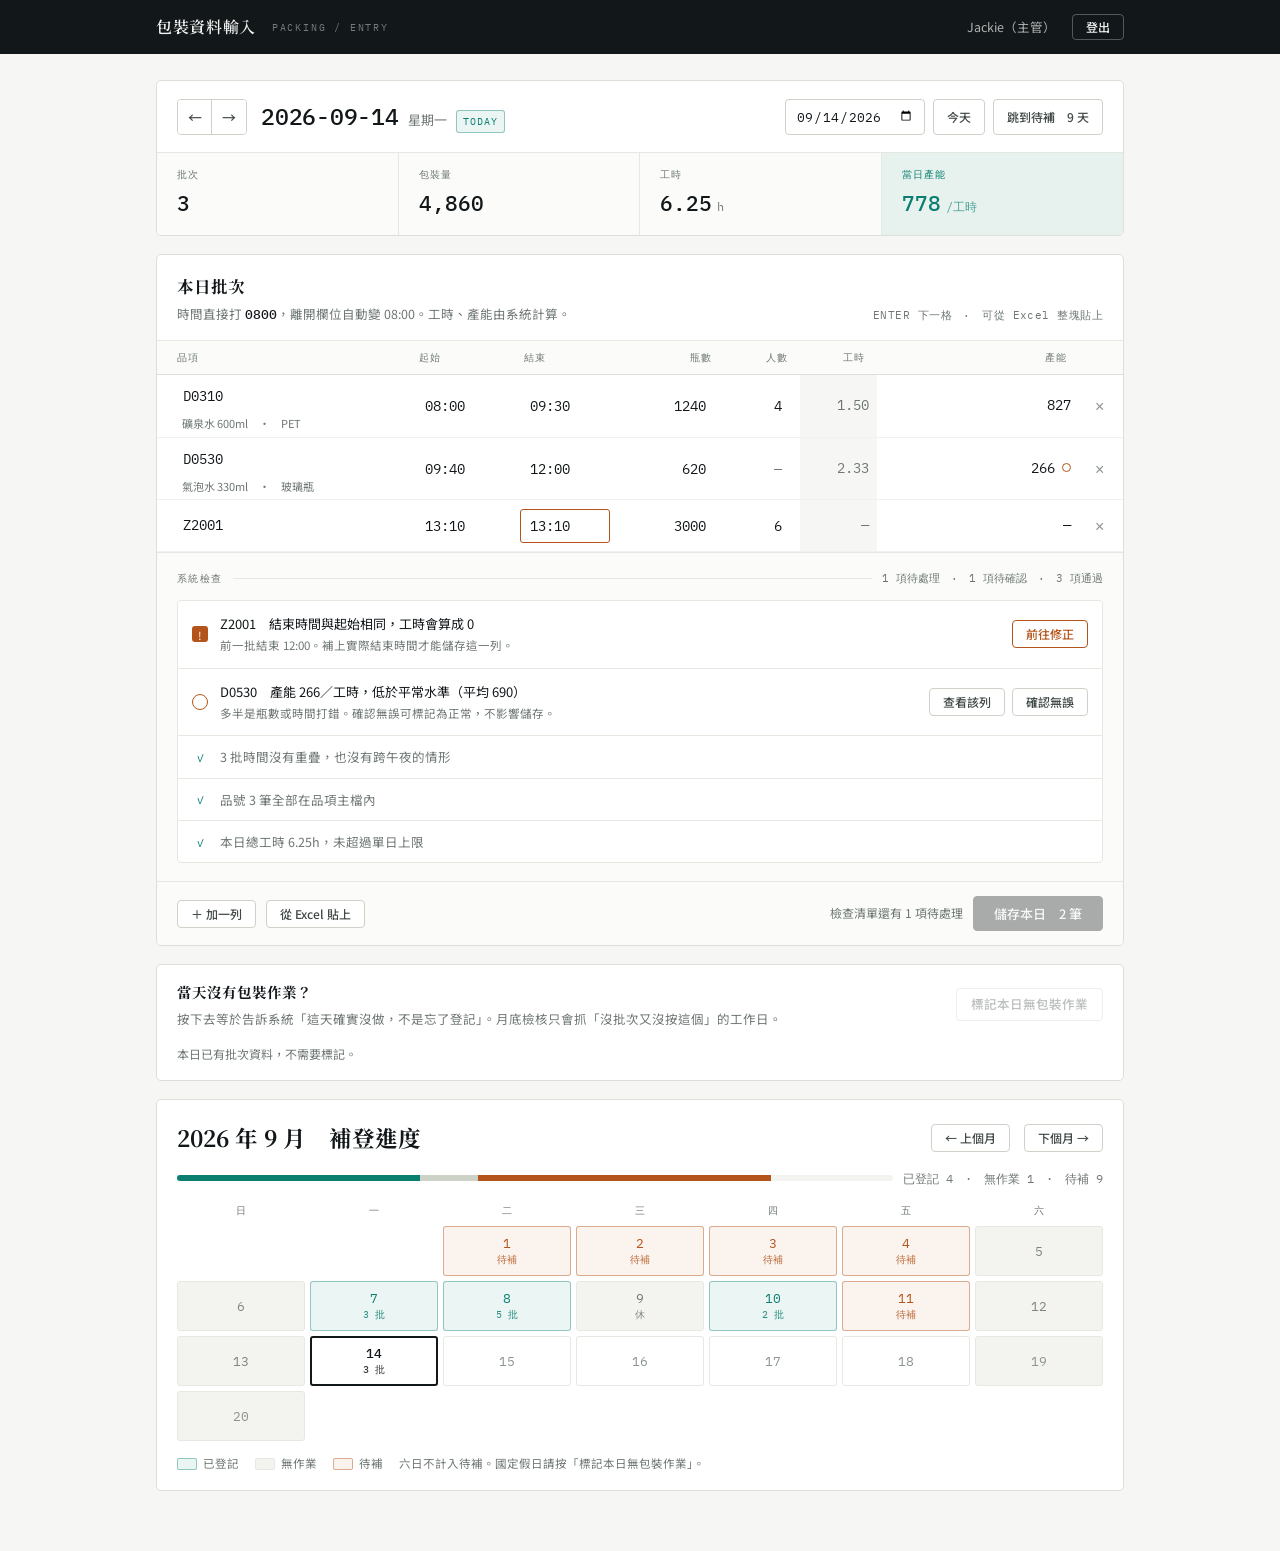
<file: design/entry-2a-styled.html>
<!doctype html>
<meta charset="utf-8">
<title>entry.html 2a 樣式交付稿</title>
<!--
  交付給 Claude Code：把下面 <style> 整段換掉 entry.html 原本的 <style>，
  另外把「系統檢查」區塊（id="checks"）插在 .panel 的 .foot 之前。

  本檔案已遵守四項限制：
  1. id="..."            — rows / saveBtn / cal / banner / dirtyHint / noOpBtn ... 全部保留
  2. data-f="..."        — sku / start / end / bottles / head 保留
  3. 表格列 8 格結構      — 第 6 格工時（.calc）、第 7 格產能（.flag），欄寬改用 colgroup
  4. 狀態 class          — bad / low / high / has / none / miss / today / locked 全部保留語意

  新增的東西只有：.checks 區塊（一個容器 + 若干列），需要程式產生內容。
  規則建議（沿用現有 recalc 的判斷，不必新增門檻）：
    · 阻擋型（.ck.stop）：rowComplete 不成立的列 → saveBtn 維持 disabled
    · 提醒型（.ck.warn）：rate < mean*0.7 或 > mean*2.5 → 不阻擋儲存，可按「確認無誤」消掉
    · 通過型（.ck.pass）：時間無重疊、品號都在主檔、總工時未超上限
-->
<link rel="preconnect" href="https://fonts.gstatic.com" crossorigin>
<link rel="stylesheet" href="https://fonts.googleapis.com/css2?family=IBM+Plex+Mono:wght@400;500;600&family=Noto+Sans+TC:wght@400;500;700&family=Noto+Serif+TC:wght@600;700&display=swap">
<style>
:root{
  --paper:#F6F7F4; --surface:#FFFFFF; --sunk:#FBFCFA; --raised:#F3F4F0;
  --ink:#12171A; --ink-2:#414A46; --ink-3:#6E7772; --ink-4:#8B948F;
  --rule:#E6E9E2; --rule-2:#CDD2C8; --rule-3:#DCE0D9;
  --accent:#0A7F70; --signal:#B4541A; --cool:#3F6FA8;
  --accent-wash:rgba(10,127,112,.08); --signal-wash:rgba(180,84,26,.07);
  --cool-wash:rgba(63,111,168,.08);
}
*{box-sizing:border-box}
html,body{margin:0}
body{background:var(--paper);color:var(--ink);
  font-family:"Noto Sans TC","PingFang TC","Microsoft JhengHei",system-ui,sans-serif;
  font-size:15px;line-height:1.7;-webkit-font-smoothing:antialiased}
h1,h2,h3{font-family:"Noto Serif TC",serif;margin:0;text-wrap:balance}
.mono{font-family:"IBM Plex Mono",ui-monospace,Menlo,monospace;font-variant-numeric:tabular-nums}
.wrap{max-width:1020px;margin:0 auto;padding:26px 26px 60px}
[hidden]{display:none!important}

/* ── 按鈕 ── */
.btn{font:500 12.5px/1 "Noto Sans TC",sans-serif;padding:9px 14px;border:1px solid var(--ink);
  border-radius:4px;background:var(--ink);color:#F2F3F0;cursor:pointer;white-space:nowrap}
.btn:hover:not(:disabled){opacity:.86}
.btn:disabled{opacity:.35;cursor:not-allowed}
.btn.ghost{background:var(--surface);color:var(--ink-2);border-color:var(--rule-2)}
.btn.ghost:hover:not(:disabled){border-color:var(--ink-3);opacity:1}
.btn.sm{padding:7px 13px;font-size:12px}
.btn.danger{background:var(--surface);color:var(--signal);border-color:var(--signal)}
.btn.primary{padding:10px 20px;font-size:13px}

/* ── 登入 ── */
.login-wrap{min-height:100vh;display:grid;place-items:center;padding:24px}
.login{background:var(--surface);border:1px solid var(--rule-3);border-radius:5px;
  padding:40px 36px;width:100%;max-width:390px;box-shadow:0 1px 3px rgba(0,0,0,.04)}
.login .eyebrow{font-family:"IBM Plex Mono",monospace;font-size:10.5px;letter-spacing:.18em;
  text-transform:uppercase;color:var(--ink-3)}
.login h1{font-size:26px;margin:10px 0 28px}
.field{margin-bottom:16px}
.field label{display:block;font-size:12.5px;color:var(--ink-3);margin-bottom:6px}
.field input{width:100%;padding:11px 13px;border:1px solid var(--rule-2);border-radius:3px;
  background:#fff;font:15px "IBM Plex Mono",monospace;color:var(--ink)}
.field input:focus{outline:2px solid var(--accent);outline-offset:-1px;border-color:transparent}
.login .btn{width:100%;padding:12px}
.note{font-size:12.5px;color:var(--ink-3);margin-top:18px;line-height:1.6}

/* ── 頂欄 ── */
.topbar{background:var(--ink);color:#F2F3F0;height:54px;display:flex;align-items:center}
.topbar .in{max-width:1020px;margin:0 auto;padding:0 26px;width:100%;display:flex;
  align-items:center;gap:16px}
.topbar .t{font-family:"Noto Serif TC",serif;font-size:16px;font-weight:600;letter-spacing:.04em}
.topbar .code{font-family:"IBM Plex Mono",monospace;font-size:10px;letter-spacing:.18em;
  color:rgba(242,243,240,.45);flex:1}
.topbar .who{font-size:12.5px;color:rgba(242,243,240,.7)}
.topbar .btn{background:transparent;border-color:rgba(255,255,255,.28);color:#F2F3F0;
  padding:6px 13px;font-size:12px}

/* ── 日期列 ── */
.daybar{background:var(--surface);border:1px solid var(--rule-3);border-radius:5px;overflow:hidden}
.daybar .nav{display:flex;align-items:center;gap:14px;padding:16px 20px;flex-wrap:wrap}
.daybar .group{display:flex;border:1px solid var(--rule-2);border-radius:4px;overflow:hidden}
.daybar .arrow{width:34px;height:34px;padding:0;border:0;border-radius:0;background:#fff;
  color:var(--ink-2);font-size:14px;cursor:pointer}
.daybar .group .arrow:first-child{border-right:1px solid var(--rule-2)}
.daybar .dwrap{display:flex;align-items:baseline;gap:9px}
.daybar .date{font-family:"IBM Plex Mono",monospace;font-size:23px;font-weight:500;
  letter-spacing:-.01em}
.daybar .dow{font-size:13px;color:var(--ink-3)}
.daybar .tag{font-family:"IBM Plex Mono",monospace;font-size:10px;letter-spacing:.1em;
  color:var(--accent);border:1px solid rgba(10,127,112,.4);background:var(--accent-wash);
  border-radius:3px;padding:2px 6px}
.daybar .spacer{flex:1;min-width:8px}
.daybar .acts{display:flex;gap:8px;flex-wrap:wrap}
.daybar input[type=date]{padding:8px 10px;border:1px solid var(--rule-2);border-radius:4px;
  background:#fff;font:12.5px "IBM Plex Mono",monospace;color:var(--ink)}
.daysum{display:grid;grid-template-columns:repeat(4,1fr);border-top:1px solid var(--rule);
  background:var(--sunk)}
.daysum>div{padding:13px 20px;border-right:1px solid var(--rule)}
.daysum>div:last-child{border-right:0;background:var(--accent-wash)}
.daysum .k{font-family:"IBM Plex Mono",monospace;font-size:10px;letter-spacing:.1em;
  text-transform:uppercase;color:var(--ink-3)}
.daysum>div:last-child .k{color:var(--accent)}
.daysum .v{font-family:"IBM Plex Mono",monospace;font-size:21px;font-weight:500;margin-top:3px;
  font-variant-numeric:tabular-nums}
.daysum>div:last-child .v{color:var(--accent)}
.daysum .v small{font-size:11.5px;color:var(--ink-3);margin-left:5px;font-weight:400}
.daysum>div:last-child .v small{color:var(--accent);opacity:.7}

/* ── 輸入表 ── */
.panel{background:var(--surface);border:1px solid var(--rule-3);border-radius:5px;margin-top:18px}
.panel .head{display:flex;align-items:flex-end;gap:14px;padding:17px 20px 15px;flex-wrap:wrap}
.panel > h2,.panel .head h2{font-size:16.5px}
.panel .sub{font-size:12.5px;color:var(--ink-3);margin-top:3px}
.panel .sub b{font-family:"IBM Plex Mono",monospace;color:var(--ink);font-weight:500}
.panel .keys{font-family:"IBM Plex Mono",monospace;font-size:11px;color:var(--ink-3);
  letter-spacing:.04em;margin-left:auto}

.grid{width:100%;border-collapse:collapse;table-layout:fixed}
.grid th{font-family:"IBM Plex Mono",monospace;font-size:10px;letter-spacing:.1em;
  text-transform:uppercase;color:var(--ink-3);text-align:left;font-weight:400;
  padding:8px 12px;border-top:1px solid var(--rule);border-bottom:1px solid var(--rule-3);
  background:var(--sunk)}
.grid th:first-child{padding-left:20px}
.grid th.num{text-align:right}
.grid td{padding:4px 8px;border-bottom:1px solid #F0F2ED;vertical-align:middle;height:52px}
.grid td:first-child{padding-left:16px}
.grid tr.locked td{background:var(--raised)}
.grid input{width:100%;padding:7px 9px;border:1px solid transparent;border-radius:3px;
  background:transparent;font:14px "IBM Plex Mono",monospace;color:var(--ink);
  font-variant-numeric:tabular-nums}
.grid input:hover:not(:disabled){border-color:var(--rule-2);background:#fff}
.grid input:focus{outline:2px solid var(--accent);outline-offset:-2px;background:#fff;
  border-color:transparent}
.grid input:disabled{color:var(--ink-2)}
.grid input.num{text-align:right}
/* 表格內的錯誤只留一道邊框，原因寫在下方的系統檢查清單 */
.grid input.bad{border:1.5px solid var(--signal);background:#fff}
.grid .calc{font-family:"IBM Plex Mono",monospace;font-size:13.5px;text-align:right;
  color:var(--ink-3);white-space:nowrap;background:var(--paper)}
.grid .flag{font-family:"IBM Plex Mono",monospace;font-size:13.5px;text-align:right;
  white-space:nowrap;color:var(--ink)}
/* 產能異常：數字後面一個空心點，不改字色、不上底色 */
.grid .flag.low:after,.grid .flag.high:after{content:"";display:inline-block;width:7px;
  height:7px;border-radius:50%;margin-left:7px;vertical-align:1px}
.grid .flag.low:after{border:1.5px solid var(--signal)}
.grid .flag.high:after{border:1.5px solid var(--cool)}
.grid .skuname{font-size:11px;color:var(--ink-3);padding:0 9px;margin-top:1px;
  white-space:nowrap;overflow:hidden;text-overflow:ellipsis}
.grid .x{background:0;border:0;color:var(--ink-4);cursor:pointer;font-size:16px;
  padding:4px 8px;line-height:1;border-radius:3px}
.grid .x:hover{color:var(--signal);background:var(--signal-wash)}
.grid .x:disabled{opacity:.25;cursor:not-allowed}
.panel .foot{display:flex;gap:10px;align-items:center;padding:14px 20px;flex-wrap:wrap;
  background:var(--sunk);border-top:1px solid var(--rule);border-radius:0 0 5px 5px}
.panel .foot .spacer{flex:1;min-width:8px}
.hint{font-size:12px;color:var(--ink-3)}

/* ── 系統檢查清單（新增） ── */
.checks{padding:16px 20px 18px;background:var(--sunk);border-top:1px solid var(--rule)}
.checks .hd{display:flex;align-items:center;gap:10px}
.checks .hd .lbl{font-family:"IBM Plex Mono",monospace;font-size:10px;letter-spacing:.14em;
  color:var(--ink-3)}
.checks .hd .line{flex:1;height:1px;background:var(--rule)}
.checks .hd .tally{font-family:"IBM Plex Mono",monospace;font-size:11px;color:var(--ink-3)}
.checks .list{margin-top:12px;display:flex;flex-direction:column;gap:1px;
  background:var(--rule);border:1px solid var(--rule);border-radius:4px;overflow:hidden}
.ck{display:flex;align-items:center;gap:12px;background:#fff;padding:12px 14px}
.ck .mark{flex:none;width:16px;height:16px;display:grid;place-items:center;font-size:11px}
.ck .body{flex:1;min-width:0}
.ck .t{font-size:13px;color:var(--ink)}
.ck .d{font-size:11.5px;color:var(--ink-3);margin-top:1px}
.ck .acts{display:flex;gap:7px;flex-wrap:wrap}
.ck.stop .mark{background:var(--signal);color:#fff;border-radius:3px}
.ck.stop .btn{border-color:var(--signal);color:var(--signal);background:#fff}
.ck.warn .mark{border:1.5px solid var(--signal);border-radius:50%}
.ck.pass{padding:10px 14px}
.ck.pass .mark{color:var(--accent);font-family:"IBM Plex Mono",monospace}
.ck.pass .t{font-size:12.5px;color:var(--ink-3)}

/* ── 訊息 ── */
.msg{padding:12px 16px;border-radius:0 4px 4px 0;font-size:13.5px;margin-top:18px}
.msg.ok{background:var(--accent-wash);border-left:3px solid var(--accent)}
.msg.bad{background:var(--signal-wash);border-left:3px solid var(--signal)}
.msg.info{background:var(--cool-wash);border-left:3px solid var(--cool)}
.msg b{font-family:"Noto Serif TC",serif}

/* ── 無作業 ── */
.noop{display:flex;align-items:center;gap:16px;padding:15px 20px}
.noop .body{flex:1}
.noop h2{font-size:14.5px}

/* ── 月曆 ── */
.calhead{display:flex;align-items:center;gap:14px;padding:18px 20px 0}
.calbar{display:flex;align-items:center;gap:10px;padding:12px 20px 0}
.calbar .track{flex:1;height:6px;border-radius:3px;background:var(--raised);display:flex;
  overflow:hidden}
.calbar .track i{display:block}
.calbar .track .t-has{background:var(--accent)}
.calbar .track .t-none{background:var(--rule-2)}
.calbar .track .t-miss{background:var(--signal)}
.calbar .tally{font-family:"IBM Plex Mono",monospace;font-size:11.5px;color:var(--ink-3)}
.cal{display:grid;grid-template-columns:repeat(7,1fr);gap:5px;padding:14px 20px 0}
.cal .dowh{font-family:"IBM Plex Mono",monospace;font-size:10px;color:var(--ink-3);
  text-align:center;padding-bottom:2px}
.cell{height:50px;border:1px solid var(--rule);border-radius:3px;background:#fff;
  display:flex;flex-direction:column;align-items:center;justify-content:center;gap:1px;
  cursor:pointer;padding:2px;font:13px "IBM Plex Mono",monospace;color:var(--ink-4)}
.cell:hover{border-color:var(--ink-3)}
.cell.blank{border:0;background:0;cursor:default}
.cell.weekend{background:var(--raised);color:#7C857F}
.cell.future{color:var(--ink-4);cursor:default}
.cell.today{border:1px dashed var(--rule-2)}
.cell.has{background:var(--accent-wash);border-color:rgba(10,127,112,.4);color:var(--accent)}
.cell.none{background:var(--raised);color:var(--ink-3)}
.cell.miss{background:var(--signal-wash);border-color:rgba(180,84,26,.45);color:var(--signal)}
.cell.sel{border:2px solid var(--ink);color:var(--ink);font-weight:500;background:#fff}
.cell .n{font-size:9.5px;opacity:.85}
.legend{display:flex;gap:16px;flex-wrap:wrap;padding:13px 20px 16px;font-size:11.5px;
  color:var(--ink-3);align-items:center}
.legend i{display:inline-block;width:20px;height:12px;border-radius:2px;margin-right:6px;
  vertical-align:-2px;border:1px solid var(--rule)}
.legend .l-has{background:var(--accent-wash);border-color:rgba(10,127,112,.4)}
.legend .l-none{background:var(--raised)}
.legend .l-miss{background:var(--signal-wash);border-color:rgba(180,84,26,.45)}

/* ── 手機 ── */
@media(max-width:720px){
  .wrap{padding:14px 14px 60px}
  .grid thead{display:none}
  .grid,.grid tbody,.grid tr,.grid td{display:block;width:100%}
  .grid tr{border-bottom:1px solid var(--rule-2);padding:10px 4px 12px;position:relative}
  .grid td{border:0;padding:3px 8px;height:auto}
  .grid td:before{content:attr(data-l);display:block;font-family:"IBM Plex Mono",monospace;
    font-size:10px;letter-spacing:.1em;text-transform:uppercase;color:var(--ink-3);
    margin-bottom:3px}
  .grid td.pair,.grid td.calc,.grid td.flag{display:inline-block;width:50%;vertical-align:top}
  .grid input{border-color:var(--rule-2);background:#fff;padding:11px 10px;font-size:15px}
  .grid .calc,.grid .flag{text-align:left;background:0;padding-left:8px}
  .grid td.act{position:absolute;top:8px;right:4px;width:auto;padding:0}
  .grid td.act:before{content:none}
  .grid .x{min-width:44px;min-height:44px}
  .btn{min-height:44px}
  .daybar .date{font-size:19px}
  .daysum{grid-template-columns:1fr 1fr}
  .daysum>div:nth-child(2n){border-right:0}
  .daysum>div:nth-child(-n+2){border-bottom:1px solid var(--rule)}
  .ck{flex-wrap:wrap}
  .cal{gap:3px;padding:10px}
  .cell{font-size:11px}
}
</style>

<!-- ══════════════════════════════════════════════════════════════════
     以下是靜態示範，用來確認樣式；套回 entry.html 時只要：
       · 換掉 <style>
       · 把 <div class="checks" id="checks"> … </div> 插進 .panel 裡、.foot 之前
       · 表格加上 <colgroup> 控欄寬（原本用 .col-* class 也可以保留）
     ══════════════════════════════════════════════════════════════════ -->
<div id="appView">
  <div class="topbar">
    <div class="in">
      <div class="t">包裝資料輸入</div>
      <div class="code">PACKING / ENTRY</div>
      <div class="who" id="who">Jackie（主管）</div>
      <button class="btn" id="logoutBtn">登出</button>
    </div>
  </div>

  <div class="wrap">

    <div class="daybar">
      <div class="nav">
        <div class="group">
          <button class="btn ghost arrow" id="prevDay" title="前一天">←</button>
          <button class="btn ghost arrow" id="nextDay" title="後一天">→</button>
        </div>
        <div class="dwrap">
          <span class="date" id="dateTxt">2026-09-14</span>
          <span class="dow" id="dowTxt">星期一</span>
          <span class="tag">TODAY</span>
        </div>
        <div class="spacer"></div>
        <div class="acts">
          <input type="date" id="datePick" value="2026-09-14">
          <button class="btn ghost sm" id="todayBtn">今天</button>
          <button class="btn ghost sm" id="gapBtn">跳到待補　9 天</button>
        </div>
      </div>
      <div class="daysum">
        <div><div class="k">批次</div><div class="v" id="sumB">3</div></div>
        <div><div class="k">包裝量</div><div class="v" id="sumQ">4,860</div></div>
        <div><div class="k">工時</div><div class="v" id="sumH">6.25<small>h</small></div></div>
        <div><div class="k">當日產能</div><div class="v" id="sumR">778<small>/工時</small></div></div>
      </div>
    </div>

    <div class="msg" id="banner" hidden></div>

    <div class="panel">
      <div class="head">
        <div>
          <h2>本日批次</h2>
          <div class="sub">時間直接打 <b>0800</b>，離開欄位自動變 08:00。工時、產能由系統計算。</div>
        </div>
        <div class="keys">ENTER 下一格　·　可從 Excel 整塊貼上</div>
      </div>

      <table class="grid">
        <colgroup>
          <col style="width:26%"><col style="width:11%"><col style="width:11%">
          <col style="width:11%"><col style="width:8%"><col style="width:8%">
          <col style="width:21%"><col style="width:44px">
        </colgroup>
        <thead>
          <tr>
            <th>品項</th><th>起始</th><th>結束</th><th class="num">瓶數</th>
            <th class="num">人數</th><th class="num">工時</th><th class="num">產能</th><th></th>
          </tr>
        </thead>
        <tbody id="rows">
          <tr data-key="1">
            <td data-l="品項"><input data-f="sku" value="D0310" list="skuList"><div class="skuname">礦泉水 600ml　·　PET</div></td>
            <td class="pair" data-l="起始"><input data-f="start" value="08:00"></td>
            <td class="pair" data-l="結束"><input data-f="end" value="09:30"></td>
            <td class="pair" data-l="瓶數"><input class="num" data-f="bottles" value="1240"></td>
            <td class="pair" data-l="人數"><input class="num" data-f="head" value="4"></td>
            <td class="calc" data-l="工時">1.50</td>
            <td class="flag" data-l="產能">827</td>
            <td class="act"><button class="x" title="刪除這一列">×</button></td>
          </tr>
          <tr data-key="2">
            <td data-l="品項"><input data-f="sku" value="D0530" list="skuList"><div class="skuname">氣泡水 330ml　·　玻璃瓶</div></td>
            <td class="pair" data-l="起始"><input data-f="start" value="09:40"></td>
            <td class="pair" data-l="結束"><input data-f="end" value="12:00"></td>
            <td class="pair" data-l="瓶數"><input class="num" data-f="bottles" value="620"></td>
            <td class="pair" data-l="人數"><input class="num" data-f="head" value="" placeholder="—"></td>
            <td class="calc" data-l="工時">2.33</td>
            <td class="flag low" data-l="產能">266</td>
            <td class="act"><button class="x" title="刪除這一列">×</button></td>
          </tr>
          <tr data-key="3">
            <td data-l="品項"><input data-f="sku" value="Z2001" list="skuList"><div class="skuname"></div></td>
            <td class="pair" data-l="起始"><input data-f="start" value="13:10"></td>
            <td class="pair" data-l="結束"><input class="bad" data-f="end" value="13:10"></td>
            <td class="pair" data-l="瓶數"><input class="num" data-f="bottles" value="3000"></td>
            <td class="pair" data-l="人數"><input class="num" data-f="head" value="6"></td>
            <td class="calc" data-l="工時">—</td>
            <td class="flag" data-l="產能">—</td>
            <td class="act"><button class="x" title="刪除這一列">×</button></td>
          </tr>
        </tbody>
      </table>

      <!-- ▼▼ 新增區塊：系統檢查清單 ▼▼ -->
      <div class="checks" id="checks">
        <div class="hd">
          <div class="lbl">系統檢查</div>
          <div class="line"></div>
          <div class="tally" id="checksTally">1 項待處理　·　1 項待確認　·　3 項通過</div>
        </div>
        <div class="list" id="checksList">
          <div class="ck stop">
            <div class="mark">!</div>
            <div class="body">
              <div class="t">Z2001　結束時間與起始相同，工時會算成 0</div>
              <div class="d">前一批結束 12:00。補上實際結束時間才能儲存這一列。</div>
            </div>
            <div class="acts"><button class="btn ghost sm">前往修正</button></div>
          </div>
          <div class="ck warn">
            <div class="mark"></div>
            <div class="body">
              <div class="t">D0530　產能 266／工時，低於平常水準（平均 690）</div>
              <div class="d">多半是瓶數或時間打錯。確認無誤可標記為正常，不影響儲存。</div>
            </div>
            <div class="acts">
              <button class="btn ghost sm">查看該列</button>
              <button class="btn ghost sm">確認無誤</button>
            </div>
          </div>
          <div class="ck pass"><div class="mark">✓</div><div class="body"><div class="t">3 批時間沒有重疊，也沒有跨午夜的情形</div></div></div>
          <div class="ck pass"><div class="mark">✓</div><div class="body"><div class="t">品號 3 筆全部在品項主檔內</div></div></div>
          <div class="ck pass"><div class="mark">✓</div><div class="body"><div class="t">本日總工時 6.25h，未超過單日上限</div></div></div>
        </div>
      </div>
      <!-- ▲▲ 新增區塊結束 ▲▲ -->

      <div class="foot">
        <button class="btn ghost sm" id="addRow">＋ 加一列</button>
        <button class="btn ghost sm" id="pasteBtn">從 Excel 貼上</button>
        <div class="spacer"></div>
        <span class="hint" id="dirtyHint">檢查清單還有 1 項待處理</span>
        <button class="btn primary" id="saveBtn" disabled>儲存本日　2 筆</button>
      </div>
    </div>

    <div class="panel">
      <div class="noop">
        <div class="body">
          <h2>當天沒有包裝作業？</h2>
          <div class="sub">按下去等於告訴系統「這天確實沒做，不是忘了登記」。月底檢核只會抓「沒批次又沒按這個」的工作日。</div>
        </div>
        <button class="btn ghost" id="noOpBtn" disabled>標記本日無包裝作業</button>
      </div>
      <div class="legend" style="padding-top:0"><span class="hint" id="noOpState">本日已有批次資料，不需要標記。</span></div>
    </div>

    <div class="panel">
      <div class="calhead">
        <h2 id="calTitle">2026 年 9 月　補登進度</h2>
        <div class="spacer" style="flex:1"></div>
        <button class="btn ghost sm" id="prevMon">← 上個月</button>
        <button class="btn ghost sm" id="nextMon">下個月 →</button>
      </div>
      <div class="calbar">
        <div class="track"><i class="t-has" style="width:34%"></i><i class="t-none" style="width:8%"></i><i class="t-miss" style="width:41%"></i></div>
        <div class="tally" id="calSub">已登記 4　·　無作業 1　·　待補 9</div>
      </div>
      <div class="cal" id="cal">
        <div class="dowh">日</div><div class="dowh">一</div><div class="dowh">二</div><div class="dowh">三</div><div class="dowh">四</div><div class="dowh">五</div><div class="dowh">六</div>
        <div class="cell blank"></div>
        <div class="cell blank"></div>
        <button class="cell miss">1<span class="n">待補</span></button>
        <button class="cell miss">2<span class="n">待補</span></button>
        <button class="cell miss">3<span class="n">待補</span></button>
        <button class="cell miss">4<span class="n">待補</span></button>
        <button class="cell weekend">5</button>
        <button class="cell weekend">6</button>
        <button class="cell has">7<span class="n">3 批</span></button>
        <button class="cell has">8<span class="n">5 批</span></button>
        <button class="cell none">9<span class="n">休</span></button>
        <button class="cell has">10<span class="n">2 批</span></button>
        <button class="cell miss">11<span class="n">待補</span></button>
        <button class="cell weekend">12</button>
        <button class="cell weekend">13</button>
        <button class="cell has sel">14<span class="n">3 批</span></button>
        <button class="cell future">15</button>
        <button class="cell future">16</button>
        <button class="cell future">17</button>
        <button class="cell future">18</button>
        <button class="cell future weekend">19</button>
        <button class="cell future weekend">20</button>
      </div>
      <div class="legend">
        <span><i class="l-has"></i>已登記</span>
        <span><i class="l-none"></i>無作業</span>
        <span><i class="l-miss"></i>待補</span>
        <span>六日不計入待補。國定假日請按「標記本日無包裝作業」。</span>
      </div>
    </div>

  </div>
</div>
<datalist id="skuList"></datalist>
</file>
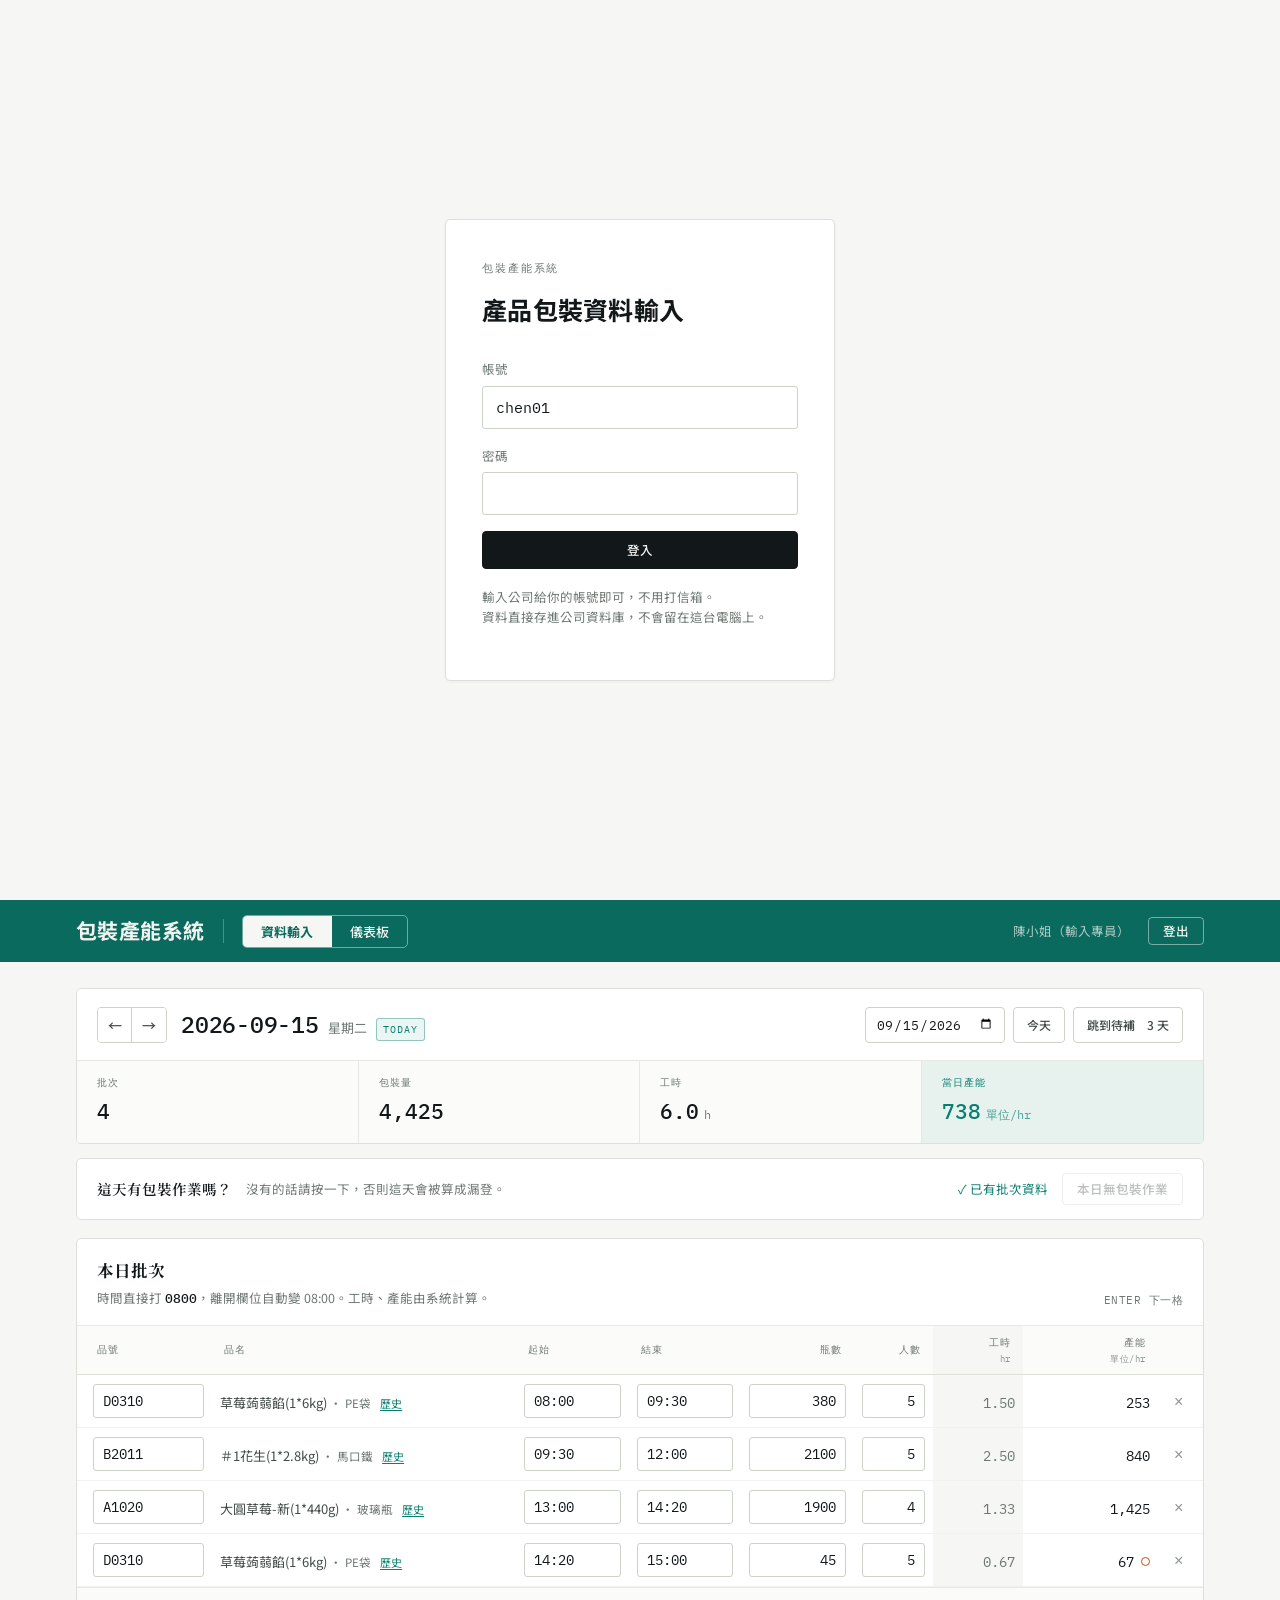
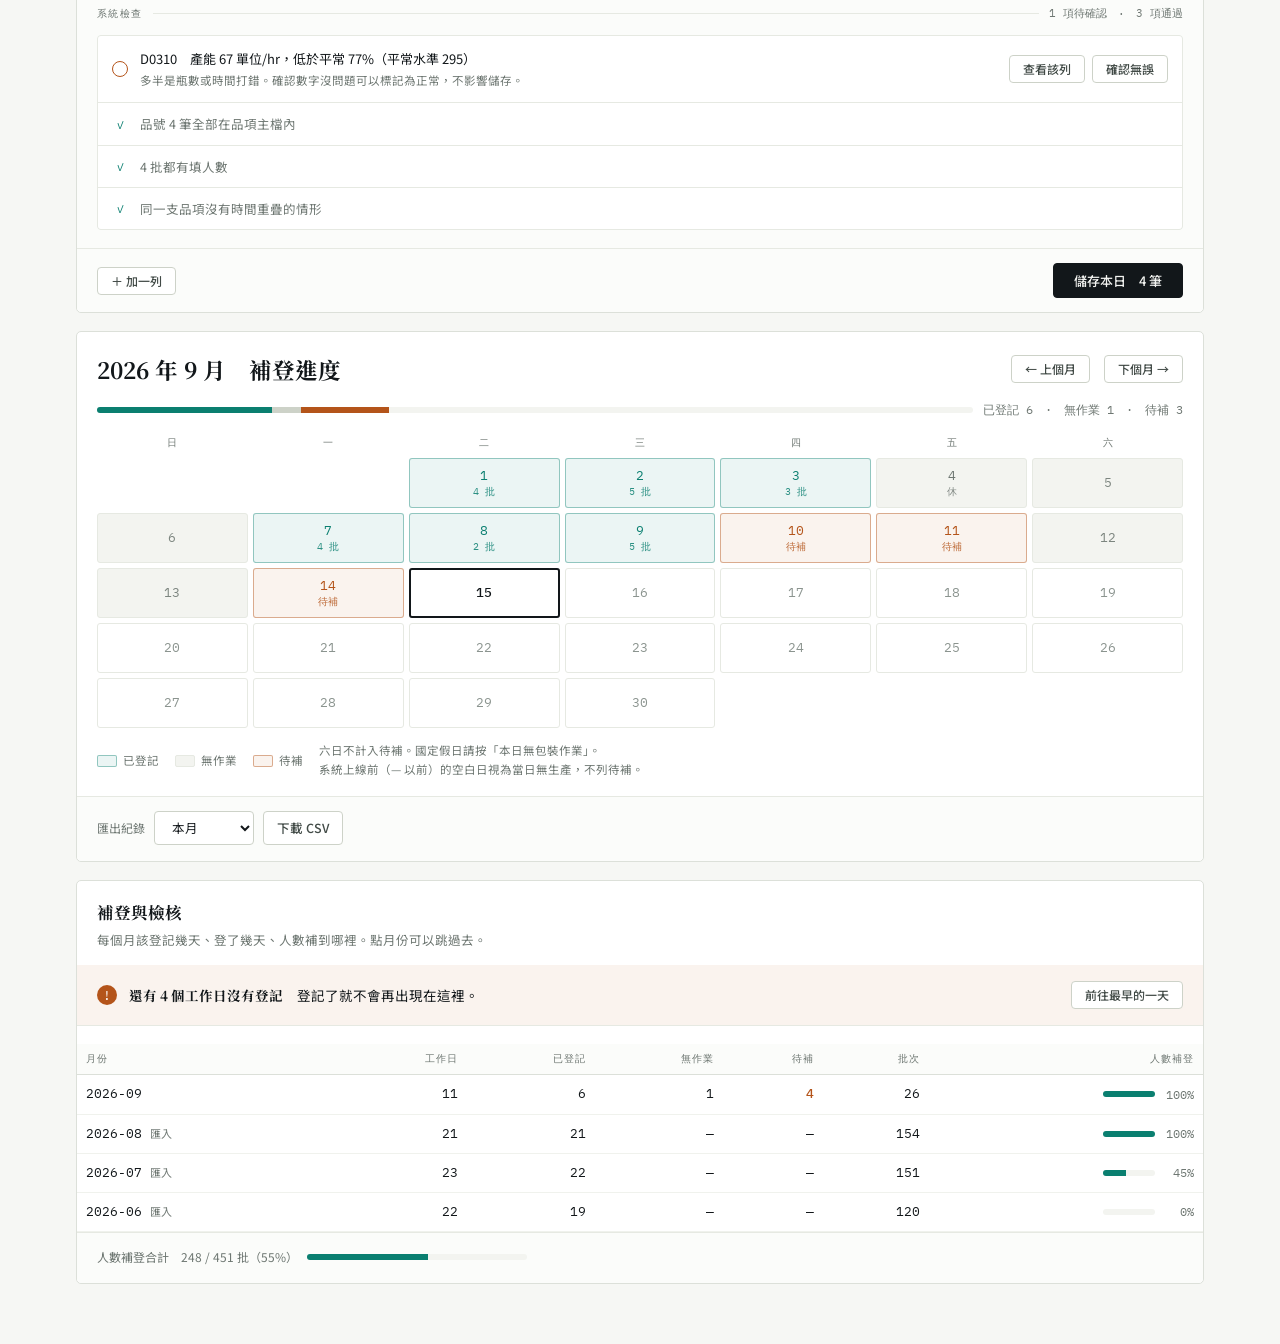
<file: design/entry-mockup.html>
<!--
  ════════════════════════════════════════════════════════════════
  包裝資料輸入 —— 靜態設計稿
  ════════════════════════════════════════════════════════════════

  這份檔案是從實際運作的 entry.html 擷取下來的，已填入示範資料、
  移除所有程式碼，所以可以直接打開觀看與改樣式。

  上半部 = 登入畫面　／　下半部 = 主畫面

  ── 改樣式請自由發揮，但這幾樣請保留 ──

  1. 所有 id="..."（例如 #rows、#saveBtn、#cal、#sumB）
     程式靠這些找到元素，改掉畫面就不會動。

  2. 所有 data-f="..."（sku／start／end／bottles／head）
     這是輸入欄位對應到哪個資料欄位。

  3. 表格列的結構：每一列有 8 格，第 6 格是工時、第 7 格是產能，
     這兩格的內容是程式即時算出來填進去的。

  4. class 名稱 bad／low／high／has／none／miss／today／locked
     這些是狀態樣式，程式會動態加減，改名字會失效。

  顏色、字體、間距、圓角、陰影、排版順序 —— 這些都可以隨意改。
-->
<!doctype html>
<html><head><meta charset="utf-8">
<meta name="viewport" content="width=device-width,initial-scale=1">
<title>產品包裝資料輸入</title>


<link rel="stylesheet" href="https://fonts.googleapis.com/css2?family=IBM+Plex+Mono:wght@400;500;600&amp;family=Noto+Sans+TC:wght@400;500;700&amp;family=Noto+Serif+TC:wght@600;700&amp;display=swap">
<style>
:root{
  --paper:#F6F7F4; --surface:#FFFFFF; --sunk:#FBFCFA; --raised:#F3F4F0;
  --ink:#12171A; --ink-2:#414A46; --ink-3:#6E7772; --ink-4:#8B948F;
  --rule:#E6E9E2; --rule-2:#CDD2C8; --rule-3:#DCE0D9;
  --accent:#0A7F70; --signal:#B4541A; --cool:#3F6FA8;
  --bar:#0A6A5D;   /* 頂欄。比主色深一階，白字對比 5.83:1（主色本身只有 4.40） */
  --accent-wash:rgba(10,127,112,.08); --signal-wash:rgba(180,84,26,.07);
  --cool-wash:rgba(63,111,168,.08);
}
*{box-sizing:border-box}
html,body{margin:0}
body{background:var(--paper);color:var(--ink);
  font-family:"Noto Sans TC","PingFang TC","Microsoft JhengHei",system-ui,sans-serif;
  font-size:15px;line-height:1.7;-webkit-font-smoothing:antialiased}
h1,h2,h3{font-family:"Noto Serif TC",serif;margin:0;text-wrap:balance}
.mono{font-family:"IBM Plex Mono",ui-monospace,Menlo,monospace;font-variant-numeric:tabular-nums}
.wrap{max-width:1180px;margin:0 auto;padding:26px 26px 60px}
[hidden]{display:none!important}

/* ── 按鈕 ── */
.btn{font:500 12.5px/1 "Noto Sans TC",sans-serif;padding:9px 14px;border:1px solid var(--ink);
  border-radius:4px;background:var(--ink);color:#F2F3F0;cursor:pointer;white-space:nowrap}
.btn:hover:not(:disabled){opacity:.86}
.btn:disabled{opacity:.35;cursor:not-allowed}
.btn.ghost{background:var(--surface);color:var(--ink-2);border-color:var(--rule-2)}
.btn.ghost:hover:not(:disabled){border-color:var(--ink-3);opacity:1}
.btn.sm{padding:7px 13px;font-size:12px}
.btn.danger{background:var(--surface);color:var(--signal);border-color:var(--signal)}
.btn.primary{padding:10px 20px;font-size:13px}

/* ── 登入 ── */
.login-wrap{min-height:100vh;display:grid;place-items:center;padding:24px}
.login{background:var(--surface);border:1px solid var(--rule-3);border-radius:5px;
  padding:40px 36px;width:100%;max-width:390px;box-shadow:0 1px 3px rgba(0,0,0,.04)}
.login .eyebrow{font-family:"IBM Plex Mono",monospace;font-size:10.5px;letter-spacing:.18em;
  text-transform:uppercase;color:var(--ink-3)}
.login h1{font-size:25px;font-family:"Noto Sans TC",sans-serif;font-weight:700;
  letter-spacing:.01em;margin:10px 0 28px}
.field{margin-bottom:16px}
.field label{display:block;font-size:12.5px;color:var(--ink-3);margin-bottom:6px}
.field input{width:100%;padding:11px 13px;border:1px solid var(--rule-2);border-radius:3px;
  background:#fff;font:15px "IBM Plex Mono",monospace;color:var(--ink)}
.field input:focus{outline:2px solid var(--accent);outline-offset:-1px;border-color:transparent}
.login .btn{width:100%;padding:12px}
.note{font-size:12.5px;color:var(--ink-3);margin-top:18px;line-height:1.6}

/* ── 系統頂欄（兩個頁面共用同一套）── */
.topbar{background:var(--bar);color:#F2F3F0;height:62px;display:flex;align-items:center}
.topbar .in{max-width:1180px;margin:0 auto;padding:0 26px;width:100%;display:flex;
  align-items:center;gap:18px}
.topbar .t{font-family:"Noto Sans TC",sans-serif;font-size:21px;font-weight:700;
  letter-spacing:.02em;line-height:1.2;white-space:nowrap}
.topbar .rule{width:1px;height:24px;background:rgba(242,243,240,.28);flex:none}
.tabs{display:flex;border:1px solid rgba(242,243,240,.45);border-radius:5px;overflow:hidden}
.tabs a{font:500 13px/1 "Noto Sans TC",sans-serif;padding:9px 18px;color:#F2F3F0;
  text-decoration:none;white-space:nowrap;border-right:1px solid rgba(242,243,240,.28)}
.tabs a:last-child{border-right:0}
.tabs a:hover{background:rgba(255,255,255,.14)}
.tabs a.on{background:var(--paper);color:var(--bar);font-weight:700}
.topbar .sp{flex:1}
.topbar .who{font-size:12.5px;color:rgba(242,243,240,.72);white-space:nowrap}
.topbar .btn{background:transparent;border-color:rgba(255,255,255,.45);color:#F2F3F0;
  padding:7px 14px;font-size:12.5px}
.topbar .btn:hover{background:rgba(255,255,255,.12);opacity:1}
@media(max-width:760px){
  .topbar{height:auto;padding:10px 0}
  .topbar .in{gap:10px;flex-wrap:wrap;padding:0 14px}
  .topbar .t{font-size:16px}
  .topbar .rule{display:none}
  .tabs{order:3;width:100%}
  .tabs a{flex:1;text-align:center;padding:11px 8px}
  .topbar .who{font-size:11.5px;overflow:hidden;text-overflow:ellipsis}
}

/* ── 日期列 ── */
.daybar{background:var(--surface);border:1px solid var(--rule-3);border-radius:5px;overflow:hidden}
.daybar .nav{display:flex;align-items:center;gap:14px;padding:16px 20px;flex-wrap:wrap}
.daybar .group{display:flex;border:1px solid var(--rule-2);border-radius:4px;overflow:hidden}
.daybar .arrow{width:34px;height:34px;padding:0;border:0;border-radius:0;background:#fff;
  color:var(--ink-2);font-size:14px;cursor:pointer}
.daybar .group .arrow:first-child{border-right:1px solid var(--rule-2)}
.daybar .dwrap{display:flex;align-items:baseline;gap:9px}
.daybar .date{font-family:"IBM Plex Mono",monospace;font-size:23px;font-weight:500;
  letter-spacing:-.01em}
.daybar .dow{font-size:13px;color:var(--ink-3)}
.daybar .tag{font-family:"IBM Plex Mono",monospace;font-size:10px;letter-spacing:.1em;
  color:var(--accent);border:1px solid rgba(10,127,112,.4);background:var(--accent-wash);
  border-radius:3px;padding:2px 6px}
.daybar .spacer{flex:1;min-width:8px}
.daybar .acts{display:flex;gap:8px;flex-wrap:wrap}
.daybar input[type=date]{padding:8px 10px;border:1px solid var(--rule-2);border-radius:4px;
  background:#fff;font:12.5px "IBM Plex Mono",monospace;color:var(--ink)}
.daysum{display:grid;grid-template-columns:repeat(4,1fr);border-top:1px solid var(--rule);
  background:var(--sunk)}
.daysum>div{padding:13px 20px;border-right:1px solid var(--rule)}
.daysum>div:last-child{border-right:0;background:var(--accent-wash)}
.daysum .k{font-family:"IBM Plex Mono",monospace;font-size:10px;letter-spacing:.1em;
  text-transform:uppercase;color:var(--ink-3)}
.daysum>div:last-child .k{color:var(--accent)}
.daysum .v{font-family:"IBM Plex Mono",monospace;font-size:21px;font-weight:500;margin-top:3px;
  font-variant-numeric:tabular-nums}
.daysum>div:last-child .v{color:var(--accent)}
.daysum .v small{font-size:11.5px;color:var(--ink-3);margin-left:5px;font-weight:400}
.daysum>div:last-child .v small{color:var(--accent);opacity:.7}

/* ── 輸入表 ── */
.panel{background:var(--surface);border:1px solid var(--rule-3);border-radius:5px;margin-top:18px}
.panel .head{display:flex;align-items:flex-end;gap:14px;padding:17px 20px 15px;flex-wrap:wrap}
.panel > h2,.panel .head h2{font-size:16.5px}
.panel .sub{font-size:12.5px;color:var(--ink-3);margin-top:3px}
.panel .sub b{font-family:"IBM Plex Mono",monospace;color:var(--ink);font-weight:500}
.panel .keys{font-family:"IBM Plex Mono",monospace;font-size:11px;color:var(--ink-3);
  letter-spacing:.04em;margin-left:auto}

.grid{width:100%;border-collapse:collapse;table-layout:fixed}
.grid th{font-family:"IBM Plex Mono",monospace;font-size:10px;letter-spacing:.1em;
  text-transform:uppercase;color:var(--ink-3);text-align:left;font-weight:400;
  padding:8px 12px;border-top:1px solid var(--rule);border-bottom:1px solid var(--rule-3);
  background:var(--sunk)}
.grid th:first-child{padding-left:20px}
.grid th.num{text-align:right}
.grid th i{display:block;font-style:normal;font-size:8.5px;letter-spacing:.06em;
  color:var(--ink-4);font-weight:400;margin-top:1px;text-transform:none}
.grid th:nth-child(7){background:var(--paper)}   /* 與下方工時欄的底色接起來 */
.grid td{padding:9px 8px;border-bottom:1px solid #F0F2ED;vertical-align:top}
.grid td:first-child{padding-left:16px}
.grid td.calc,.grid td.flag{padding-top:17px}
.grid td.act{padding-top:13px}
.grid tr.locked td{background:var(--raised)}
.grid input{width:100%;padding:7px 9px;border:1px solid var(--rule-2);border-radius:3px;
  background:#fff;font:14px "IBM Plex Mono",monospace;color:var(--ink);
  font-variant-numeric:tabular-nums}
.grid input:hover:not(:disabled){border-color:var(--ink-3)}
.grid input:disabled{background:var(--raised);border-color:var(--rule)}
.grid input:focus{outline:2px solid var(--accent);outline-offset:-2px;background:#fff;
  border-color:transparent}
.grid input:disabled{color:var(--ink-2)}
.grid input.num{text-align:right}
/* 表格內的錯誤只留一道邊框，原因寫在下方的系統檢查清單 */
.grid input.bad{border:1.5px solid var(--signal);background:#fff}
.grid .calc{font-family:"IBM Plex Mono",monospace;font-size:13.5px;text-align:right;
  color:var(--ink-3);white-space:nowrap;background:var(--paper)}
.grid .flag{font-family:"IBM Plex Mono",monospace;font-size:13.5px;text-align:right;
  white-space:nowrap;color:var(--ink)}
/* 產能異常：數字後面一個空心點，不改字色、不上底色 */
.grid .flag.low:after,.grid .flag.high:after{content:"";display:inline-block;width:7px;
  height:7px;border-radius:50%;margin-left:7px;vertical-align:1px}
.grid .flag.low:after{border:1.5px solid var(--signal)}
.grid .flag.high:after{border:1.5px solid var(--cool)}
.grid td.name{font-size:13px;color:var(--ink-2);padding-top:17px;white-space:nowrap;
  overflow:hidden;text-overflow:ellipsis;max-width:0}
.grid td.name .ct{color:var(--ink-3);font-size:11.5px}
.grid td.name.miss{color:var(--signal)}
.grid .x{background:0;border:0;color:var(--ink-4);cursor:pointer;font-size:16px;
  padding:4px 8px;line-height:1;border-radius:3px}
.grid .x:hover{color:var(--signal);background:var(--signal-wash)}
.grid .x:disabled{opacity:.25;cursor:not-allowed}
.panel .foot{display:flex;gap:10px;align-items:center;padding:14px 20px;flex-wrap:wrap;
  background:var(--sunk);border-top:1px solid var(--rule);border-radius:0 0 5px 5px}
.panel .foot .spacer{flex:1;min-width:8px}
.hint{font-size:12px;color:var(--ink-3)}

/* ── 系統檢查清單（新增） ── */
.checks{padding:16px 20px 18px;background:var(--sunk);border-top:1px solid var(--rule)}
.checks .hd{display:flex;align-items:center;gap:10px}
.checks .hd .lbl{font-family:"IBM Plex Mono",monospace;font-size:10px;letter-spacing:.14em;
  color:var(--ink-3)}
.checks .hd .line{flex:1;height:1px;background:var(--rule)}
.checks .hd .tally{font-family:"IBM Plex Mono",monospace;font-size:11px;color:var(--ink-3)}
.checks .list{margin-top:12px;display:flex;flex-direction:column;gap:1px;
  background:var(--rule);border:1px solid var(--rule);border-radius:4px;overflow:hidden}
.ck{display:flex;align-items:center;gap:12px;background:#fff;padding:12px 14px}
.ck .mark{flex:none;width:16px;height:16px;display:grid;place-items:center;font-size:11px}
.ck .body{flex:1;min-width:0}
.ck .t{font-size:13px;color:var(--ink)}
.ck .d{font-size:11.5px;color:var(--ink-3);margin-top:1px}
.ck .acts{display:flex;gap:7px;flex-wrap:wrap}
.ck.stop .mark{background:var(--signal);color:#fff;border-radius:3px}
.ck.stop .btn{border-color:var(--signal);color:var(--signal);background:#fff}
.ck.warn .mark{border:1.5px solid var(--signal);border-radius:50%}
.ck.pass{padding:10px 14px}
.ck.pass .mark{color:var(--accent);font-family:"IBM Plex Mono",monospace}
.ck.pass .t{font-size:12.5px;color:var(--ink-3)}

.spacer{flex:1;min-width:8px}

/* ── 品項歷史 ── */
.hist{background:0;border:0;color:var(--accent);cursor:pointer;font:11px "Noto Sans TC",sans-serif;
  padding:0 0 0 9px;text-decoration:underline;text-underline-offset:2px}
.hist:hover{color:var(--ink)}
.modal{position:fixed;inset:0;background:rgba(18,23,26,.45);display:flex;align-items:center;
  justify-content:center;padding:20px;z-index:50}
.modal .box{background:var(--surface);border-radius:6px;width:100%;max-width:720px;
  max-height:88vh;display:flex;flex-direction:column;box-shadow:0 8px 40px rgba(0,0,0,.18)}
.modal .top{display:flex;align-items:flex-start;gap:14px;padding:20px 22px 16px;
  border-bottom:1px solid var(--rule)}
.modal .top h2{font-size:17px}
.modal .top .sub{font-size:12.5px;color:var(--ink-3);margin-top:2px}
.modal .x2{background:0;border:0;font-size:22px;color:var(--ink-3);cursor:pointer;
  line-height:1;padding:2px 6px;border-radius:3px;margin-left:auto}
.modal .x2:hover{background:var(--raised);color:var(--ink)}
.modal .scroll{overflow:auto;padding:0 22px 20px}
.hstats{display:grid;grid-template-columns:repeat(4,1fr);gap:1px;background:var(--rule);
  border:1px solid var(--rule);border-radius:4px;margin:18px 0 0;overflow:hidden}
.hstats div{background:var(--sunk);padding:11px 13px}
.hstats .k{font-family:"IBM Plex Mono",monospace;font-size:9.5px;letter-spacing:.1em;
  text-transform:uppercase;color:var(--ink-3)}
.hstats .v{font-family:"IBM Plex Mono",monospace;font-size:18px;font-weight:500;margin-top:2px}
.strip{position:relative;height:58px;margin:18px 0 6px;border:1px solid var(--rule);
  border-radius:4px;background:var(--sunk)}
.strip i{position:absolute;top:50%;width:7px;height:7px;margin:-3.5px 0 0 -3.5px;
  border-radius:50%;background:var(--ink-4)}
.strip i.low{background:var(--signal);width:9px;height:9px;margin:-4.5px 0 0 -4.5px}
.strip i.high{background:var(--cool);width:9px;height:9px;margin:-4.5px 0 0 -4.5px}
.strip i.me{background:var(--accent);width:13px;height:13px;margin:-6.5px 0 0 -6.5px;
  box-shadow:0 0 0 3px var(--accent-wash)}
.strip b{position:absolute;top:4px;font-family:"IBM Plex Mono",monospace;font-size:9.5px;
  color:var(--ink-3);font-weight:400;transform:translateX(-50%)}
.strip s{position:absolute;top:0;bottom:0;width:1px;background:var(--rule-2);
  text-decoration:none}
.striplab{font-size:11.5px;color:var(--ink-3);display:flex;gap:14px;flex-wrap:wrap}
.htab{width:100%;border-collapse:collapse;margin-top:18px;font-size:13px}
.htab th{font-family:"IBM Plex Mono",monospace;font-size:9.5px;letter-spacing:.1em;
  text-transform:uppercase;color:var(--ink-3);text-align:left;font-weight:400;
  padding:7px 9px;border-bottom:1px solid var(--rule-3);background:var(--sunk)}
.htab th.num{text-align:right}
.htab td{padding:8px 9px;border-bottom:1px solid #F0F2ED;
  font-family:"IBM Plex Mono",monospace;font-variant-numeric:tabular-nums}
.htab td.num{text-align:right}
.htab tr.me td{background:var(--accent-wash);font-weight:500}
.htab .mk{font-size:11px;color:var(--ink-3)}
.htab .mk.low{color:var(--signal)}
.htab .mk.high{color:var(--cool)}

/* ── 月度檢核 ── */
.chk-hd{display:flex;align-items:center;gap:12px;padding:16px 20px;flex-wrap:wrap;
  border-bottom:1px solid var(--rule)}
.chk-hd.warn{background:var(--signal-wash)}
.chk-hd.ok{background:var(--accent-wash)}
.chk-hd .ic{font-family:"IBM Plex Mono",monospace;font-size:13px;width:20px;height:20px;
  display:grid;place-items:center;border-radius:50%;flex:none}
.chk-hd.warn .ic{background:var(--signal);color:#fff}
.chk-hd.ok .ic{color:var(--accent);font-size:15px}
.chk-hd .txt{flex:1;min-width:180px;font-size:13.5px}
.chk-hd .txt b{font-family:"Noto Serif TC",serif}
.mtab tr[data-m]{cursor:pointer}
.mtab tr[data-m]:hover td{background:var(--sunk)}
.mtab td.miss{color:var(--signal);font-weight:500}
.mtab .src{font-size:11px;color:var(--ink-3);font-family:"Noto Sans TC",sans-serif}
.bar{display:flex;align-items:center;gap:7px;justify-content:flex-end}
.bar .t{width:52px;height:6px;border-radius:3px;background:var(--raised);overflow:hidden;
  flex:none}
.bar .t i{display:block;height:100%;background:var(--accent)}
.bar .p{font-size:11.5px;color:var(--ink-3);min-width:32px;text-align:right}

/* ── 匯出 ── */
.exp{display:flex;align-items:center;gap:9px;flex-wrap:wrap;padding:14px 20px 16px;
  border-top:1px solid var(--rule);background:var(--sunk);border-radius:0 0 5px 5px}
.exp select,.exp .btn{height:34px;padding:0 13px;font:500 12.5px/1 "Noto Sans TC",sans-serif;
  border-radius:4px;box-sizing:border-box}
.exp select{border:1px solid var(--rule-2);background:#fff;color:var(--ink);font-weight:400}

/* ── 訊息 ── */
.msg{padding:12px 16px;border-radius:0 4px 4px 0;font-size:13.5px;margin-top:18px}
.msg.ok{background:var(--accent-wash);border-left:3px solid var(--accent)}
.msg.bad{background:var(--signal-wash);border-left:3px solid var(--signal)}
.msg.info{background:var(--cool-wash);border-left:3px solid var(--cool)}
.msg b{font-family:"Noto Serif TC",serif}

/* ── 無作業 ── */
.noop{display:flex;align-items:center;gap:14px;padding:14px 20px;background:var(--surface);
  border:1px solid var(--rule-3);border-radius:5px;margin-top:14px;flex-wrap:wrap}
.noop .q{font-family:"Noto Serif TC",serif;font-size:14.5px;font-weight:600}
.noop .why{font-size:12.5px;color:var(--ink-3);flex:1;min-width:180px}
.noop .st{font-size:12.5px;color:var(--accent)}

/* ── 月曆 ── */
.calhead{display:flex;align-items:center;gap:14px;padding:18px 20px 0}
.calbar{display:flex;align-items:center;gap:10px;padding:12px 20px 0}
.calbar .track{flex:1;height:6px;border-radius:3px;background:var(--raised);display:flex;
  overflow:hidden}
.calbar .track i{display:block}
.calbar .track .t-has{background:var(--accent)}
.calbar .track .t-none{background:var(--rule-2)}
.calbar .track .t-miss{background:var(--signal)}
.calbar .tally{font-family:"IBM Plex Mono",monospace;font-size:11.5px;color:var(--ink-3)}
.cal{display:grid;grid-template-columns:repeat(7,1fr);gap:5px;padding:14px 20px 0}
.cal .dowh{font-family:"IBM Plex Mono",monospace;font-size:10px;color:var(--ink-3);
  text-align:center;padding-bottom:2px}
.cell{height:50px;border:1px solid var(--rule);border-radius:3px;background:#fff;
  display:flex;flex-direction:column;align-items:center;justify-content:center;gap:1px;
  cursor:pointer;padding:2px;font:13px "IBM Plex Mono",monospace;color:var(--ink-4)}
.cell:hover{border-color:var(--ink-3)}
.cell.blank{border:0;background:0;cursor:default}
.cell.weekend{background:var(--raised);color:#7C857F}
.cell.future{color:var(--ink-4);cursor:default}
.cell.today{border:1px dashed var(--rule-2)}
.cell.has{background:var(--accent-wash);border-color:rgba(10,127,112,.4);color:var(--accent)}
.cell.none{background:var(--raised);color:var(--ink-3)}
/* 匯入期間的空白日：來源是 Excel，當時沒有生產。不是漏登，不該標紅。 */
.cell.hist{background:var(--sunk);color:var(--ink-4)}
.cell.miss{background:var(--signal-wash);border-color:rgba(180,84,26,.45);color:var(--signal)}
.cell.sel{border:2px solid var(--ink);color:var(--ink);font-weight:500;background:#fff}
.cell .n{font-size:9.5px;opacity:.85}
.legend{display:flex;gap:16px;flex-wrap:wrap;padding:13px 20px 16px;font-size:11.5px;
  color:var(--ink-3);align-items:center}
.legend i{display:inline-block;width:20px;height:12px;border-radius:2px;margin-right:6px;
  vertical-align:-2px;border:1px solid var(--rule)}
.legend .l-has{background:var(--accent-wash);border-color:rgba(10,127,112,.4)}
.legend .l-none{background:var(--raised)}
.legend .l-miss{background:var(--signal-wash);border-color:rgba(180,84,26,.45)}

/* ── 手機 ── */
@media(max-width:720px){
  .wrap{padding:14px 14px 60px}
  /* 頂欄在 390px 會把標題擠成兩行，把裝飾性的字拿掉、姓名縮小 */
  .topbar{height:auto;padding:10px 0}
  .topbar .in{gap:10px}
  .topbar .who{font-size:11.5px;flex:1;text-align:right;overflow:hidden;
    text-overflow:ellipsis;white-space:nowrap}
  /* 檢查項目的按鈕擠在文字旁邊會把說明壓成一條細柱，改成整排放到下面 */
  /* 打勾符號要跟文字同一行，只有按鈕整排換到下面 */
  .ck{flex-wrap:wrap}
  .ck .acts{width:100%;display:flex}
  .ck .acts .btn{flex:1}
  .noop{flex-wrap:wrap}
  .noop .btn{width:100%}
  /* 月曆標題連同兩顆按鈕同一行放不下 */
  .calhead{flex-wrap:wrap;padding:14px 14px 0}
  .calhead h2{font-size:15px;flex:1 1 100%}
  .calbar{padding:10px 14px 0}
  .legend{padding:12px 14px 14px}
  .grid thead{display:none}
  .grid,.grid tbody,.grid tr,.grid td{display:block;width:100%}
  .grid tr{border-bottom:1px solid var(--rule-2);padding:10px 4px 12px;position:relative}
  .grid td{border:0;padding:3px 8px;height:auto}
  .grid td:before{content:attr(data-l);display:block;font-family:"IBM Plex Mono",monospace;
    font-size:10px;letter-spacing:.1em;text-transform:uppercase;color:var(--ink-3);
    margin-bottom:3px}
  .grid td.pair,.grid td.calc,.grid td.flag{display:inline-block;width:50%;vertical-align:top}
  .grid td.name{max-width:none;padding-top:3px;white-space:normal}
  .grid input{border-color:var(--rule-2);background:#fff;padding:11px 10px;font-size:15px}
  .grid .calc,.grid .flag{text-align:left;background:0;padding-left:8px}
  .grid td.act{position:absolute;top:8px;right:4px;width:auto;padding:0}
  .grid td.act:before{content:none}
  .grid .x{min-width:44px;min-height:44px}
  .btn{min-height:44px}
  .daybar .date{font-size:19px}
  .daysum{grid-template-columns:1fr 1fr}
  .daysum>div:nth-child(2n){border-right:0}
  .daysum>div:nth-child(-n+2){border-bottom:1px solid var(--rule)}
  .ck{flex-wrap:wrap}
  .cal{gap:3px;padding:10px}
  .cell{font-size:11px}
  .modal{padding:0}
  .modal .box{max-width:none;max-height:100vh;height:100vh;border-radius:0}
  .hstats{grid-template-columns:1fr 1fr}
  .exp{padding:0 14px 14px}
  .exp select,.exp .btn{flex:1}
}
</style>
<!-- ══ 載入中 ══ -->
</head><body>

<!-- ══ 登入 ══ -->
<div class="login-wrap" id="loginView">
  <form class="login" id="loginForm" autocomplete="on">
    <div class="eyebrow">包裝產能系統</div>
    <h1>產品包裝資料輸入</h1>

    <div class="field">
      <label for="acc">帳號</label>
      <input id="acc" name="username" autocomplete="username" autocapitalize="off" spellcheck="false" required="" value="chen01">
    </div>
    <div class="field">
      <label for="pw">密碼</label>
      <input id="pw" name="password" type="password" autocomplete="current-password" required="" value="">
    </div>

    <button class="btn" type="submit" id="loginBtn">登入</button>
    <div class="msg bad" id="loginErr" hidden=""></div>
    <p class="note">輸入公司給你的帳號即可，不用打信箱。<br>
      資料直接存進公司資料庫，不會留在這台電腦上。</p>
  </form>
</div>

<!-- ══ 主畫面 ══ -->
<div id="appView">
  <div class="topbar">
    <div class="in">
      <div class="t">包裝產能系統</div>
      <div class="rule"></div>
    <nav class="tabs">
      <a href="entry.html" class="on">資料輸入</a>
      <a href="index.html">儀表板</a>
    </nav>
      <div class="sp"></div>
      <div class="who" id="who">陳小姐（輸入專員）</div>
      <button class="btn" id="logoutBtn">登出</button>
    </div>
  </div>

  <div class="wrap">

    <!-- 日期 -->
    <div class="daybar">
      <div class="nav">
        <div class="group">
          <button class="btn ghost arrow" id="prevDay" title="前一天">←</button>
          <button class="btn ghost arrow" id="nextDay" title="後一天">→</button>
        </div>
        <div class="dwrap">
          <span class="date" id="dateTxt">2026-09-15</span>
          <span class="dow" id="dowTxt">星期二</span>
          <span class="tag" id="todayTag">TODAY</span>
        </div>
        <div class="spacer"></div>
        <div class="acts">
          <input type="date" id="datePick" value="2026-09-15">
          <button class="btn ghost sm" id="todayBtn">今天</button>
          <button class="btn ghost sm" id="gapBtn">跳到待補　3 天</button>
        </div>
      </div>
      <div class="daysum">
        <div><div class="k">批次</div><div class="v" id="sumB">4</div></div>
        <div><div class="k">包裝量</div><div class="v" id="sumQ">4,425</div></div>
        <div><div class="k">工時</div><div class="v" id="sumH">6.0<small>h</small></div></div>
        <div><div class="k">當日產能</div><div class="v" id="sumR">738<small>單位/hr</small></div></div>
      </div>
    </div>

    <!-- 先確認這天有沒有作業，再決定要不要往下登記 -->
    <div class="noop">
      <div class="q">這天有包裝作業嗎？</div>
      <div class="why">沒有的話請按一下，否則這天會被算成漏登。</div>
      <span class="st" id="noOpState">✓ 已有批次資料</span>
      <button class="btn ghost" id="noOpBtn" disabled="">本日無包裝作業</button>
    </div>

    <div class="msg" id="banner" hidden=""></div>

    <!-- 輸入表 -->
    <div class="panel">
      <div class="head">
        <div>
          <h2>本日批次</h2>
          <div class="sub">時間直接打 <b>0800</b>，離開欄位自動變 08:00。工時、產能由系統計算。</div>
        </div>
        <div class="keys">ENTER 下一格</div>
      </div>

      <table class="grid">
        <colgroup>
          <col style="width:12%"><col style="width:27%">
          <col style="width:10%"><col style="width:10%"><col style="width:10%">
          <col style="width:7%"><col style="width:8%"><col style="width:12%">
          <col style="width:44px">
        </colgroup>
        <thead>
          <tr>
            <th>品號</th><th>品名</th><th>起始</th><th>結束</th><th class="num">瓶數</th>
            <th class="num">人數</th><th class="num">工時<i>hr</i></th>
            <th class="num">產能<i>單位/hr</i></th><th></th>
          </tr>
        </thead>
        <tbody id="rows"><tr data-key="1"><td class="" data-l="品號"><input class="" data-f="sku" value="D0310" placeholder="打品號" list="skuList" autocapitalize="off" spellcheck="false"></td><td class="name" data-l="品名">草莓蒟蒻餡(1*6kg) <span class="ct">· PE袋</span><button class="hist" type="button">歷史</button></td><td class="pair" data-l="起始"><input class="" data-f="start" value="08:00" placeholder="0800"></td><td class="pair" data-l="結束"><input class="" data-f="end" value="09:30" placeholder="0930"></td><td class="pair" data-l="瓶數"><input class="num" data-f="bottles" value="380" placeholder="0" inputmode="numeric"></td><td class="pair" data-l="人數"><input class="num" data-f="head" value="5" placeholder="—" inputmode="numeric"></td><td class="calc" data-l="工時">1.50</td><td class="flag" data-l="產能">253</td><td class="act"><button class="x" title="刪除這一列">×</button></td></tr><tr data-key="2"><td class="" data-l="品號"><input class="" data-f="sku" value="B2011" placeholder="打品號" list="skuList" autocapitalize="off" spellcheck="false"></td><td class="name" data-l="品名">＃1花生(1*2.8kg) <span class="ct">· 馬口鐵</span><button class="hist" type="button">歷史</button></td><td class="pair" data-l="起始"><input class="" data-f="start" value="09:30" placeholder="0800"></td><td class="pair" data-l="結束"><input class="" data-f="end" value="12:00" placeholder="0930"></td><td class="pair" data-l="瓶數"><input class="num" data-f="bottles" value="2100" placeholder="0" inputmode="numeric"></td><td class="pair" data-l="人數"><input class="num" data-f="head" value="5" placeholder="—" inputmode="numeric"></td><td class="calc" data-l="工時">2.50</td><td class="flag" data-l="產能">840</td><td class="act"><button class="x" title="刪除這一列">×</button></td></tr><tr data-key="3"><td class="" data-l="品號"><input class="" data-f="sku" value="A1020" placeholder="打品號" list="skuList" autocapitalize="off" spellcheck="false"></td><td class="name" data-l="品名">大圓草莓-新(1*440g) <span class="ct">· 玻璃瓶</span><button class="hist" type="button">歷史</button></td><td class="pair" data-l="起始"><input class="" data-f="start" value="13:00" placeholder="0800"></td><td class="pair" data-l="結束"><input class="" data-f="end" value="14:20" placeholder="0930"></td><td class="pair" data-l="瓶數"><input class="num" data-f="bottles" value="1900" placeholder="0" inputmode="numeric"></td><td class="pair" data-l="人數"><input class="num" data-f="head" value="4" placeholder="—" inputmode="numeric"></td><td class="calc" data-l="工時">1.33</td><td class="flag" data-l="產能">1,425</td><td class="act"><button class="x" title="刪除這一列">×</button></td></tr><tr data-key="4"><td class="" data-l="品號"><input class="" data-f="sku" value="D0310" placeholder="打品號" list="skuList" autocapitalize="off" spellcheck="false"></td><td class="name" data-l="品名">草莓蒟蒻餡(1*6kg) <span class="ct">· PE袋</span><button class="hist" type="button">歷史</button></td><td class="pair" data-l="起始"><input class="" data-f="start" value="14:20" placeholder="0800"></td><td class="pair" data-l="結束"><input class="" data-f="end" value="15:00" placeholder="0930"></td><td class="pair" data-l="瓶數"><input class="num" data-f="bottles" value="45" placeholder="0" inputmode="numeric"></td><td class="pair" data-l="人數"><input class="num" data-f="head" value="5" placeholder="—" inputmode="numeric"></td><td class="calc" data-l="工時">0.67</td><td class="flag low" data-l="產能">67</td><td class="act"><button class="x" title="刪除這一列">×</button></td></tr></tbody>
      </table>

      <!-- 系統檢查 -->
      <div class="checks" id="checks">
        <div class="hd">
          <div class="lbl">系統檢查</div>
          <div class="line"></div>
          <div class="tally" id="checksTally">1 項待確認　·　3 項通過</div>
        </div>
        <div class="list" id="checksList"><div class="ck warn"><div class="mark"></div><div class="body"><div class="t">D0310　產能 67 單位/hr，低於平常 77%（平常水準 295）</div><div class="d">多半是瓶數或時間打錯。確認數字沒問題可以標記為正常，不影響儲存。</div></div><div class="acts"><button class="btn ghost sm">查看該列</button><button class="btn ghost sm">確認無誤</button></div></div><div class="ck pass"><div class="mark">✓</div><div class="body"><div class="t">品號 4 筆全部在品項主檔內</div></div><div class="acts"></div></div><div class="ck pass"><div class="mark">✓</div><div class="body"><div class="t">4 批都有填人數</div></div><div class="acts"></div></div><div class="ck pass"><div class="mark">✓</div><div class="body"><div class="t">同一支品項沒有時間重疊的情形</div></div><div class="acts"></div></div></div>
      </div>

      <div class="foot">
        <button class="btn ghost sm" id="addRow">＋ 加一列</button>
        <div class="spacer"></div>
        <span class="hint" id="dirtyHint"></span>
        <button class="btn primary" id="saveBtn">儲存本日　4 筆</button>
      </div>
    </div>

    <!-- 月曆 -->
    <div class="panel">
      <div class="calhead">
        <h2 id="calTitle">2026 年 9 月　補登進度</h2>
        <div class="spacer"></div>
        <button class="btn ghost sm" id="prevMon">← 上個月</button>
        <button class="btn ghost sm" id="nextMon">下個月 →</button>
      </div>
      <div class="calbar">
        <div class="track" id="calTrack"><i class="t-has" style="width:20.0%"></i><i class="t-none" style="width:3.3%"></i><i class="t-miss" style="width:10.0%"></i></div>
        <div class="tally" id="calSub">已登記 6　·　無作業 1　·　待補 3</div>
      </div>
      <div class="cal" id="cal"><div class="dowh">日</div><div class="dowh">一</div><div class="dowh">二</div><div class="dowh">三</div><div class="dowh">四</div><div class="dowh">五</div><div class="dowh">六</div><div class="cell blank"></div><div class="cell blank"></div><button class="cell has" data-d="2026-09-01"><span>1</span><span class="n">4 批</span></button><button class="cell has" data-d="2026-09-02"><span>2</span><span class="n">5 批</span></button><button class="cell has" data-d="2026-09-03"><span>3</span><span class="n">3 批</span></button><button class="cell none" data-d="2026-09-04"><span>4</span><span class="n">休</span></button><button class="cell weekend" data-d="2026-09-05"><span>5</span><span class="n"></span></button><button class="cell weekend" data-d="2026-09-06"><span>6</span><span class="n"></span></button><button class="cell has" data-d="2026-09-07"><span>7</span><span class="n">4 批</span></button><button class="cell has" data-d="2026-09-08"><span>8</span><span class="n">2 批</span></button><button class="cell has" data-d="2026-09-09"><span>9</span><span class="n">5 批</span></button><button class="cell miss" data-d="2026-09-10"><span>10</span><span class="n">待補</span></button><button class="cell miss" data-d="2026-09-11"><span>11</span><span class="n">待補</span></button><button class="cell weekend" data-d="2026-09-12"><span>12</span><span class="n"></span></button><button class="cell weekend" data-d="2026-09-13"><span>13</span><span class="n"></span></button><button class="cell miss" data-d="2026-09-14"><span>14</span><span class="n">待補</span></button><button class="cell today sel" data-d="2026-09-15"><span>15</span><span class="n"></span></button><div class="cell future"><span>16</span></div><div class="cell future"><span>17</span></div><div class="cell future"><span>18</span></div><div class="cell future"><span>19</span></div><div class="cell future"><span>20</span></div><div class="cell future"><span>21</span></div><div class="cell future"><span>22</span></div><div class="cell future"><span>23</span></div><div class="cell future"><span>24</span></div><div class="cell future"><span>25</span></div><div class="cell future"><span>26</span></div><div class="cell future"><span>27</span></div><div class="cell future"><span>28</span></div><div class="cell future"><span>29</span></div><div class="cell future"><span>30</span></div></div>
      <div class="legend">
        <span><i class="l-has"></i>已登記</span>
        <span><i class="l-none"></i>無作業</span>
        <span><i class="l-miss"></i>待補</span>
        <span>六日不計入待補。國定假日請按「本日無包裝作業」。<br>
          系統上線前（<span id="impThru">—</span> 以前）的空白日視為當日無生產，不列待補。</span>
      </div>
      <div class="exp">
        <span class="hint">匯出紀錄</span>
        <select id="expRange">
          <option value="month">本月</option>
          <option value="3m">近三個月</option>
          <option value="all">全部</option>
        </select>
        <button class="btn ghost sm" id="expBtn">下載 CSV</button>
        <span class="hint" id="expState"></span>
      </div>
    </div>

    <!-- 月度完整性檢核 -->
    <div class="panel">
      <div class="head">
        <div>
          <h2>補登與檢核</h2>
          <div class="sub">每個月該登記幾天、登了幾天、人數補到哪裡。點月份可以跳過去。</div>
        </div>
      </div>
      <div class="chk-hd warn" id="chkHd">
        <div class="ic" id="chkIc">!</div>
        <div class="txt" id="chkTxt"><b>還有 4 個工作日沒有登記</b>　登記了就不會再出現在這裡。</div>
        <button class="btn ghost sm" id="chkGo">前往最早的一天</button>
      </div>
      <div id="chkBody"><table class="htab mtab"><thead><tr><th>月份</th><th class="num">工作日</th><th class="num">已登記</th><th class="num">無作業</th><th class="num">待補</th><th class="num">批次</th><th class="num">人數補登</th></tr></thead><tbody><tr data-m="2026-09"><td>2026-09</td><td class="num">11</td><td class="num">6</td><td class="num">1</td><td class="num miss">4</td><td class="num">26</td><td><div class="bar"><span class="t"><i style="width:100%"></i></span><span class="p">100%</span></div></td></tr><tr data-m="2026-08"><td>2026-08 <span class="src">匯入</span></td><td class="num">21</td><td class="num">21</td><td class="num">—</td><td class="num">—</td><td class="num">154</td><td><div class="bar"><span class="t"><i style="width:100%"></i></span><span class="p">100%</span></div></td></tr><tr data-m="2026-07"><td>2026-07 <span class="src">匯入</span></td><td class="num">23</td><td class="num">22</td><td class="num">—</td><td class="num">—</td><td class="num">151</td><td><div class="bar"><span class="t"><i style="width:45%"></i></span><span class="p">45%</span></div></td></tr><tr data-m="2026-06"><td>2026-06 <span class="src">匯入</span></td><td class="num">22</td><td class="num">19</td><td class="num">—</td><td class="num">—</td><td class="num">120</td><td><div class="bar"><span class="t"><i style="width:0%"></i></span><span class="p">0%</span></div></td></tr></tbody></table><div class="exp" style="border-radius:0 0 5px 5px"><span class="hint">人數補登合計　248 / 451 批（55%）</span><span class="t" style="flex:1;max-width:220px;height:6px;border-radius:3px;background:var(--raised);overflow:hidden"><i style="display:block;height:100%;width:55%;background:var(--accent)"></i></span></div></div>
    </div>

  </div>
</div>

<div class="modal" id="hist" hidden="">
  <div class="box">
    <div class="top">
      <div>
        <h2 id="histTitle">—</h2>
        <div class="sub" id="histSub"></div>
      </div>
      <button class="x2" id="histClose" title="關閉">×</button>
    </div>
    <div class="scroll" id="histBody"></div>
  </div>
</div>

<datalist id="skuList"><option value="D0310">D0310　草莓蒟蒻餡(1*6kg)</option><option value="B2011">B2011　＃1花生(1*2.8kg)</option><option value="B1011">B1011　＃1草莓(1*3.2kg)</option><option value="A1020">A1020　大圓草莓-新(1*440g)</option><option value="D0330">D0330　藍莓餡(1*6KG)</option></datalist>

</body></html>
</file>
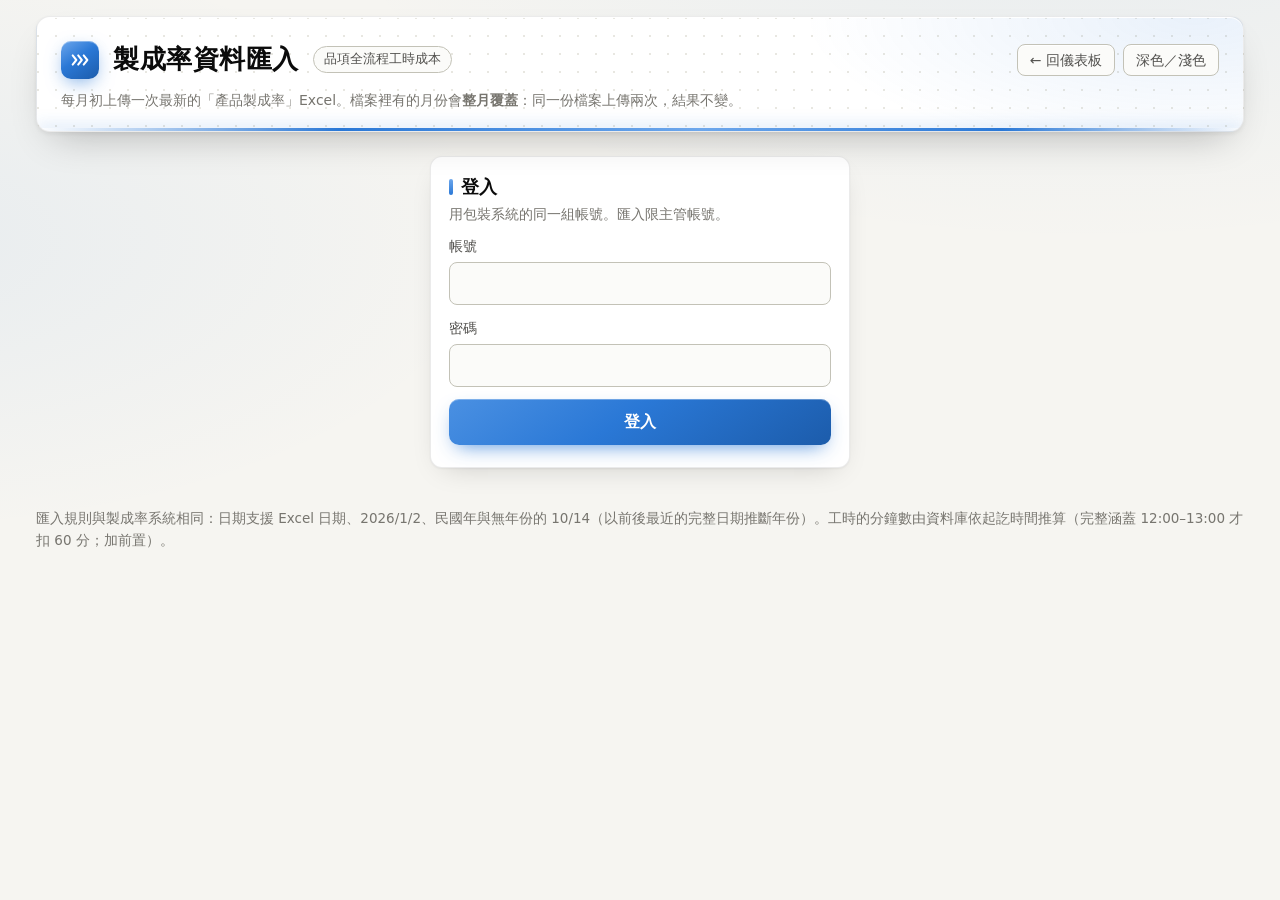
<file: efficiency/import.html>
<!doctype html>
<html lang="zh-Hant">
<head>
<meta charset="utf-8">
<meta name="viewport" content="width=device-width, initial-scale=1">
<title>製成率資料匯入 · 品項全流程工時成本</title>
<link rel="stylesheet" href="style.css">
<script src="vendor/xlsx.full.min.js"></script>
<style>
.steps { display: grid; grid-template-columns: repeat(4, 1fr); gap: 10px; margin: 0 0 16px; }
@media (max-width: 700px) { .steps { grid-template-columns: repeat(2, 1fr); } }
.step { background: var(--card); border: 1px solid var(--line); border-radius: 12px; padding: 10px 14px; box-shadow: var(--shadow), var(--hl); color: var(--muted); font-size: 14px; }
.step b { display: block; font-size: 16px; color: var(--ink-2); }
.step.on { border-color: color-mix(in srgb, var(--accent) 50%, var(--line)); color: var(--ink-2); }
.step.on b { color: var(--accent-2); }
.step.done b::after { content: " ✓"; color: var(--good-ink); }
.drop { display: block; border: 2px dashed var(--axis); border-radius: 12px; padding: 34px 16px; text-align: center; cursor: pointer; background: var(--surface); transition: .15s; }
.drop:hover { border-color: var(--accent); background: var(--accent-wash); }
.drop .big { font-size: 19px; font-weight: 700; }
.drop .ico { font-size: 30px; line-height: 1; margin-bottom: 6px; }
/* 拖曳經過：藍色實線、加粗、放大 */
.drop.drag { border: 3px solid var(--accent); background: color-mix(in srgb, var(--accent) 16%, var(--surface)); transform: scale(1.015);
  box-shadow: 0 0 0 6px color-mix(in srgb, var(--accent) 18%, transparent); }
.drop.drag .big { color: var(--accent-2); }
/* 解析中、已讀取、失敗 */
.drop.busy { border-style: solid; border-color: var(--accent); }
.drop.loaded { border: 2px solid var(--good); background: color-mix(in srgb, var(--good) 12%, var(--surface)); }
.drop.loaded .big { color: var(--good-ink); }
.drop.bad { border: 2px solid var(--crit); background: color-mix(in srgb, var(--crit) 8%, var(--surface)); }
/* 匯入按鈕：檔案讀完後固定在右下角，不用捲動 */
.actions.float { position: fixed; right: 24px; bottom: 24px; z-index: 50; margin: 0; max-width: min(520px, calc(100vw - 48px));
  background: var(--card); border: 1px solid var(--line); border-radius: 14px; padding: 12px 16px;
  box-shadow: 0 14px 34px -10px rgba(0,0,0,.35), var(--hl); }
.actions.float .note { flex: 1 1 200px; }
.actions .jump { color: var(--accent-2); cursor: pointer; text-decoration: underline; }
@media (max-width: 600px) { .actions.float { left: 12px; right: 12px; bottom: 12px; max-width: none; } }
body.has-float { padding-bottom: 110px; }
.msg { white-space: pre-line; }
tr.drop-row td { background: color-mix(in srgb, var(--crit) 9%, transparent); }
tr.skip-row td { color: var(--muted); }
.delta.up { color: var(--good-ink); } .delta.dn { color: var(--crit); font-weight: 700; }
.bar-prog { height: 10px; border-radius: 999px; background: var(--surface); border: 1px solid var(--line); overflow: hidden; margin: 10px 0 4px; }
.bar-prog i { display: block; height: 100%; width: 0; background: linear-gradient(90deg, var(--accent-2), var(--accent)); transition: width .2s; }
.actions { display: flex; gap: 10px; align-items: center; flex-wrap: wrap; margin-top: 14px; }
.confirm { display: flex; gap: 8px; align-items: flex-start; margin-top: 12px; font-size: 15px; }
.confirm input { margin-top: 5px; width: 18px; height: 18px; }
</style>
</head>
<body>
<div class="wrap">
  <header class="app">
    <span class="logo" aria-hidden="true"><svg viewBox="0 0 24 24" fill="none" stroke="#fff" stroke-width="2.2" stroke-linecap="round" stroke-linejoin="round"><path d="M4 7l4 5-4 5M10 7l4 5-4 5M16 7l4 5-4 5"/></svg></span>
    <h1>製成率資料匯入</h1>
    <span class="tag">品項全流程工時成本</span>
    <div class="hdr-btns">
      <a class="theme-btn" href="./" style="text-decoration:none">← 回儀表板</a>
      <button class="theme-btn" id="themeBtn" type="button">深色／淺色</button>
    </div>
    <div class="hdr-note">每月初上傳一次最新的「產品製成率」Excel。檔案裡有的月份會<b>整月覆蓋</b>：同一份檔案上傳兩次，結果不變。</div>
  </header>

  <!-- 登入 -->
  <section id="loginBox" class="card login hidden" style="margin-top:24px">
    <div class="card-head"><div><h2>登入</h2><div class="sub">用包裝系統的同一組帳號。匯入限主管帳號。</div></div></div>
    <form id="loginForm">
      <label>帳號<input id="acc" autocomplete="username" required></label>
      <label>密碼<input id="pw" type="password" autocomplete="current-password" required></label>
      <button class="btn" type="submit" id="loginBtn" style="width:100%">登入</button>
      <div class="err" id="loginErr"></div>
    </form>
  </section>

  <section id="app" class="hidden" style="margin-top:16px">
    <div class="filters" style="justify-content:space-between">
      <span class="who" id="who"></span>
      <button class="tbl-btn" id="logout" type="button">登出</button>
    </div>
    <div class="steps" style="margin-top:16px">
      <div class="step on" id="st1"><b>① 選擇檔案</b>產品製成率 Excel</div>
      <div class="step" id="st2"><b>② 檢查差異</b>每月筆數比對</div>
      <div class="step" id="st3"><b>③ 匯入</b>整月覆蓋</div>
      <div class="step" id="st4"><b>④ 結果</b>檢核與紀錄</div>
    </div>

    <div id="notManager" class="card hidden" style="margin-bottom:16px"><div class="msg" id="notManagerMsg"></div></div>

    <div class="grid">
      <div class="card c12" id="pickCard">
        <div class="card-head"><div><h2>① 選擇檔案</h2><div class="sub">需含「資料總表」與「工時」兩個分頁。檔案只在這台電腦解析，送出的只有表格內容。</div></div></div>
        <label class="drop" id="drop" for="file">
          <div class="ico" id="dropIco" aria-hidden="true">📄</div>
          <div class="big" id="dropTitle">點這裡選擇檔案，或把 Excel 拖進來</div>
          <div class="note" id="dropSub">.xlsx／.xlsm</div>
          <input type="file" id="file" accept=".xlsx,.xlsm,.xls" class="hidden">
        </label>
        <div class="err" id="parseErr"></div>
        <div id="parseInfo" class="note"></div>
      </div>

      <div class="card c12 hidden" id="diffCard">
        <div class="card-head"><div><h2>② 檢查差異</h2>
          <div class="sub">勾選的月份會被新檔<b>整月取代</b>。筆數減少超過 10% 的月份標紅，需要另外確認。</div></div>
          <div class="tools"><button class="tbl-btn" id="selAll" type="button">全選</button><button class="tbl-btn" id="selRecent" type="button">只選最近 2 個月</button></div></div>
        <div class="tblwrap" id="diffTbl"></div>
        <div class="note" id="dbOnly"></div>
        <label class="confirm hidden" id="dropConfirm"><input type="checkbox" id="dropOk"><span id="dropMsg"></span></label>
        <div class="actions" id="actBar">
          <button class="btn" id="go" type="button">③ 開始匯入</button>
          <span class="note" id="goNote"></span>
        </div>
        <div id="prog" class="hidden"><div class="bar-prog"><i id="progBar"></i></div><div class="note" id="progTxt"></div></div>
        <div class="err" id="importErr"></div>
      </div>

      <div class="card c12 hidden" id="resultCard">
        <div class="card-head"><div><h2>④ 結果</h2><div class="sub" id="resultSub"></div></div></div>
        <div class="tblwrap" id="resultTbl"></div>
        <div class="note">「工時異常」＝時間或人數缺漏、結束早於開始，這些列不納入計算，請回 Excel 修正後重新上傳。人時一律依填入的起訖時間計算：生產時段完整涵蓋 12:00–13:00 才扣 60 分，12 點多開工或做到 12 點多都照實計入。「O 欄不同」只是提醒 Excel 的「生產時間×人數」可能打錯，不影響計算。</div>
      </div>

      <div class="card c12">
        <div class="card-head"><div><h2>最近匯入紀錄</h2><div class="sub">誰、什麼時候、哪個檔、覆蓋了哪些月份。</div></div></div>
        <div class="tblwrap" id="hist"></div>
      </div>
    </div>
  </section>
  <footer>匯入規則與製成率系統相同：日期支援 Excel 日期、2026/1/2、民國年與無年份的 10/14（以前後最近的完整日期推斷年份）。工時的分鐘數由資料庫依起訖時間推算（完整涵蓋 12:00–13:00 才扣 60 分；加前置）。</footer>
</div>

<script src="../idle.js"></script>
<script src="core.js"></script>
<script>
'use strict';

/* ══ Excel 解析（規則與 yield-worktime-stats 相同）══════════════ */
function excelSerialToYMD(serial) {
  var d = new Date(Math.round(serial) * 86400000 + Date.UTC(1899, 11, 30));
  return { y: d.getUTCFullYear(), m: d.getUTCMonth() + 1, d: d.getUTCDate() };
}
function ymdKey(o) { return o.y * 10000 + o.m * 100 + o.d; }
function validYMD(y, m, d) { return m >= 1 && m <= 12 && d >= 1 && d <= new Date(Date.UTC(y, m, 0)).getUTCDate(); }
function iso(o) { return o.y + '-' + String(o.m).padStart(2, '0') + '-' + String(o.d).padStart(2, '0'); }
/** 日期欄：Excel 序號、YYYY/M/D、民國年、無年份 M/D（以前後最近的完整日期推斷年份，跨年自動處理） */
function parseDateColumn(raw) {
  var n = raw.length, abs = new Array(n).fill(null), rel = new Array(n).fill(null), i;
  for (i = 0; i < n; i++) {
    var v = raw[i];
    if (v == null) continue;
    if (typeof v === 'number') { if (v > 20000 && v < 80000) abs[i] = excelSerialToYMD(v); continue; }
    if (typeof v !== 'string') continue;
    var parts = v.trim().replace(/[.\-年月]/g, '/').replace(/日/g, '').split(/[\/\s]/).filter(function (p) { return p !== '' && p.indexOf(':') < 0; });
    var nums = parts.map(function (p) { return parseInt(p, 10); });
    if (nums.some(isNaN)) continue;
    if (nums.length === 3) {
      var y = nums[0] < 1000 ? nums[0] + 1911 : nums[0];
      if (validYMD(y, nums[1], nums[2])) abs[i] = { y: y, m: nums[1], d: nums[2] };
    } else if (nums.length === 2) rel[i] = { m: nums[0], d: nums[1] };
  }
  var last = null;
  for (i = 0; i < n; i++) {
    if (abs[i]) { last = abs[i]; continue; }
    if (rel[i] && last) {
      for (var y1 of [last.y, last.y + 1]) {
        if (!validYMD(y1, rel[i].m, rel[i].d)) continue;
        var c = { y: y1, m: rel[i].m, d: rel[i].d };
        if (ymdKey(c) >= ymdKey(last)) { abs[i] = c; last = c; break; }
      }
    }
  }
  var next = null;
  for (i = n - 1; i >= 0; i--) {
    if (abs[i]) { next = abs[i]; continue; }
    if (rel[i] && next) {
      for (var y2 of [next.y, next.y - 1]) {
        if (!validYMD(y2, rel[i].m, rel[i].d)) continue;
        var c2 = { y: y2, m: rel[i].m, d: rel[i].d };
        if (ymdKey(c2) <= ymdKey(next)) { abs[i] = c2; next = c2; break; }
      }
    }
  }
  return abs.map(function (o) { return o ? iso(o) : null; });
}
function toNum(v) {
  if (v == null) return null;
  if (typeof v === 'number') return isFinite(v) ? v : null;
  if (typeof v === 'string') { var s = v.trim().replace(/,/g, ''); if (!s) return null; var f = parseFloat(s); return isNaN(f) ? null : f; }
  return null;
}
function toInt(v) { var n = toNum(v); return n == null ? null : Math.round(n); }
/** 時刻／時長 → 分鐘：Excel 日內小數或 H:MM 字串 */
function timeToMin(v) {
  if (v == null || v === '') return null;
  if (typeof v === 'number') { if (!isFinite(v)) return null; var f = v >= 1 ? v - Math.floor(v) : v; return Math.round(f * 1440); }
  if (typeof v === 'string') {
    var m = v.trim().match(/^(\d{1,2}):(\d{2})(?::(\d{2}))?$/);
    if (m) return (+m[1]) * 60 + (+m[2]) + (m[3] ? Math.round(+m[3] / 60) : 0);
    var x = parseFloat(v); if (!isNaN(x) && x > 0 && x < 1) return Math.round(x * 1440);
  }
  return null;
}
function hhmm(min) { if (min == null) return null; min = Math.min(min, 1439); return String(Math.floor(min / 60)).padStart(2, '0') + ':' + String(min % 60).padStart(2, '0'); }
function normHeader(v) { return v == null ? '' : String(v).replace(/\s/g, ''); }
function findCol(headers, test, fallback) {
  for (var i = 0; i < headers.length; i++) { var x = normHeader(headers[i]); if (x && test(x)) return i; }
  return fallback;
}
var has = function () { var ks = [].slice.call(arguments); return function (x) { return ks.every(function (k) { return x.indexOf(k) >= 0; }); }; };
function findSheet(wb, name) {
  if (wb.Sheets[name]) return wb.Sheets[name];
  var hit = wb.SheetNames.find(function (n) { return n.replace(/\s/g, '').indexOf(name) >= 0; });
  return hit ? wb.Sheets[hit] : null;
}
function cellText(v) { return v == null ? '' : String(v).trim(); }
function textOrNull(v) { var s = cellText(v); return s ? s : null; }

function parseWorkbook(wb) {
  var wsMain = findSheet(wb, '資料總表'), wsWork = findSheet(wb, '工時');
  if (!wsMain || !wsWork) throw new Error('找不到「資料總表」或「工時」分頁。\n這個檔案的分頁有：' + wb.SheetNames.join('、'));
  var out = { runs: [], labour: [], skipRuns: [], skipLabour: [] };

  // ── 資料總表 ──
  var rows = XLSX.utils.sheet_to_json(wsMain, { header: 1, defval: null, raw: true });
  var hd = rows[0] || [];
  var c = {
    date: findCol(hd, has('日期'), 0), code: findCol(hd, has('料號'), 1), name: findCol(hd, has('品項'), 2),
    pots: findCol(hd, has('鍋數'), 3), spec: findCol(hd, has('規格'), 4),
    est: findCol(hd, has('半成品數', '預估'), 6), act: findCol(hd, has('半成品數', '實際'), 7),
    semikg: findCol(hd, has('半成品重量'), 8), defects: findCol(hd, has('不良品數'), 14),
    fg: findCol(hd, function (x) { return x.indexOf('成品數') === 0; }, 15), note: findCol(hd, has('備註'), 19)
  };
  var body = rows.slice(1), dates = parseDateColumn(body.map(function (r) { return r[c.date]; }));
  var seq = {};
  body.forEach(function (r, i) {
    var code = cellText(r[c.code]);
    if (!code || code === '料號') return;
    if (!dates[i]) { out.skipRuns.push({ row: i + 2, code: code, why: '日期無法辨識：' + cellText(r[c.date]) }); return; }
    var k = code + '|' + dates[i]; seq[k] = (seq[k] || 0) + 1;
    out.runs.push({ prod_date: dates[i], sku_code: code, seq: seq[k], sku_name: textOrNull(r[c.name]),
      pots: toNum(r[c.pots]), spec_kg: toNum(r[c.spec]), semi_est: toNum(r[c.est]), semi_act: toNum(r[c.act]),
      semi_kg: toNum(r[c.semikg]), fg_act: toInt(r[c.fg]), defects: toInt(r[c.defects]),
      note: textOrNull(r[c.note]), src_row: i + 2 });
  });

  // ── 工時（製造 E–H、充填 J–M 為固定版面，與製成率系統相同）──
  var wr = XLSX.utils.sheet_to_json(wsWork, { header: 1, defval: null, raw: true });
  var wh = wr[0] || [];
  var o = findCol(wh, has('生產時間', '人數'), 14), tot = findCol(wh, has('總生產時間'), 17);
  var wbody = wr.slice(1), wdates = parseDateColumn(wbody.map(function (r) { return r[0]; }));
  var wseq = {};
  wbody.forEach(function (r, i) {
    var code = cellText(r[1]);
    if (!code || code === '料號') return;
    if (!wdates[i]) { out.skipLabour.push({ row: i + 2, code: code, why: '日期無法辨識：' + cellText(r[0]) }); return; }
    var k = code + '|' + wdates[i]; wseq[k] = (wseq[k] || 0) + 1;
    out.labour.push({ prod_date: wdates[i], sku_code: code, seq: wseq[k], sku_name: textOrNull(r[2]), pots: toNum(r[3]),
      mfg_people: toNum(r[4]), mfg_prep_min: timeToMin(r[5]), mfg_start: hhmm(timeToMin(r[6])), mfg_end: hhmm(timeToMin(r[7])),
      fill_people: toNum(r[9]), fill_prep_min: timeToMin(r[10]), fill_start: hhmm(timeToMin(r[11])), fill_end: hhmm(timeToMin(r[12])),
      listed_person_min: toNum(r[o]), listed_total_min: toNum(r[tot]), src_row: i + 2 });
  });
  return out;
}

/* ══ 畫面流程 ══════════════════════════════════════════════ */
var S = { me: null, file: null, parsed: null, current: {}, months: [], selected: {} };
var CHUNK = 4;      // 一次送幾個月；每次呼叫都是獨立交易
var DROP = 0.9;     // 筆數少於原本 90% 要另外確認

function step(n) { for (var i = 1; i <= 4; i++) { $('st' + i).classList.toggle('on', i === n); $('st' + i).classList.toggle('done', i < n); } }
function show(id, on) { $(id).classList.toggle('hidden', !on); }

/** 登入框；若剛才是因為閒置被登出，順便講原因 */
function showLogin() {
  show('loginBox', true); show('app', false);
  var why = PackingIdle.takeNotice();
  if (why) $('loginErr').textContent = why;
}

function start() {
  if (!loadSession()) { showLogin(); return; }
  whoAmI().then(function (me) {
    if (!me) throw new Error('這個帳號沒有系統角色，請洽 Jackie 哥。');
    S.me = me;
    // 15 分鐘沒操作就登出；匯入進行中不算閒置，讀了檔還沒匯入會特別提醒
    PackingIdle.start({
      busy: function () { return !!S.importing; },
      hasUnsaved: function () { return !!S.parsed && !S.imported; },
      unsavedMsg: '已讀入檔案但還沒按「匯入」，登出後要重新選檔。',
      onLogout: function () { location.reload(); } });
    show('loginBox', false); show('app', true);
    $('who').textContent = '登入者：' + me.display_name + '（' + ({ manager: '主管', operator: '輸入專員', viewer: '檢視者' }[me.role] || me.role) + '）';
    var mgr = me.role === 'manager';
    show('notManager', !mgr); show('pickCard', mgr);
    if (!mgr) $('notManagerMsg').textContent = '只有主管帳號（admin000、admin001）可以匯入製成率資料。\n你可以在下方看到最近的匯入紀錄。';
    loadHistory();
  }).catch(function (e) {
    if (e.status === 401) { clearSession(); showLogin(); return; }
    show('loginBox', true); $('loginErr').textContent = e.message;
  });
}

$('loginForm').addEventListener('submit', function (ev) {
  ev.preventDefault();
  $('loginErr').textContent = ''; $('loginBtn').disabled = true;
  signIn($('acc').value, $('pw').value).then(start)
    .catch(function (e) { $('loginErr').textContent = /Invalid login/i.test(e.message) ? '帳號或密碼不對' : e.message; })
    .then(function () { $('loginBtn').disabled = false; });
});
$('logout').onclick = function () { PackingIdle.signOut(null); clearSession(); location.reload(); };
$('themeBtn').onclick = toggleTheme;

// 匯入按鈕列：檔案讀完後固定在右下角
function floatBar(on) { $('actBar').classList.toggle('float', on); document.body.classList.toggle('has-float', on); }

// ── ① 選檔 ──
var drop = $('drop'), dragN = 0, DROP_IDLE = { ico: '📄', title: '點這裡選擇檔案，或把 Excel 拖進來', sub: '.xlsx／.xlsm' };
function dropState(cls, ico, title, sub) {
  drop.classList.remove('busy', 'loaded', 'bad'); if (cls) drop.classList.add(cls);
  $('dropIco').textContent = ico; $('dropTitle').textContent = title; $('dropSub').textContent = sub;
}
var dropSaved = null;
drop.addEventListener('dragenter', function (e) {
  e.preventDefault();
  if (dragN++ === 0) {
    dropSaved = [$('dropIco').textContent, $('dropTitle').textContent, $('dropSub').textContent];
    drop.classList.add('drag'); $('dropIco').textContent = '⬇'; $('dropTitle').textContent = '放開即可讀取檔案'; $('dropSub').textContent = '';
  }
});
drop.addEventListener('dragover', function (e) { e.preventDefault(); e.dataTransfer.dropEffect = 'copy'; });
drop.addEventListener('dragleave', function () {
  if (--dragN > 0) return;
  dragN = 0; drop.classList.remove('drag');
  if (dropSaved) { $('dropIco').textContent = dropSaved[0]; $('dropTitle').textContent = dropSaved[1]; $('dropSub').textContent = dropSaved[2]; }
});
drop.addEventListener('drop', function (e) {
  e.preventDefault(); dragN = 0; drop.classList.remove('drag');
  if (e.dataTransfer.files[0]) readFile(e.dataTransfer.files[0]);
  else if (dropSaved) { $('dropIco').textContent = dropSaved[0]; $('dropTitle').textContent = dropSaved[1]; $('dropSub').textContent = dropSaved[2]; }
});
['dragover', 'drop'].forEach(function (t) { window.addEventListener(t, function (e) { if (!drop.contains(e.target)) e.preventDefault(); }); });
$('file').addEventListener('change', function (e) { if (e.target.files[0]) readFile(e.target.files[0]); });

function readFile(f) {
  $('parseErr').textContent = ''; $('parseInfo').textContent = '';
  dropState('busy', '⏳', '讀取中…', f.name);
  floatBar(false); show('diffCard', false); show('resultCard', false); step(1);
  var rd = new FileReader();
  rd.onload = function (e) {
    try {
      var wb = XLSX.read(new Uint8Array(e.target.result), { type: 'array', cellDates: false });
      S.file = f.name; S.parsed = parseWorkbook(wb); S.imported = false;
    } catch (err) {
      $('parseErr').textContent = '檔案解析失敗：' + err.message; $('parseInfo').textContent = '';
      dropState('bad', '✕', '這個檔案讀不到', f.name + '　·　點這裡改選其他檔案'); return;
    }
    var p = S.parsed;
    dropState('loaded', '✓', '已讀取：' + f.name, `資料總表 ${fmt(p.runs.length)} 列、工時 ${fmt(p.labour.length)} 列　·　點這裡可改選其他檔案`);
    // 檔名與列數已顯示在綠框裡；這裡只留需要注意的提醒
    $('parseInfo').textContent = p.skipRuns.length + p.skipLabour.length
      ? `⚠ ${p.skipRuns.length + p.skipLabour.length} 列日期無法辨識，不匯入（見下方差異表下的說明）` : '';
    loadDiff();
  };
  rd.readAsArrayBuffer(f);
}

// ── ② 差異 ──
function countByMonth(p) {
  var m = {};
  function g(k) { return m[k] || (m[k] = { runs: 0, fg: 0, labour: 0 }); }
  p.runs.forEach(function (r) { var x = g(r.prod_date.slice(0, 7)); x.runs++; if (r.fg_act != null && r.fg_act > 0) x.fg++; });
  p.labour.forEach(function (r) { g(r.prod_date.slice(0, 7)).labour++; });
  return m;
}
function loadDiff() {
  api('month_counts?select=ym,runs,fg_filled,labour&order=ym').then(function (rows) {
    S.current = {}; (rows || []).forEach(function (r) { S.current[r.ym] = r; });
    S.newCounts = countByMonth(S.parsed);
    S.months = Object.keys(S.newCounts).sort();
    S.selected = {}; S.months.forEach(function (m) { S.selected[m] = true; });
    renderDiff(); show('diffCard', true); step(2); floatBar(true);
  }).catch(function (e) { $('parseErr').textContent = '讀取資料庫現況失敗：' + e.message; });
}
function isDrop(m) {
  var cur = S.current[m], nw = S.newCounts[m];
  return cur && ((cur.runs > 0 && nw.runs < cur.runs * DROP) || (cur.labour > 0 && nw.labour < cur.labour * DROP));
}
function deltaCell(a, b) {
  if (a == null) return h('span', { class: 'delta up' }, '新增');
  var d = b - a;
  return h('span', { class: 'delta ' + (d < 0 && b < a * DROP ? 'dn' : d > 0 ? 'up' : '') }, d === 0 ? '不變' : (d > 0 ? '+' : '') + fmt(d));
}
function renderDiff() {
  var tb = h('tbody');
  S.months.forEach(function (m) {
    var cur = S.current[m], nw = S.newCounts[m], dr = isDrop(m);
    var cb = h('input', { type: 'checkbox', 'aria-label': m + ' 匯入' }); cb.checked = !!S.selected[m];
    cb.onchange = function () { S.selected[m] = cb.checked; renderDiff(); };
    tb.append(h('tr', { class: (dr ? 'drop-row' : '') + (S.selected[m] ? '' : ' skip-row') },
      h('td', null, cb), h('td', null, m),
      h('td', { class: 'n' }, cur ? fmt(cur.runs) : '–'), h('td', { class: 'n' }, fmt(nw.runs)), h('td', { class: 'n' }, deltaCell(cur && cur.runs, nw.runs)),
      h('td', { class: 'n' }, nw.runs ? fmt(nw.fg / nw.runs * 100) + '%' : '–'),
      h('td', { class: 'n' }, cur ? fmt(cur.labour) : '–'), h('td', { class: 'n' }, fmt(nw.labour)), h('td', { class: 'n' }, deltaCell(cur && cur.labour, nw.labour))));
  });
  $('diffTbl').replaceChildren(h('table', { class: 't' }, h('thead', null, h('tr', null,
    h('th', null, '匯入'), h('th', null, '月份'), h('th', { class: 'n' }, '資料總表 目前'), h('th', { class: 'n' }, '新檔'), h('th', { class: 'n' }, '差異'),
    h('th', { class: 'n' }, '成品數已填'), h('th', { class: 'n' }, '工時 目前'), h('th', { class: 'n' }, '新檔'), h('th', { class: 'n' }, '差異'))), tb));
  var dbOnly = Object.keys(S.current).filter(function (m) { return !S.newCounts[m]; });
  var skipped = S.parsed.skipRuns.concat(S.parsed.skipLabour);
  $('dbOnly').replaceChildren(
    dbOnly.length ? '資料庫有、新檔沒有的月份（不會被動到）：' + dbOnly.join('、') + '。' : '',
    skipped.length ? h('div', null, '日期無法辨識、未匯入的列：' + skipped.slice(0, 8).map(function (s) { return '第 ' + s.row + ' 列 ' + s.code; }).join('、') + (skipped.length > 8 ? ' 等 ' + skipped.length + ' 列' : '')) : '');
  var sel = S.months.filter(function (m) { return S.selected[m]; }), drops = sel.filter(isDrop);
  show('dropConfirm', drops.length > 0);
  if (drops.length) $('dropMsg').textContent = '我確認 ' + drops.join('、') + ' 的筆數比資料庫少了 10% 以上，是 Excel 刪除或修正過資料，不是上傳錯檔。';
  else $('dropOk').checked = false;
  updateGo();
}
function updateGo() {
  var sel = S.months.filter(function (m) { return S.selected[m]; });
  var needOk = sel.some(isDrop) && !$('dropOk').checked;
  $('go').disabled = !sel.length || needOk;
  $('go').textContent = sel.length ? '③ 匯入 ' + sel.length + ' 個月份' : '③ 開始匯入';
  if (!sel.length) $('goNote').textContent = '請至少勾選一個月份';
  else if (needOk) $('goNote').replaceChildren('筆數大減的月份需要先確認：', h('span', { class: 'jump', onclick: function () { $('dropConfirm').scrollIntoView({ behavior: 'smooth', block: 'center' }); } }, '前往勾選 ↑'));
  else $('goNote').textContent = '將取代 ' + sel.length + ' 個月份（' + sel[0] + ' ～ ' + sel[sel.length - 1] + '）';
}
$('dropOk').onchange = updateGo;
$('selAll').onclick = function () { S.months.forEach(function (m) { S.selected[m] = true; }); renderDiff(); };
$('selRecent').onclick = function () { var r = S.months.slice(-2); S.months.forEach(function (m) { S.selected[m] = r.indexOf(m) >= 0; }); renderDiff(); };

// ── ③ 匯入：分批送出，每批是一個交易 ──
$('go').onclick = function () {
  var sel = S.months.filter(function (m) { return S.selected[m]; });
  var chunks = []; for (var i = 0; i < sel.length; i += CHUNK) chunks.push(sel.slice(i, i + CHUNK));
  $('go').disabled = true; $('importErr').textContent = ''; show('prog', true); step(3);
  S.importing = true;
  var done = [], totals = { runs: 0, labour: 0 };
  (function next(k) {
    $('progBar').style.width = (k / chunks.length * 100) + '%';
    $('go').textContent = '匯入中… ' + k + ' / ' + chunks.length + ' 批';
    if (k === chunks.length) { S.importing = false; S.imported = true; $('progTxt').textContent = '完成'; finish(done, totals); return; }
    var ms = chunks[k];
    $('progTxt').textContent = '匯入中 ' + ms[0] + (ms.length > 1 ? ' ～ ' + ms[ms.length - 1] : '') + '（第 ' + (k + 1) + ' / ' + chunks.length + ' 批）';
    var inM = function (r) { return ms.indexOf(r.prod_date.slice(0, 7)) >= 0; };
    api('rpc/import_months', { method: 'POST', body: JSON.stringify({
      p_file: S.file, p_months: ms, p_runs: S.parsed.runs.filter(inM), p_labour: S.parsed.labour.filter(inM) }) })
      .then(function (res) { done = done.concat(ms); totals.runs += res.runs; totals.labour += res.labour; next(k + 1); })
      .catch(function (e) {
        $('importErr').textContent = '第 ' + (k + 1) + ' 批（' + ms.join('、') + '）失敗，這一批已全部取消、資料庫維持原樣：\n' + e.message
          + (done.length ? '\n前面已完成的月份：' + done.join('、') + '（已成功寫入）' : '');
        S.importing = false;
        $('go').disabled = false; updateGo(); if (done.length) finish(done, totals);
      });
  })(0);
};

// ── ④ 結果 ──
function finish(months, totals) {
  step(4);
  if (!$('importErr').textContent) { floatBar(false); $('go').textContent = '✓ 已匯入'; }
  Promise.all([api('month_counts?select=ym,runs,fg_filled,labour&order=ym'), api('labour_status_by_month?select=ym,ok,invalid,empty,o_mismatch&order=ym')])
    .then(function (res) {
      var mc = {}, ls = {}; res[0].forEach(function (r) { mc[r.ym] = r; }); res[1].forEach(function (r) { ls[r.ym] = r; });
      $('resultSub').textContent = '已匯入 ' + months.length + ' 個月份：資料總表 ' + fmt(totals.runs) + ' 列、工時 ' + fmt(totals.labour) + ' 列。';
      var rows = months.slice().reverse().map(function (m) {
        var a = mc[m] || {}, b = ls[m] || {};
        return h('tr', null, h('td', null, m), h('td', { class: 'n' }, fmt(a.runs)),
          h('td', { class: 'n' }, a.runs ? h('span', { class: 'st fixed ' + (a.fg_filled / a.runs >= 0.95 ? 'good' : 'warn') }, h('span', null, fmt(a.fg_filled / a.runs * 100) + '%')) : '–'),
          h('td', { class: 'n' }, fmt(b.ok)), h('td', { class: 'n' }, b.invalid ? h('span', { class: 'st fixed warn' }, h('span', null, fmt(b.invalid))) : '0'), h('td', { class: 'n' }, fmt(b.empty)), h('td', { class: 'n' }, b.o_mismatch ? fmt(b.o_mismatch) : '0'));
      });
      $('resultTbl').replaceChildren(h('table', { class: 't' }, h('thead', null, h('tr', null,
        h('th', null, '月份'), h('th', { class: 'n' }, '資料總表'), h('th', { class: 'n' }, '結案率（成品數已填）'),
        h('th', { class: 'n' }, '工時 有效'), h('th', { class: 'n' }, '工時 異常'), h('th', { class: 'n' }, '非人工列'), h('th', { class: 'n' }, 'O 欄不同（僅提醒）'))), h('tbody', null, rows)));
      show('resultCard', true); loadHistory();
      if (!$('actBar').classList.contains('float')) $('resultCard').scrollIntoView({ behavior: 'smooth', block: 'start' });
    }).catch(function (e) { $('importErr').textContent = '匯入完成，但讀取結果失敗：' + e.message; });
}

function loadHistory() {
  Promise.all([api('imports?select=id,file_name,months,runs_rows,labour_rows,imported_by,imported_at&order=id.desc&limit=8'),
               api('members?select=user_id,display_name', { schema: 'packing' }).catch(function () { return []; })])
    .then(function (res) {
      var who = {}; res[1].forEach(function (m) { who[m.user_id] = m.display_name; });
      if (!res[0].length) { $('hist').replaceChildren(h('div', { class: 'empty' }, '還沒有匯入紀錄')); return; }
      $('hist').replaceChildren(h('table', { class: 't' }, h('thead', null, h('tr', null,
        h('th', null, '時間'), h('th', null, '匯入者'), h('th', null, '檔案'), h('th', null, '月份'), h('th', { class: 'n' }, '資料總表'), h('th', { class: 'n' }, '工時'))),
        h('tbody', null, res[0].map(function (r) {
          var ms = (r.months || []).slice().sort();
          return h('tr', null, h('td', null, new Date(r.imported_at).toLocaleString('zh-TW', { hour12: false })), h('td', null, who[r.imported_by] || '–'),
            h('td', null, r.file_name), h('td', null, ms.length > 2 ? ms[0] + ' ～ ' + ms[ms.length - 1] + '（' + ms.length + ' 個月）' : ms.join('、')),
            h('td', { class: 'n' }, fmt(r.runs_rows)), h('td', { class: 'n' }, fmt(r.labour_rows)));
        }))));
    }).catch(function (e) { $('hist').replaceChildren(h('div', { class: 'err' }, '讀取匯入紀錄失敗：' + e.message)); });
}

PackingIdle.expireIfStale();      // 上次操作超過 15 分鐘（例如隔天才開）就先作廢登入
start();
</script>
</body>
</html>
</file>
<file: efficiency/style.css>
/* 品項全流程工時成本：共用樣式（設計稿第 3 版定案：第 1 版配色＋立體感）。 */

/* ── 色彩：沿用第 1 版（暖白底＋藍色主色）。圖表三色經色覺障礙驗證 ── */
:root {
  color-scheme: light;
  --page: #f6f5f1; --page-glow: rgba(42,120,214,.07);
  --card: #ffffff; --surface: #fbfbf9; --line: rgba(11,11,11,.08);
  --ink: #0b0b0b; --ink-2: #52514e; --muted: #77756f;
  --grid: #e8e7e1; --axis: #c3c2b7; --ring: rgba(11,11,11,.08);
  --accent: #2a78d6; --accent-2: #1c5cab; --accent-3: #6da7ec; --accent-wash: rgba(42,120,214,.10);
  --s1: #2a78d6; --s2: #eb6834; --s3: #1baf7a;
  --s1-ink: #ffffff; --s2-ink: #ffffff; --s3-ink: #0b0b0b;
  --pt: #2a78d6; --band: rgba(42,120,214,.07);
  --good: #0ca30c; --good-ink: #006300; --warn: #fab219; --serious: #ec835a; --crit: #d03b3b;
  --div-neg-3: #b8322f; --div-neg-2: #e06d68; --div-neg-1: #f3b8b2; --div-mid: #f0efec;
  --div-pos-1: #b7d3f6; --div-pos-2: #6da7ec; --div-pos-3: #256abf;
  --tip: #0b0b0b; --tip-ink: #ffffff;
  --shadow: 0 1px 2px rgba(11,11,11,.05), 0 10px 28px -14px rgba(11,11,11,.22);
  --shadow-hi: 0 2px 4px rgba(11,11,11,.06), 0 18px 40px -18px rgba(11,11,11,.30);
  --hl: inset 0 1px 0 rgba(255,255,255,.95);
}
@media (prefers-color-scheme: dark) {
  :root:where(:not([data-theme="light"])) {
    color-scheme: dark;
    --page: #0d0d0d; --page-glow: rgba(57,135,229,.10);
    --card: #1a1a19; --surface: #222220; --line: rgba(255,255,255,.09);
    --ink: #ffffff; --ink-2: #c3c2b7; --muted: #9a9890;
    --grid: #2c2c2a; --axis: #383835; --ring: rgba(255,255,255,.09);
    --accent: #3987e5; --accent-2: #2a78d6; --accent-3: #86b6ef; --accent-wash: rgba(57,135,229,.16);
    --s1: #3987e5; --s2: #d95926; --s3: #199e70;
    --s1-ink: #ffffff; --s2-ink: #ffffff; --s3-ink: #0b0b0b;
    --pt: #3987e5; --band: rgba(57,135,229,.12);
    --good-ink: #0ca30c;
    --div-neg-3: #e66767; --div-neg-2: #a8423f; --div-neg-1: #5a2a28; --div-mid: #383835;
    --div-pos-1: #1f3a5c; --div-pos-2: #2a5c99; --div-pos-3: #6da7ec;
    --tip: #f0efec; --tip-ink: #0b0b0b;
    --shadow: 0 1px 2px rgba(0,0,0,.4), 0 14px 34px -16px rgba(0,0,0,.8);
    --shadow-hi: 0 2px 4px rgba(0,0,0,.45), 0 20px 44px -18px rgba(0,0,0,.9);
    --hl: inset 0 1px 0 rgba(255,255,255,.06);
  }
}
:root[data-theme="dark"] {
    color-scheme: dark;
    --page: #0d0d0d; --page-glow: rgba(57,135,229,.10);
    --card: #1a1a19; --surface: #222220; --line: rgba(255,255,255,.09);
    --ink: #ffffff; --ink-2: #c3c2b7; --muted: #9a9890;
    --grid: #2c2c2a; --axis: #383835; --ring: rgba(255,255,255,.09);
    --accent: #3987e5; --accent-2: #2a78d6; --accent-3: #86b6ef; --accent-wash: rgba(57,135,229,.16);
    --s1: #3987e5; --s2: #d95926; --s3: #199e70;
    --s1-ink: #ffffff; --s2-ink: #ffffff; --s3-ink: #0b0b0b;
    --pt: #3987e5; --band: rgba(57,135,229,.12);
    --good-ink: #0ca30c;
    --div-neg-3: #e66767; --div-neg-2: #a8423f; --div-neg-1: #5a2a28; --div-mid: #383835;
    --div-pos-1: #1f3a5c; --div-pos-2: #2a5c99; --div-pos-3: #6da7ec;
    --tip: #f0efec; --tip-ink: #0b0b0b;
    --shadow: 0 1px 2px rgba(0,0,0,.4), 0 14px 34px -16px rgba(0,0,0,.8);
    --shadow-hi: 0 2px 4px rgba(0,0,0,.45), 0 20px 44px -18px rgba(0,0,0,.9);
    --hl: inset 0 1px 0 rgba(255,255,255,.06);
  }

* { box-sizing: border-box; }
html, body { margin: 0; }
body {
  background:
    radial-gradient(1100px 520px at 85% -120px, var(--page-glow), transparent 70%),
    radial-gradient(900px 420px at -10% 240px, var(--page-glow), transparent 70%),
    var(--page);
  background-attachment: fixed;
  color: var(--ink);
  font: 16.5px/1.6 system-ui, -apple-system, "Segoe UI", "Microsoft JhengHei", "Noto Sans TC", sans-serif;
  -webkit-font-smoothing: antialiased;
}
.wrap { max-width: 1240px; margin: 0 auto; padding: 0 16px 64px; }

/* ── 頁首：深色立體橫幅＋點陣網格＋陶土橘光線 ── */
header.app {
  position: relative; overflow: hidden; margin: 16px 0 0; padding: 22px 24px 20px; border-radius: 14px;
  background:
    radial-gradient(560px 200px at 96% 0%, var(--accent-wash), transparent 70%),
    radial-gradient(1px 1px at 1px 1px, var(--grid) 1px, transparent 0) 0 0 / 18px 18px,
    var(--card);
  color: var(--ink); border: 1px solid var(--line); box-shadow: var(--shadow-hi), var(--hl);
  display: flex; flex-wrap: wrap; align-items: center; gap: 8px 14px;
}
header.app::after { content: ""; position: absolute; left: 0; right: 0; bottom: 0; height: 3px;
  background: linear-gradient(90deg, transparent, var(--accent) 25%, var(--accent-3) 55%, var(--accent) 80%, transparent);
  box-shadow: 0 0 16px rgba(42,120,214,.55); }
.logo { width: 38px; height: 38px; border-radius: 10px; flex: none; display: grid; place-items: center;
  background: linear-gradient(145deg, #6da7ec, #2a78d6 45%, #1c5cab); box-shadow: 0 6px 18px -4px rgba(42,120,214,.6), inset 0 1px 0 rgba(255,255,255,.35); }
.logo svg { width: 22px; height: 22px; }
header.app h1 { font-size: 26px; margin: 0; font-weight: 700; letter-spacing: .02em; }
.tag { font-size: 13px; padding: 2px 10px; border-radius: 999px; border: 1px solid var(--axis); color: var(--ink-2); background: var(--surface); }
.tag.mock { border-color: var(--serious); color: var(--ink); background: color-mix(in srgb, var(--serious) 14%, transparent); }
.hdr-note { width: 100%; color: var(--muted); font-size: 14px; }
.hdr-btns { margin-left: auto; display: flex; gap: 8px; flex-wrap: wrap; justify-content: flex-end; }
.hdr-btns .theme-btn { white-space: nowrap; }
.theme-btn { font: inherit; font-size: 14px; background: var(--surface); border: 1px solid var(--axis);
  color: var(--ink-2); border-radius: 8px; padding: 4px 12px; cursor: pointer; box-shadow: var(--hl); }
.theme-btn:hover { border-color: var(--accent); color: var(--ink); }
.theme-btn.help { color: var(--accent-2); border-color: color-mix(in srgb, var(--accent) 45%, var(--axis)); font-weight: 600; }

/* ── 篩選列：玻璃質感，固定在上方 ── */
.filters { position: sticky; top: 8px; z-index: 20; margin-top: 14px;
  display: flex; flex-wrap: wrap; gap: 10px 18px; align-items: center; padding: 10px 16px;
  background: color-mix(in srgb, var(--card) 78%, transparent); backdrop-filter: blur(14px) saturate(1.3);
  border: 1px solid var(--line); border-radius: 12px; box-shadow: var(--shadow), var(--hl); }
.filters.plain { position: static; margin: 0 0 14px; }
.filters label { display: flex; align-items: center; gap: 8px; font-size: 15px; color: var(--ink-2); }
select, input[type=number], input[type=search] {
  font: inherit; font-size: 15.5px; color: var(--ink); background: var(--surface);
  border: 1px solid var(--axis); border-radius: 8px; padding: 5px 10px; box-shadow: inset 0 1px 2px rgba(0,0,0,.05); }
select:focus, input:focus { outline: 2px solid var(--accent); outline-offset: 1px; }
input[type=number] { width: 96px; }
.rate-hint { font-size: 13px; color: var(--muted); }

/* ── 分頁：立體膠囊 ── */
nav.tabs { display: flex; gap: 6px; overflow-x: auto; margin: 16px 0 18px; padding: 6px;
  background: var(--card); border: 1px solid var(--line); border-radius: 14px; box-shadow: var(--shadow), var(--hl); }
nav.tabs button { font: inherit; font-size: 16px; background: none; border: 0; border-radius: 10px;
  padding: 8px 16px; color: var(--ink-2); cursor: pointer; white-space: nowrap; text-align: left; transition: background .15s; }
nav.tabs button:hover { background: var(--accent-wash); }
nav.tabs button[aria-selected=true] { color: #fff; font-weight: 700;
  background: linear-gradient(145deg, #4a90e2, #2a78d6 45%, #1c5cab);
  box-shadow: 0 8px 20px -8px rgba(42,120,214,.85), inset 0 1px 0 rgba(255,255,255,.3); }
nav.tabs button .q { display: block; font-size: 12.5px; font-weight: 400; color: var(--muted); }
nav.tabs button[aria-selected=true] .q { color: rgba(255,255,255,.85); }
.page { display: none; } .page.on { display: block; animation: rise .25s ease; }
@keyframes rise { from { opacity: 0; transform: translateY(6px); } to { opacity: 1; transform: none; } }
@media (prefers-reduced-motion: reduce) { .page.on { animation: none; } }

/* ── 結論句 ── */
.lede { position: relative; font-size: 20px; line-height: 1.55; margin: 0 0 18px; padding: 16px 20px 16px 24px; background: var(--card);
  border-radius: 12px; border: 1px solid var(--line); box-shadow: var(--shadow), var(--hl); overflow: hidden; }
.lede::before { content: ""; position: absolute; left: 0; top: 0; bottom: 0; width: 5px; background: linear-gradient(180deg, var(--accent-3), var(--accent), var(--accent-2)); }
.lede b { font-weight: 700; }
.lede .src { display: block; font-size: 13.5px; color: var(--muted); margin-top: 4px; }

/* ── 卡片與格線 ── */
.grid { display: grid; gap: 16px; grid-template-columns: repeat(12, 1fr); }
.c12 { grid-column: span 12; } .c8 { grid-column: span 8; } .c7 { grid-column: span 7; }
.c6 { grid-column: span 6; } .c5 { grid-column: span 5; } .c4 { grid-column: span 4; }
@media (max-width: 900px) { .c8, .c7, .c6, .c5, .c4 { grid-column: span 12; } }
.card { background: var(--card); border-radius: 12px; border: 1px solid var(--line); box-shadow: var(--shadow), var(--hl); padding: 16px 18px 14px; min-width: 0; }
.card h2 { font-size: 17.5px; margin: 0; font-weight: 700; display: flex; align-items: center; gap: 8px; }
.card h2::before { content: ""; width: 4px; height: 16px; border-radius: 2px; background: linear-gradient(180deg, var(--accent-3), var(--accent)); flex: none; }
.card .sub { font-size: 14px; color: var(--muted); margin: 2px 0 10px; }
.card-head { display: flex; gap: 10px; align-items: flex-start; justify-content: space-between; flex-wrap: wrap; }
.card-head > div:first-child { flex: 1 1 280px; min-width: 0; }
.tools { display: flex; gap: 8px; align-items: center; flex-wrap: wrap; font-size: 14px; color: var(--ink-2); }
.tbl-btn { flex: none; font: inherit; font-size: 13px; color: var(--ink-2); background: var(--surface);
  border: 1px solid var(--axis); border-radius: 8px; padding: 3px 10px; cursor: pointer; box-shadow: var(--hl); }
.tbl-btn:hover { border-color: var(--accent); color: var(--ink); }
.chart { position: relative; width: 100%; }
.chart svg { display: block; overflow: visible; }
.chart text { font-size: 12.5px; fill: var(--muted); font-variant-numeric: tabular-nums; }
.chart text.lab { fill: var(--ink-2); font-size: 13px; }
.chart text.strong { fill: var(--ink); font-weight: 600; }
.legend { display: flex; flex-wrap: wrap; gap: 4px 16px; font-size: 13.5px; color: var(--ink-2); margin: 2px 0 6px; }
.legend i { display: inline-block; width: 12px; height: 12px; border-radius: 3px; margin-right: 6px; vertical-align: -1px; }
.legend i.line { height: 2px; border-radius: 1px; vertical-align: 4px; width: 16px; }
.note { font-size: 13.5px; color: var(--muted); margin-top: 8px; }

/* ── KPI：頂部漸層光條；主指標用深色立體卡 ── */
.kpis { display: grid; gap: 12px; grid-template-columns: repeat(5, 1fr); margin-bottom: 16px; }
@media (max-width: 1000px) { .kpis { grid-template-columns: repeat(2, 1fr); } }
.kpi { position: relative; overflow: hidden; background: var(--card); border-radius: 12px; border: 1px solid var(--line);
  box-shadow: var(--shadow), var(--hl); padding: 14px 15px 13px; min-width: 0; }
.kpi::before { content: ""; position: absolute; left: 0; right: 0; top: 0; height: 3px; background: linear-gradient(90deg, var(--accent), var(--accent-3)); opacity: .9; }
.kpi .k { font-size: 14px; color: var(--ink-2); }
.kpi .v { font-size: 30px; font-weight: 650; line-height: 1.25; margin-top: 2px; }
.kpi .v small { font-size: 15px; font-weight: 500; color: var(--ink-2); margin-left: 3px; }
.kpi .d { font-size: 13.5px; color: var(--muted); }
.kpi .d .up { color: var(--good-ink); font-weight: 600; } .kpi .d .dn { color: var(--crit); font-weight: 600; }
.kpi.hero { border-color: color-mix(in srgb, var(--accent) 35%, var(--line));
  background: radial-gradient(260px 140px at 100% 0%, var(--accent-wash), transparent 70%), var(--card);
  box-shadow: 0 16px 36px -16px rgba(42,120,214,.45), var(--hl); }
.kpi.hero::before { height: 4px; }
.kpi.hero .v { font-size: 48px; }
.spark { margin-top: 4px; }

/* ── 表格 ── */
table.t { width: 100%; border-collapse: collapse; font-size: 14.5px; font-variant-numeric: tabular-nums; }
table.t th { text-align: left; font-weight: 600; color: var(--ink-2); font-size: 13.5px; padding: 8px;
  border-bottom: 1px solid var(--axis); white-space: nowrap; background: var(--surface); }
table.t th:first-child { border-top-left-radius: 8px; } table.t th:last-child { border-top-right-radius: 8px; }
table.t td { padding: 7px 8px; border-bottom: 1px solid var(--grid); vertical-align: middle; }
table.t td.n, table.t th.n { text-align: right; }
table.t tr.click { cursor: pointer; } table.t tr.click:hover td { background: var(--accent-wash); }
.code { font-weight: 600; } .nm { color: var(--ink-2); }
.tblwrap { overflow-x: auto; }
.data-table { margin-top: 10px; display: none; } .data-table.on { display: block; }

/* ── 狀態（顏色一定搭配圖示與文字）── */
.st { display: inline-flex; align-items: center; gap: 5px; font-size: 13.5px; white-space: nowrap; }
.st::before { content: ""; width: 10px; height: 10px; border-radius: 50%; background: currentColor; box-shadow: 0 0 6px currentColor; }
.st.good { color: var(--good-ink); } .st.warn { color: #9a6b00; } .st.crit { color: var(--crit); } .st.mute { color: var(--muted); }
.st.mute::before { box-shadow: none; }
:root[data-theme="dark"] .st.warn { color: var(--warn); }
@media (prefers-color-scheme: dark) { :root:where(:not([data-theme="light"])) .st.warn { color: var(--warn); } }
.st span { color: var(--ink); }

/* ── 熱圖 ── */
.heat { border-collapse: separate; border-spacing: 3px; font-size: 13.5px; font-variant-numeric: tabular-nums; width: 100%; }
.heat th { font-weight: 600; color: var(--ink-2); font-size: 13px; padding: 4px 6px; text-align: center; white-space: nowrap; }
.heat th.rowh { text-align: left; font-weight: 400; color: var(--ink); white-space: nowrap; cursor: pointer; }
.heat th.rowh:hover .code { color: var(--accent); }
.heat th.rowh .nm { font-size: 12.5px; }
.heat td { text-align: center; padding: 6px 4px; border-radius: 6px; min-width: 50px; cursor: default;
  box-shadow: inset 0 1px 0 rgba(255,255,255,.18), 0 1px 2px rgba(0,0,0,.06); }
.heat td.sel { outline: 2px solid var(--ink); outline-offset: -1px; }
.heat td.na { background: transparent; color: var(--muted); box-shadow: none; }
.heat-scale { display: flex; align-items: center; gap: 8px; font-size: 13px; color: var(--ink-2); margin: 4px 0 8px; flex-wrap: wrap; }
.heat-scale .sw { display: flex; gap: 2px; } .heat-scale .sw i { width: 28px; height: 12px; border-radius: 3px; }

/* ── 橫條 ── */
.hbars { display: grid; grid-template-columns: minmax(150px, max-content) 1fr; gap: 6px 12px; align-items: center; font-size: 14px; }
.hbars .lbl { white-space: nowrap; overflow: hidden; text-overflow: ellipsis; max-width: 260px; }
.hbars .lbl .nm { font-size: 13px; }
.hbars .row { position: relative; height: 22px; display: flex; align-items: center; cursor: pointer; }
.hbars .bar { flex: none; height: 16px; border-radius: 0 4px 4px 0; background: linear-gradient(90deg, var(--accent-2), var(--accent)); min-width: 2px;
  box-shadow: 0 4px 10px -6px rgba(42,120,214,.8), inset 0 1px 0 rgba(255,255,255,.25); }
.hbars .bar.mute { background: var(--axis); box-shadow: none; }
.hbars .bar.bad { background: linear-gradient(90deg, #b5302f, var(--crit)); box-shadow: 0 4px 10px -6px rgba(208,59,59,.9); }
.hbars .val { margin-left: 8px; font-size: 13.5px; color: var(--ink); white-space: nowrap; font-variant-numeric: tabular-nums; }
.hbars .val .flag { color: var(--crit); font-weight: 700; margin-left: 4px; }
.hbars .row:hover .bar { filter: brightness(1.12); }

/* ── 工段比較（標準 vs 實際）── */
.stagecmp { display: grid; grid-template-columns: 70px 1fr; gap: 14px 12px; align-items: center; font-size: 14px; }
.stagecmp .track { position: relative; height: 20px; background: var(--surface); border-radius: 4px; }
.stagecmp .bar { position: absolute; left: 0; top: 2px; height: 16px; border-radius: 0 4px 4px 0; }
.stagecmp .std { position: absolute; top: -3px; width: 2px; height: 26px; background: var(--ink); }
.stagecmp .val { position: absolute; top: -1px; font-size: 13.5px; white-space: nowrap; font-variant-numeric: tabular-nums; }

/* ── 批次成本卡 ── */
.bcards { display: grid; gap: 12px; grid-template-columns: repeat(auto-fill, minmax(250px, 1fr)); }
.bcard { border-radius: 12px; border: 1px solid var(--line); padding: 12px 14px; background: linear-gradient(180deg, var(--surface), var(--card)); box-shadow: var(--shadow), var(--hl); }
.bcard .t1 { font-weight: 700; } .bcard .t2 { font-size: 13.5px; color: var(--muted); }
.bcard dl { display: grid; grid-template-columns: 1fr auto; gap: 2px 10px; margin: 8px 0 0; font-size: 14.5px; font-variant-numeric: tabular-nums; }
.bcard dt { color: var(--ink-2); } .bcard dd { margin: 0; text-align: right; }
.bcard .big { font-size: 22px; font-weight: 650; }

/* ── 健康度 ── */
.lights { display: grid; gap: 12px; grid-template-columns: repeat(4, 1fr); }
@media (max-width: 900px) { .lights { grid-template-columns: repeat(2, 1fr); } }
.light { border-radius: 12px; border: 1px solid var(--line); box-shadow: var(--shadow), var(--hl); padding: 12px 14px; background: var(--card); }
.light .k { font-size: 14px; color: var(--ink-2); } .light .v { font-size: 22px; font-weight: 650; margin: 2px 0; }

/* ── ROI ── */
.roi { display: grid; gap: 12px 18px; grid-template-columns: repeat(auto-fit, minmax(180px, 1fr)); align-items: end; }
.roi label { display: grid; gap: 4px; font-size: 14px; color: var(--ink-2); }
.roi input, .roi select { width: 100%; }
.roi-out { display: grid; gap: 12px; grid-template-columns: repeat(auto-fit, minmax(180px, 1fr)); margin-top: 14px; }
.roi-out .kpi .v { font-size: 26px; }

/* ── 成本試算器 ── */
.calc { background:
    radial-gradient(520px 200px at 100% 0%, var(--accent-wash), transparent 70%), var(--card); }
.calc-ctl { display: grid; gap: 14px 22px; grid-template-columns: minmax(220px, 1.1fr) minmax(260px, 2fr) auto; align-items: end; }
@media (max-width: 900px) { .calc-ctl { grid-template-columns: 1fr; } }
.calc-ctl label { display: grid; gap: 6px; font-size: 14px; color: var(--ink-2); }
.qty { display: flex; align-items: center; gap: 12px; }
.qty input[type=range] { flex: 1; accent-color: var(--accent); height: 28px; }
.qty input[type=number] { width: 110px; font-weight: 700; }
.seg { display: inline-flex; padding: 3px; border-radius: 10px; background: var(--surface); border: 1px solid var(--axis); }
.seg button { font: inherit; font-size: 14px; border: 0; background: none; color: var(--ink-2); padding: 5px 12px; border-radius: 8px; cursor: pointer; }
.seg button[aria-pressed=true] { background: var(--card); color: var(--ink); font-weight: 700; box-shadow: 0 2px 6px rgba(0,0,0,.12); }
.calc-out { display: grid; gap: 12px; grid-template-columns: repeat(3, 1fr) 1.25fr; margin-top: 16px; }
@media (max-width: 900px) { .calc-out { grid-template-columns: repeat(2, 1fr); } }
.calc-out .kpi .v { font-size: 26px; }
.calc-out .kpi .sw { display: inline-block; width: 10px; height: 10px; border-radius: 3px; margin-right: 6px; }
.calc-out .kpi.hero .v { font-size: 36px; }
.compo { margin-top: 14px; }
.compo .barwrap { display: flex; gap: 2px; height: 30px; border-radius: 8px; overflow: hidden; box-shadow: inset 0 1px 2px rgba(0,0,0,.08); }
.compo .seg2 { display: flex; align-items: center; justify-content: center; color: #fff; font-size: 13.5px; font-weight: 600; white-space: nowrap; overflow: hidden;
  box-shadow: inset 0 1px 0 rgba(255,255,255,.25); }
.formula { margin-top: 10px; font-size: 13.5px; color: var(--ink-2); font-variant-numeric: tabular-nums; line-height: 1.75; }
.formula b { color: var(--ink); }
.go-btn { font: inherit; font-size: 14px; margin-left: 12px; color: #fff; border: 0; border-radius: 8px; padding: 4px 12px; cursor: pointer;
  background: linear-gradient(145deg, #4a90e2, #1c5cab); box-shadow: 0 6px 14px -6px rgba(42,120,214,.9); vertical-align: 2px; }

/* ── 提示框 ── */
#tip { position: fixed; z-index: 50; pointer-events: none; background: var(--tip); color: var(--tip-ink);
  font-size: 13.5px; line-height: 1.45; padding: 8px 10px; border-radius: 8px; max-width: 320px;
  box-shadow: 0 10px 28px rgba(0,0,0,.28); opacity: 0; transition: opacity .08s; }
#tip.on { opacity: 1; }
#tip .tv { font-weight: 700; font-size: 15px; }
#tip .tr { display: flex; align-items: center; gap: 7px; }
#tip .tr i { width: 12px; height: 2px; border-radius: 1px; flex: none; }
#tip .tl { opacity: .78; }

.search { width: 220px; }
.empty { color: var(--muted); font-size: 14.5px; padding: 18px 0; text-align: center; }
footer { margin-top: 36px; font-size: 13.5px; color: var(--muted); }

/* ── 狀態點固定對齊（比值、樣本數等數字欄）── */
.st.fixed { display: inline-grid; grid-template-columns: 10px 4.6em; gap: 6px; align-items: center; justify-items: end; }
.st.fixed.blank::before { background: transparent; box-shadow: none; }

/* ── 計算說明：每張卡片可展開，另有完整說明視窗 ── */
details.why { margin: -4px 0 10px; font-size: 13.5px; color: var(--ink-2); }
details.why summary { cursor: pointer; color: var(--accent-2); width: max-content; list-style: none; font-weight: 600; }
details.why summary::-webkit-details-marker { display: none; }
details.why summary::before { content: "ⓘ "; }
details.why[open] summary { margin-bottom: 6px; }
details.why .box { background: var(--surface); border: 1px solid var(--line); border-left: 3px solid var(--accent); border-radius: 8px; padding: 9px 12px; line-height: 1.7; }
details.why .box b { color: var(--ink); }
details.why .box code, dialog code { font-family: inherit; background: var(--accent-wash); border-radius: 4px; padding: 0 4px; color: var(--ink); }
dialog#help { width: min(860px, calc(100vw - 32px)); max-height: calc(100vh - 48px); border: 1px solid var(--line); border-radius: 14px; padding: 0;
  background: var(--card); color: var(--ink); box-shadow: 0 30px 80px -20px rgba(0,0,0,.5); }
dialog#help::backdrop { background: rgba(11,11,11,.45); backdrop-filter: blur(3px); }
dialog#help .hd { position: sticky; top: 0; display: flex; align-items: center; justify-content: space-between; padding: 14px 20px;
  background: var(--card); border-bottom: 1px solid var(--line); }
dialog#help .hd h2 { margin: 0; font-size: 19px; }
dialog#help .bd { padding: 6px 20px 20px; font-size: 15px; line-height: 1.7; }
dialog#help h3 { font-size: 16px; margin: 18px 0 6px; color: var(--accent-2); }
dialog#help table.t td:first-child { white-space: nowrap; font-weight: 600; }
.warnbox { margin-top: 10px; padding: 10px 12px; border-radius: 8px; font-size: 14px; line-height: 1.7;
  background: color-mix(in srgb, var(--warn) 14%, transparent); border: 1px solid color-mix(in srgb, var(--warn) 55%, transparent); }

/* ── 登入、按鈕（匯入頁與儀表板共用）── */
.login { max-width: 420px; margin: 40px auto; }
.login label { display: grid; gap: 4px; margin-bottom: 12px; font-size: 14px; color: var(--ink-2); }
.login input { font: inherit; font-size: 16px; padding: 8px 10px; border: 1px solid var(--axis); border-radius: 8px; background: var(--surface); color: var(--ink); }
.btn { font: inherit; font-size: 16px; font-weight: 700; color: #fff; border: 0; border-radius: 10px; padding: 10px 22px; cursor: pointer;
  background: linear-gradient(145deg, #4a90e2, #2a78d6 45%, #1c5cab); box-shadow: 0 8px 20px -8px rgba(42,120,214,.85), inset 0 1px 0 rgba(255,255,255,.3); }
.btn:disabled { opacity: .45; cursor: not-allowed; box-shadow: none; }
.btn.ghost { color: var(--ink-2); background: var(--surface); border: 1px solid var(--axis); box-shadow: var(--hl); font-weight: 600; }
.err { color: var(--crit); white-space: pre-line; font-size: 14.5px; margin-top: 8px; }
.who { font-size: 14px; color: var(--ink-2); }
.hidden { display: none !important; }

/* ── 手機：工段比較的數字移到條下方，避免撐出畫面 ── */
@media (max-width: 600px) {
  .stagecmp .track { margin-bottom: 22px; }
  .stagecmp .val { left: 0 !important; top: 22px; }
}
</file>
